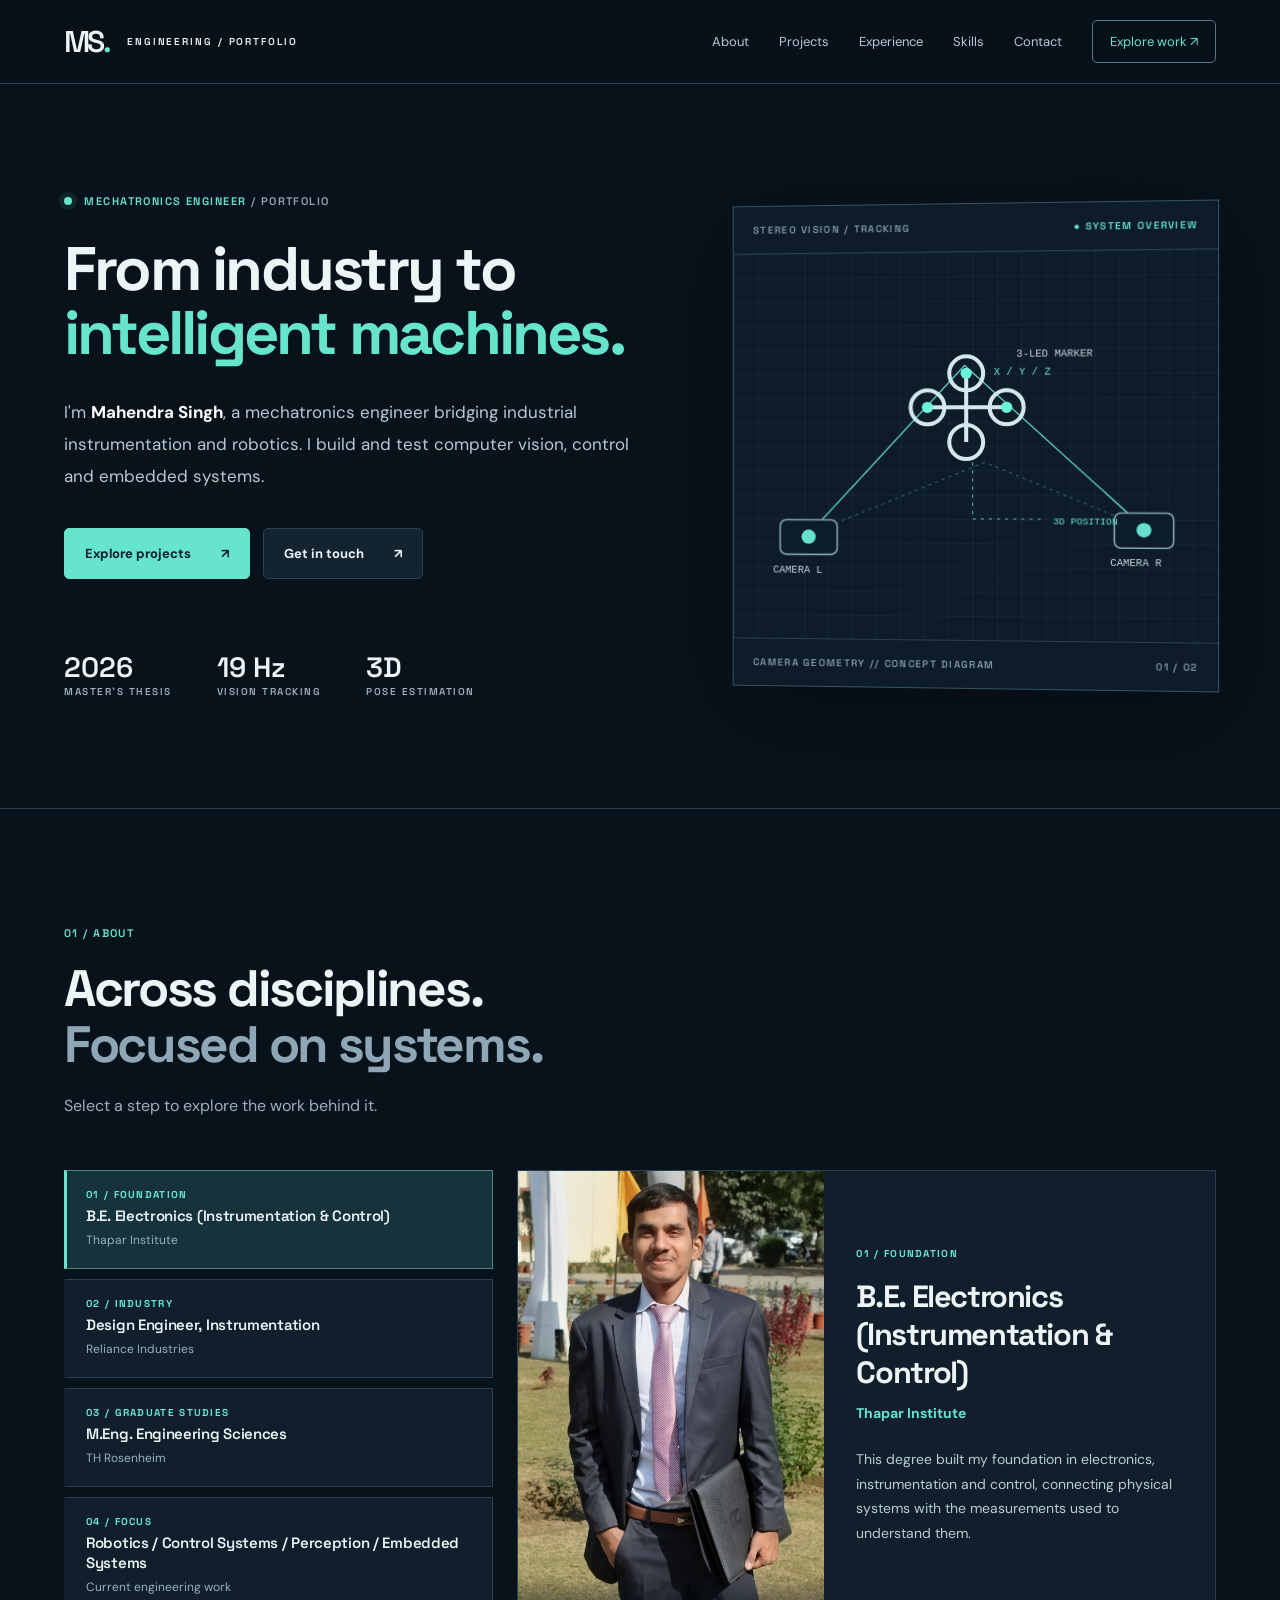
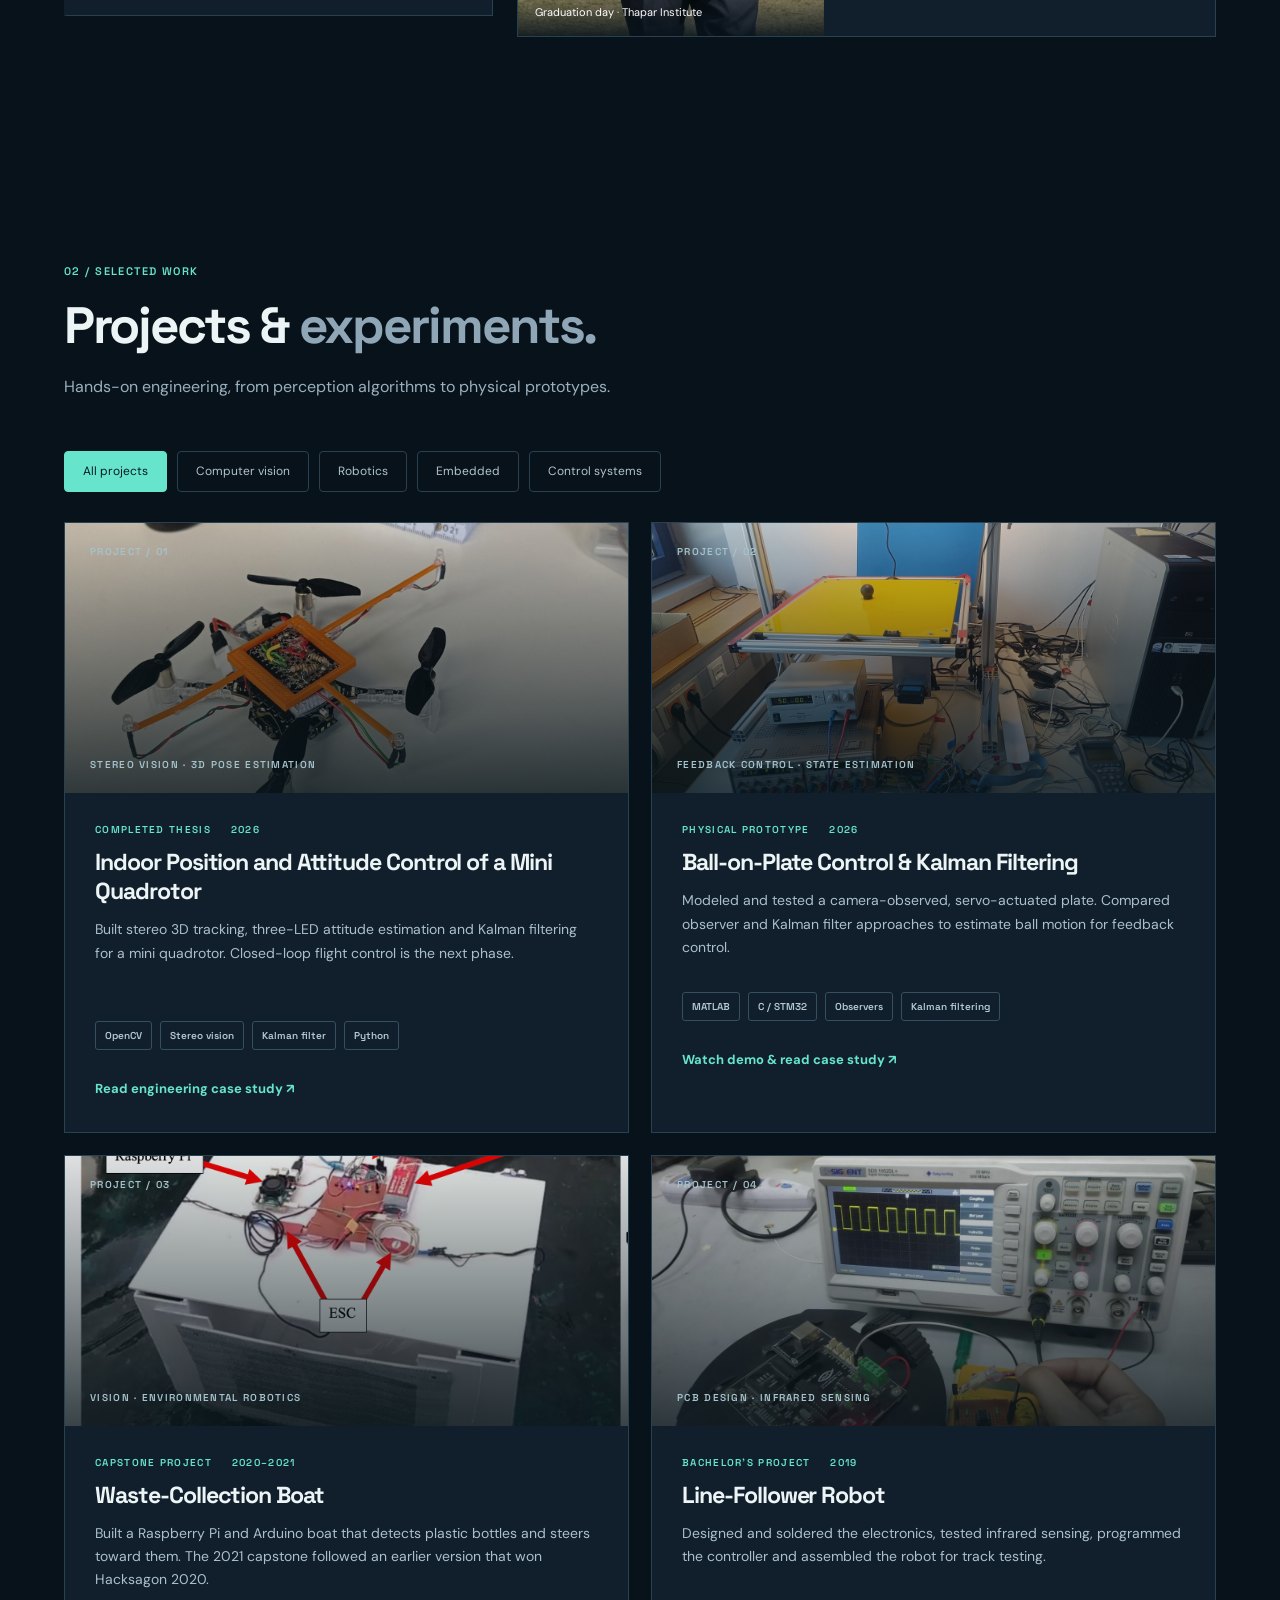
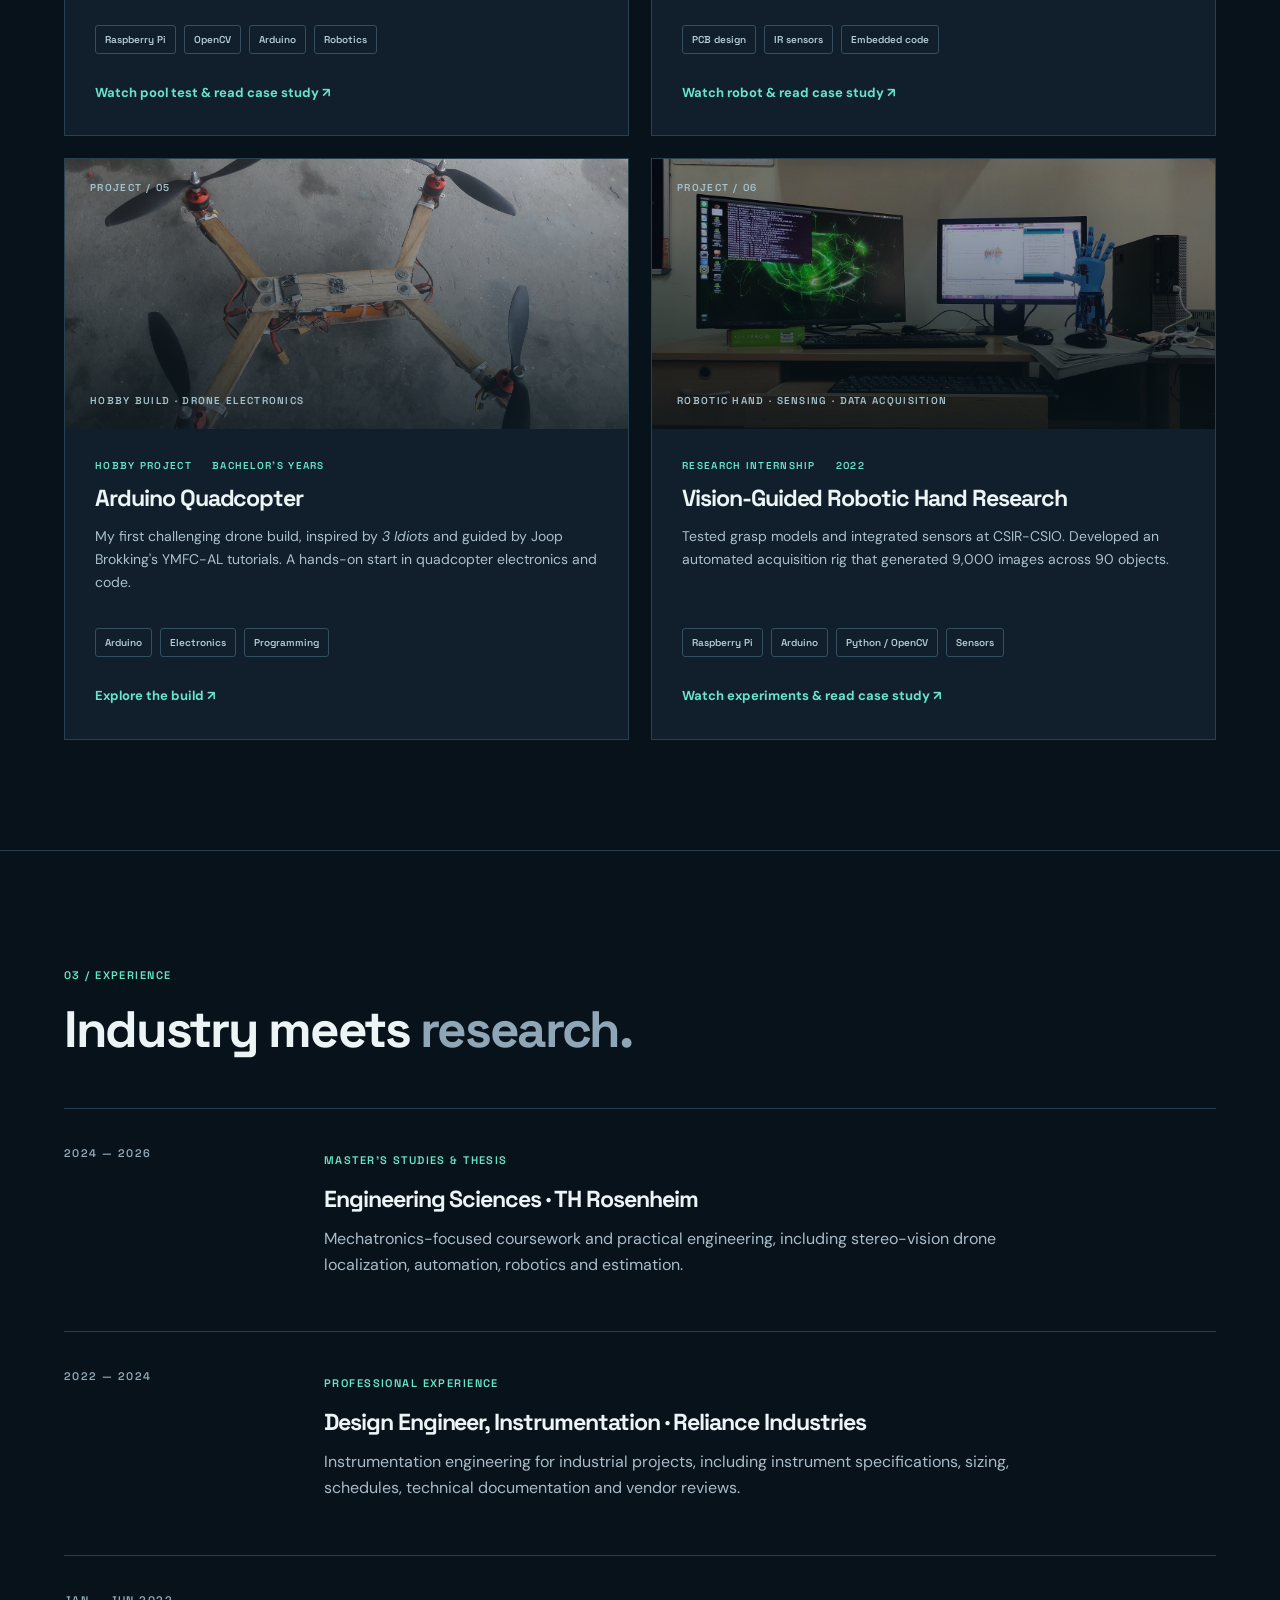
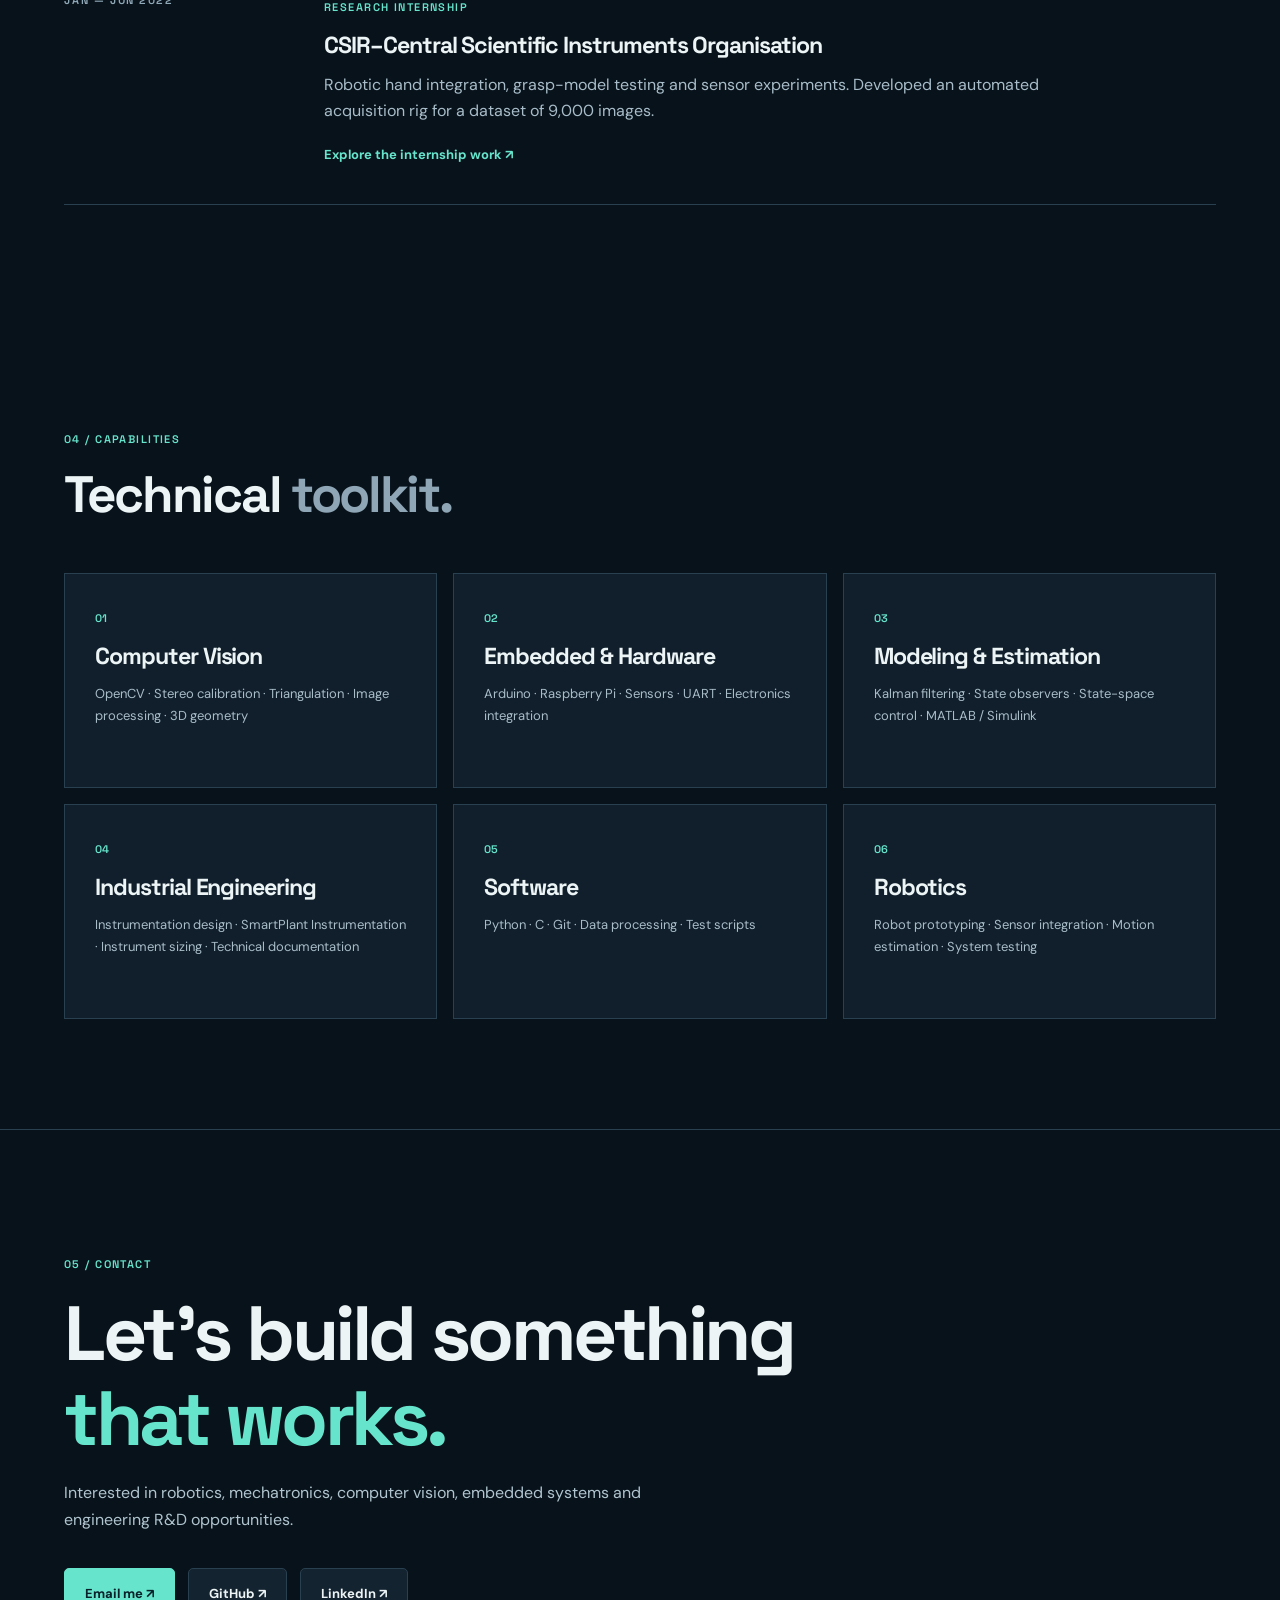
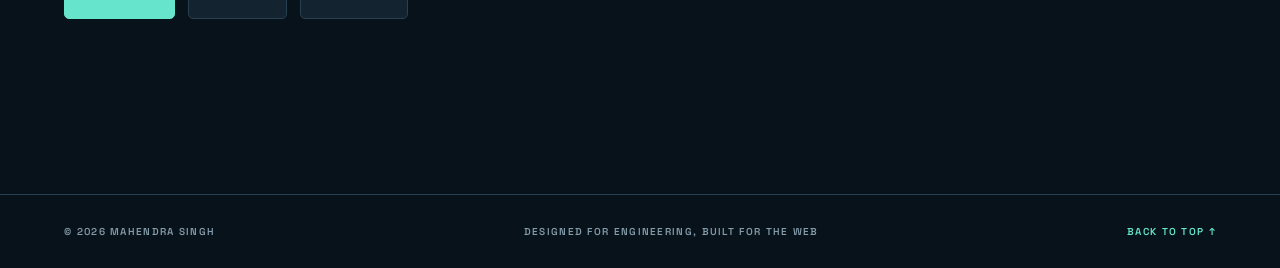
<file: index.html>
<!doctype html>
<html lang="en"><head><meta charset="utf-8"><meta name="viewport" content="width=device-width, initial-scale=1">
<meta name="description" content="Mahendra Singh is a mechatronics engineer with industrial instrumentation experience and robotics projects in computer vision, control and embedded systems.">
<title>Mahendra Singh | Engineering Portfolio</title><link rel="stylesheet" href="styles.css?v=8"></head>
<body>
<header class="topbar"><a class="brand" href="#home"><span class="brandmark">MS<span class="dot">.</span></span><span>ENGINEERING / PORTFOLIO</span></a><button class="menu" aria-label="Toggle navigation" aria-expanded="false">☰</button><nav id="nav"><a href="#about">About</a><a href="#projects">Projects</a><a href="#experience">Experience</a><a href="#skills">Skills</a><a href="#contact">Contact</a><a class="nav-cta" href="#projects">Explore work ↗</a></nav></header>
<main>
<section class="hero section" id="home"><div class="hero-content"><p class="eyebrow"><span class="pulse"></span> MECHATRONICS ENGINEER <span class="muted">/ PORTFOLIO</span></p><h1>From industry to<br><em>intelligent machines.</em></h1><p class="intro">I'm <strong>Mahendra Singh</strong>, a mechatronics engineer bridging industrial instrumentation and robotics. I build and test computer vision, control and embedded systems.</p><div class="actions"><a class="btn primary" href="#projects">Explore projects <span>↗</span></a><a class="btn secondary" href="#contact">Get in touch <span>↗</span></a></div><div class="hero-stats"><div><strong>2026</strong><small>MASTER'S THESIS</small></div><div><strong>19 Hz</strong><small>VISION TRACKING</small></div><div><strong>3D</strong><small>POSE ESTIMATION</small></div></div></div><div class="hero-visual"><div class="visual-head"><span>STEREO VISION / TRACKING</span><span class="green">● SYSTEM OVERVIEW</span></div><svg viewBox="0 0 600 480" role="img" aria-label="Conceptual stereo-camera drone localization diagram"><defs><pattern id="grid" width="30" height="30" patternUnits="userSpaceOnUse"><path d="M30 0H0V30" fill="none" stroke="#24394a" stroke-width=".7"/></pattern><linearGradient id="beam" x1="0" x2="1"><stop stop-color="#55d5c5" stop-opacity=".23"/><stop offset="1" stop-color="#55d5c5" stop-opacity="0"/></linearGradient></defs><rect width="600" height="480" fill="url(#grid)"/><path d="M95 350L290 140L510 340" fill="none" stroke="#4c7186" stroke-dasharray="5 8"/><path d="M95 350L290 140L510 340" fill="none" stroke="#67e0cf" stroke-width="1.5"/><path d="M95 350L315 260L510 340" fill="none" stroke="#67e0cf" stroke-opacity=".5" stroke-dasharray="4 5"/><g stroke="#d5e8ef" stroke-width="5" fill="none"><path d="M244 192L342 192M292 150V235"/><circle cx="244" cy="192" r="21"/><circle cx="342" cy="192" r="21"/><circle cx="292" cy="150" r="21"/><circle cx="292" cy="235" r="21"/></g><g fill="#6cf5da"><circle cx="292" cy="150" r="7"/><circle cx="244" cy="192" r="7"/><circle cx="342" cy="192" r="7"/></g><g fill="#0c1c28" stroke="#83a1b1" stroke-width="2"><rect x="59" y="332" width="72" height="43" rx="8"/><rect x="474" y="322" width="72" height="43" rx="8"/></g><g fill="#67e0cf"><circle cx="95" cy="353" r="9"/><circle cx="510" cy="343" r="9"/></g><g font-family="monospace" font-size="13" fill="#c2d4df"><text x="50" y="398">CAMERA L</text><text x="469" y="387">CAMERA R</text><text x="354" y="130">3-LED MARKER</text><text x="326" y="152" fill="#67e0cf">X / Y / Z</text></g><path d="M300 260v70h90" fill="none" stroke="#67e0cf" stroke-dasharray="4 6"/><text x="399" y="336" font-family="monospace" font-size="12" fill="#67e0cf">3D POSITION</text></svg><div class="visual-foot"><span>CAMERA GEOMETRY // CONCEPT DIAGRAM</span><span>01 / 02</span></div></div></section>
<section class="section about" id="about"><div class="section-head"><span class="section-number">01 / ABOUT</span><h2>Across disciplines.<br><span class="dim">Focused on systems.</span></h2><p>Select a step to explore the work behind it.</p></div><div class="milestone-layout"><div class="milestone-tabs" role="tablist" aria-label="Professional journey">
<button class="milestone-tab is-active" id="milestone-tab-foundation" type="button" role="tab" aria-controls="milestone-foundation" aria-selected="true" tabindex="0" data-milestone-tab="foundation"><span class="milestone-index">01 / FOUNDATION</span><strong>B.E. Electronics (Instrumentation &amp; Control)</strong><small>Thapar Institute</small></button>
<button class="milestone-tab" id="milestone-tab-industry" type="button" role="tab" aria-controls="milestone-industry" aria-selected="false" tabindex="-1" data-milestone-tab="industry"><span class="milestone-index">02 / INDUSTRY</span><strong>Design Engineer, Instrumentation</strong><small>Reliance Industries</small></button>
<button class="milestone-tab" id="milestone-tab-graduate" type="button" role="tab" aria-controls="milestone-graduate" aria-selected="false" tabindex="-1" data-milestone-tab="graduate"><span class="milestone-index">03 / GRADUATE STUDIES</span><strong>M.Eng. Engineering Sciences</strong><small>TH Rosenheim</small></button>
<button class="milestone-tab" id="milestone-tab-focus" type="button" role="tab" aria-controls="milestone-focus" aria-selected="false" tabindex="-1" data-milestone-tab="focus"><span class="milestone-index">04 / FOCUS</span><strong>Robotics / Control Systems / Perception / Embedded Systems</strong><small>Current engineering work</small></button>
</div><div class="milestone-panels">
<article class="milestone-panel is-active" id="milestone-foundation" role="tabpanel" aria-labelledby="milestone-tab-foundation"><figure><img src="assets/profile/graduation.jpg" width="1284" height="1800" loading="lazy" alt="Mahendra Singh on graduation day, holding his degree folder"><figcaption>Graduation day · Thapar Institute</figcaption></figure><div class="milestone-copy"><span class="milestone-index">01 / FOUNDATION</span><h3>B.E. Electronics (Instrumentation &amp; Control)</h3><p class="milestone-org">Thapar Institute</p><p>This degree built my foundation in electronics, instrumentation and control, connecting physical systems with the measurements used to understand them.</p></div></article>
<article class="milestone-panel" id="milestone-industry" role="tabpanel" aria-labelledby="milestone-tab-industry" hidden><figure><img src="assets/profile/reliance.jpg" width="599" height="969" loading="lazy" alt="Mahendra Singh in engineering safety wear at Reliance Industries"><figcaption>Instrumentation engineering · Reliance Industries</figcaption></figure><div class="milestone-copy"><span class="milestone-index">02 / INDUSTRY</span><h3>Design Engineer, Instrumentation</h3><p class="milestone-org">Reliance Industries · 2022–2024</p><p>I worked on instrument specifications, sizing, technical documentation and vendor reviews for industrial projects.</p></div></article>
<article class="milestone-panel" id="milestone-graduate" role="tabpanel" aria-labelledby="milestone-tab-graduate" hidden><figure><img src="assets/profile/mahendra1.jpg" width="2252" height="4000" loading="lazy" alt="Mahendra Singh at an engineering exhibition during his master’s studies"><figcaption>Mahendra Singh · master’s studies</figcaption></figure><div class="milestone-copy"><span class="milestone-index">03 / GRADUATE STUDIES</span><h3>M.Eng. Engineering Sciences</h3><p class="milestone-org">TH Rosenheim · 2024–2026</p><p>My graduate work moved toward mechatronics and robotics, including stereo-vision drone localization, state estimation and experimental validation.</p></div></article>
<article class="milestone-panel" id="milestone-focus" role="tabpanel" aria-labelledby="milestone-tab-focus" hidden><figure><img src="assets/drone/three-led-marker-web.jpg" width="787" height="1400" loading="lazy" alt="Mini quadrotor with a custom three-LED marker used for vision-based localization"><figcaption>Vision-based drone localization · project hardware</figcaption></figure><div class="milestone-copy"><span class="milestone-index">04 / FOCUS</span><h3>Robotics, control, perception and embedded systems</h3><p class="milestone-org">From measurements to working prototypes</p><p>I combine sensing, software and hardware, then test how the whole system performs. The drone and ball-on-plate projects show this approach in practice.</p><a class="text-link" href="#projects">Explore selected projects ↗</a></div></article>
</div></div></section>
<section class="section projects" id="projects"><div class="section-head"><span class="section-number">02 / SELECTED WORK</span><h2>Projects &amp; <span class="dim">experiments.</span></h2><p>Hands-on engineering, from perception algorithms to physical prototypes.</p></div><div class="filters" role="group" aria-label="Project filters"><button class="filter active" data-filter="all" aria-pressed="true">All projects</button><button class="filter" data-filter="vision" aria-pressed="false">Computer vision</button><button class="filter" data-filter="robotics" aria-pressed="false">Robotics</button><button class="filter" data-filter="embedded" aria-pressed="false">Embedded</button><button class="filter" data-filter="control" aria-pressed="false">Control systems</button></div><div class="project-grid">
<article class="project-card featured" data-tags="vision robotics embedded"><div class="project-art art-drone project-photo" style="background-image:linear-gradient(180deg,#07141a22,#07141acc),url('assets/drone/three-led-marker-web.jpg')"><span class="art-index">PROJECT / 01</span><span class="art-label">STEREO VISION · 3D POSE ESTIMATION</span></div><div class="project-body"><div class="tags"><span>COMPLETED THESIS</span><span>2026</span></div><h3>Indoor Position and Attitude Control of a Mini Quadrotor</h3><p>Built stereo 3D tracking, three-LED attitude estimation and Kalman filtering for a mini quadrotor. Closed-loop flight control is the next phase.</p><div class="chips"><span>OpenCV</span><span>Stereo vision</span><span>Kalman filter</span><span>Python</span></div><a class="text-link" href="drone-tracking.html">Read engineering case study ↗</a></div></article>

<article class="project-card" data-tags="vision robotics embedded control"><div class="project-art project-photo art-ball" style="background-image:linear-gradient(180deg,#07141a22,#07141acc),url('assets/ball-on-plate/plate-setup.jpg')"><span class="art-index">PROJECT / 02</span><span class="art-label">FEEDBACK CONTROL · STATE ESTIMATION</span></div><div class="project-body"><div class="tags"><span>PHYSICAL PROTOTYPE</span><span>2026</span></div><h3>Ball-on-Plate Control &amp; Kalman Filtering</h3><p>Modeled and tested a camera-observed, servo-actuated plate. Compared observer and Kalman filter approaches to estimate ball motion for feedback control.</p><div class="chips"><span>MATLAB</span><span>C / STM32</span><span>Observers</span><span>Kalman filtering</span></div><a class="text-link" href="ball-on-plate.html">Watch demo &amp; read case study ↗</a></div></article>
<article class="project-card" data-tags="robotics vision embedded"><div class="project-art project-photo art-waste" style="background-image:linear-gradient(180deg,#07141a22,#07141acc),url('assets/boat/boat-hardware.png')"><span class="art-index">PROJECT / 03</span><span class="art-label">VISION · ENVIRONMENTAL ROBOTICS</span></div><div class="project-body"><div class="tags"><span>CAPSTONE PROJECT</span><span>2020–2021</span></div><h3>Waste-Collection Boat</h3><p>Built a Raspberry Pi and Arduino boat that detects plastic bottles and steers toward them. The 2021 capstone followed an earlier version that won Hacksagon 2020.</p><div class="chips"><span>Raspberry Pi</span><span>OpenCV</span><span>Arduino</span><span>Robotics</span></div><a class="text-link" href="waste-collection-boat.html">Watch pool test &amp; read case study ↗</a></div></article>
<article class="project-card" data-tags="robotics embedded"><div class="project-art project-photo art-line" style="background-image:linear-gradient(180deg,#07141a22,#07141acc),url('assets/line-follower/bench-test.jpg')"><span class="art-index">PROJECT / 04</span><span class="art-label">PCB DESIGN · INFRARED SENSING</span></div><div class="project-body"><div class="tags"><span>BACHELOR'S PROJECT</span><span>2019</span></div><h3>Line-Follower Robot</h3><p>Designed and soldered the electronics, tested infrared sensing, programmed the controller and assembled the robot for track testing.</p><div class="chips"><span>PCB design</span><span>IR sensors</span><span>Embedded code</span></div><a class="text-link" href="line-follower.html">Watch robot &amp; read case study ↗</a></div></article>
<article class="project-card" data-tags="robotics embedded control"><div class="project-art project-photo art-quadcopter" style="background-image:linear-gradient(180deg,#07141a22,#07141acc),url('assets/quadcopter/assembled.jpg')"><span class="art-index">PROJECT / 05</span><span class="art-label">HOBBY BUILD · DRONE ELECTRONICS</span></div><div class="project-body"><div class="tags"><span>HOBBY PROJECT</span><span>BACHELOR'S YEARS</span></div><h3>Arduino Quadcopter</h3><p>My first challenging drone build, inspired by <em>3 Idiots</em> and guided by Joop Brokking's YMFC-AL tutorials. A hands-on start in quadcopter electronics and code.</p><div class="chips"><span>Arduino</span><span>Electronics</span><span>Programming</span></div><a class="text-link" href="arduino-quadcopter.html">Explore the build ↗</a></div></article>
<article class="project-card" data-tags="vision embedded robotics"><div class="project-art project-photo art-csio" style="background-image:linear-gradient(180deg,#07141a22,#07141acc),url('assets/csio/workbench.jpg')"><span class="art-index">PROJECT / 06</span><span class="art-label">ROBOTIC HAND · SENSING · DATA ACQUISITION</span></div><div class="project-body"><div class="tags"><span>RESEARCH INTERNSHIP</span><span>2022</span></div><h3>Vision-Guided Robotic Hand Research</h3><p>Tested grasp models and integrated sensors at CSIR-CSIO. Developed an automated acquisition rig that generated 9,000 images across 90 objects.</p><div class="chips"><span>Raspberry Pi</span><span>Arduino</span><span>Python / OpenCV</span><span>Sensors</span></div><a class="text-link" href="csio-robotic-hand.html">Watch experiments &amp; read case study ↗</a></div></article>
</div></section>
<section class="section experience" id="experience"><div class="section-head"><span class="section-number">03 / EXPERIENCE</span><h2>Industry meets <span class="dim">research.</span></h2></div><div class="timeline"><div class="timeline-item"><div class="time">2024 — 2026</div><div><span class="eyebrow">MASTER'S STUDIES &amp; THESIS</span><h3>Engineering Sciences · TH Rosenheim</h3><p>Mechatronics-focused coursework and practical engineering, including stereo-vision drone localization, automation, robotics and estimation.</p></div></div><div class="timeline-item"><div class="time">2022 — 2024</div><div><span class="eyebrow">PROFESSIONAL EXPERIENCE</span><h3>Design Engineer, Instrumentation · Reliance Industries</h3><p>Instrumentation engineering for industrial projects, including instrument specifications, sizing, schedules, technical documentation and vendor reviews.</p></div></div><div class="timeline-item"><div class="time">JAN — JUN 2022</div><div><span class="eyebrow">RESEARCH INTERNSHIP</span><h3>CSIR–Central Scientific Instruments Organisation</h3><p>Robotic hand integration, grasp-model testing and sensor experiments. Developed an automated acquisition rig for a dataset of 9,000 images.</p><a class="text-link" href="csio-robotic-hand.html">Explore the internship work ↗</a></div></div></div></section>
<section class="section skills" id="skills"><div class="section-head"><span class="section-number">04 / CAPABILITIES</span><h2>Technical <span class="dim">toolkit.</span></h2></div><div class="skills-grid"><div class="skill-box"><span>01</span><h3>Computer Vision</h3><p>OpenCV · Stereo calibration · Triangulation · Image processing · 3D geometry</p></div><div class="skill-box"><span>02</span><h3>Embedded &amp; Hardware</h3><p>Arduino · Raspberry Pi · Sensors · UART · Electronics integration</p></div><div class="skill-box"><span>03</span><h3>Modeling &amp; Estimation</h3><p>Kalman filtering · State observers · State-space control · MATLAB / Simulink</p></div><div class="skill-box"><span>04</span><h3>Industrial Engineering</h3><p>Instrumentation design · SmartPlant Instrumentation · Instrument sizing · Technical documentation</p></div><div class="skill-box"><span>05</span><h3>Software</h3><p>Python · C · Git · Data processing · Test scripts</p></div><div class="skill-box"><span>06</span><h3>Robotics</h3><p>Robot prototyping · Sensor integration · Motion estimation · System testing</p></div></div></section>
<section class="section contact" id="contact"><span class="section-number">05 / CONTACT</span><h2>Let's build something<br><em>that works.</em></h2><p>Interested in robotics, mechatronics, computer vision, embedded systems and engineering R&amp;D opportunities.</p><div class="actions"><a class="btn primary" href="mailto:mahendra7754singh@gmail.com?subject=Engineering%20Portfolio%20Inquiry">Email me ↗</a><a class="btn secondary" href="https://github.com/Mahendra7754" target="_blank" rel="noopener">GitHub ↗</a><a class="btn secondary" href="https://www.linkedin.com/in/mahendra-singh-7754s/" target="_blank" rel="noopener">LinkedIn ↗</a></div></section>
</main><footer><span>© <span id="year">2026</span> MAHENDRA SINGH</span><span>DESIGNED FOR ENGINEERING, BUILT FOR THE WEB</span><a href="#home">BACK TO TOP ↑</a></footer><script src="script.js?v=5"></script></body></html>
</file>
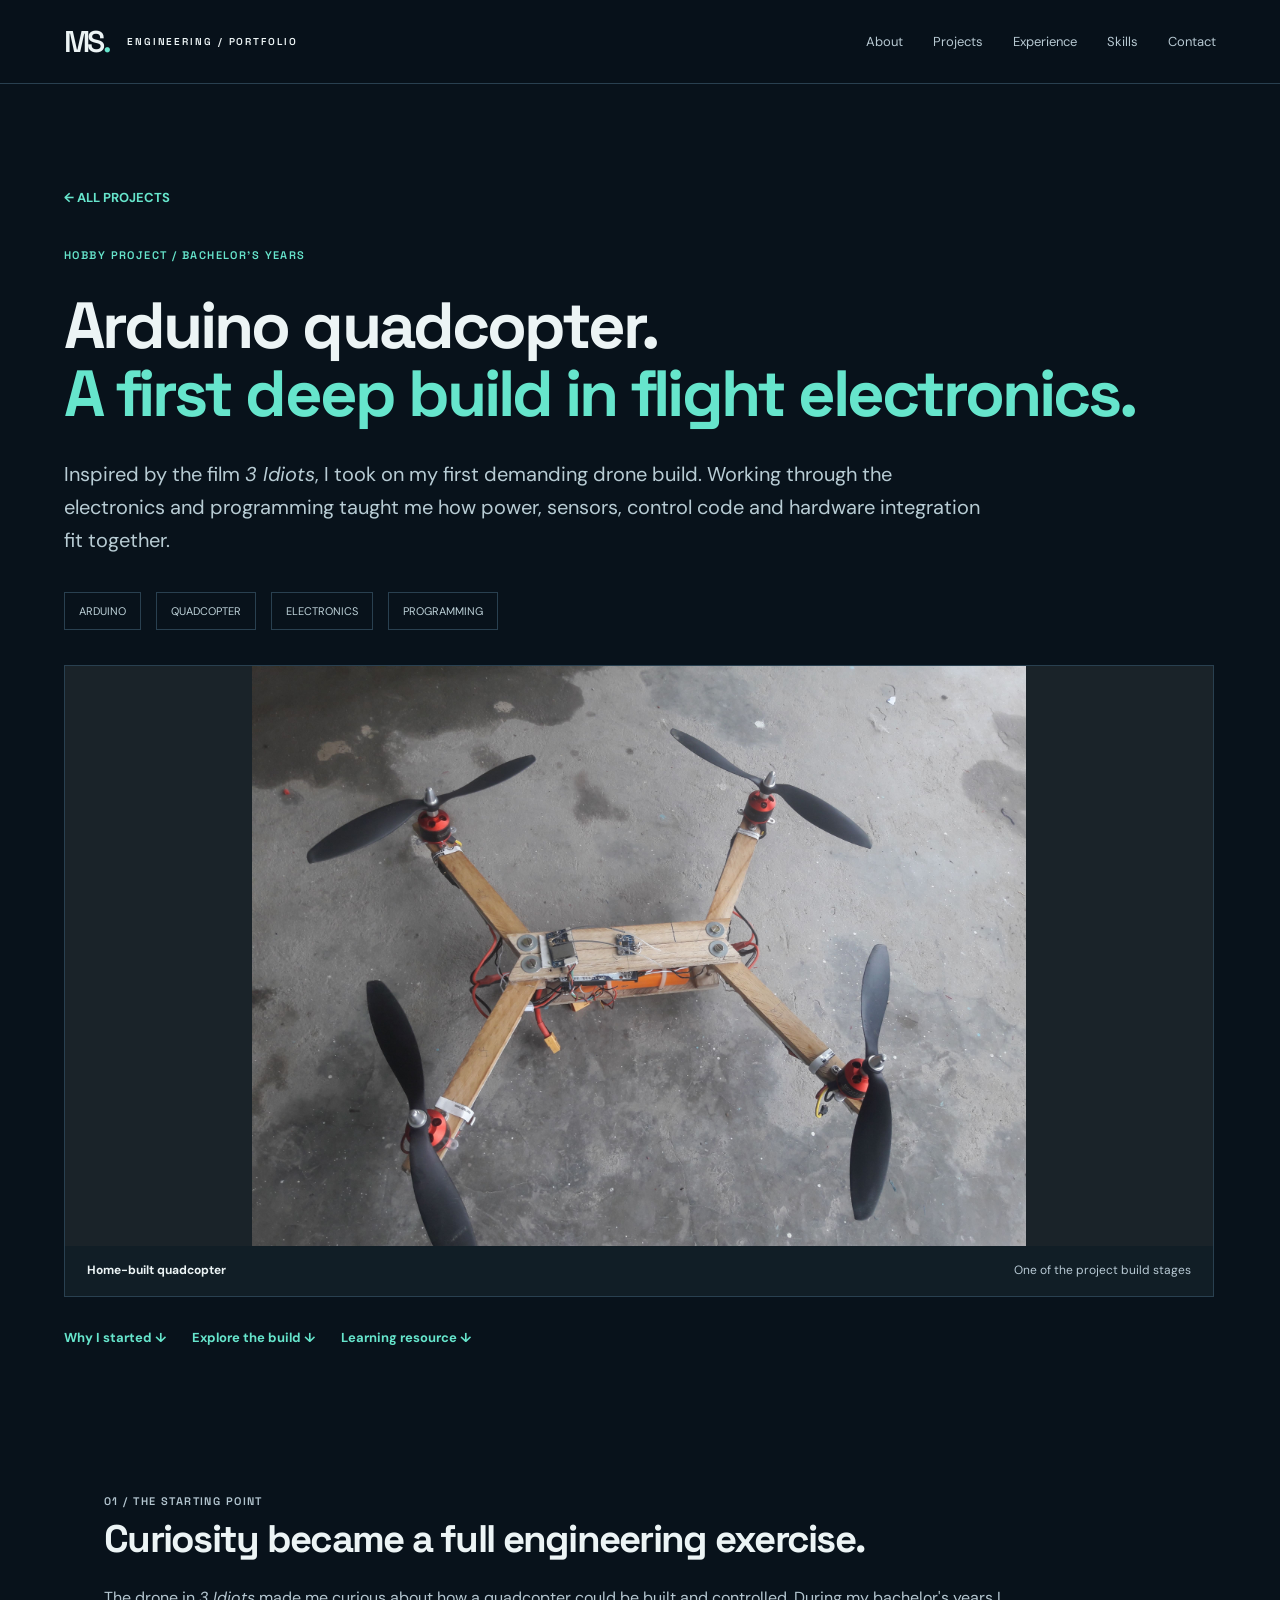
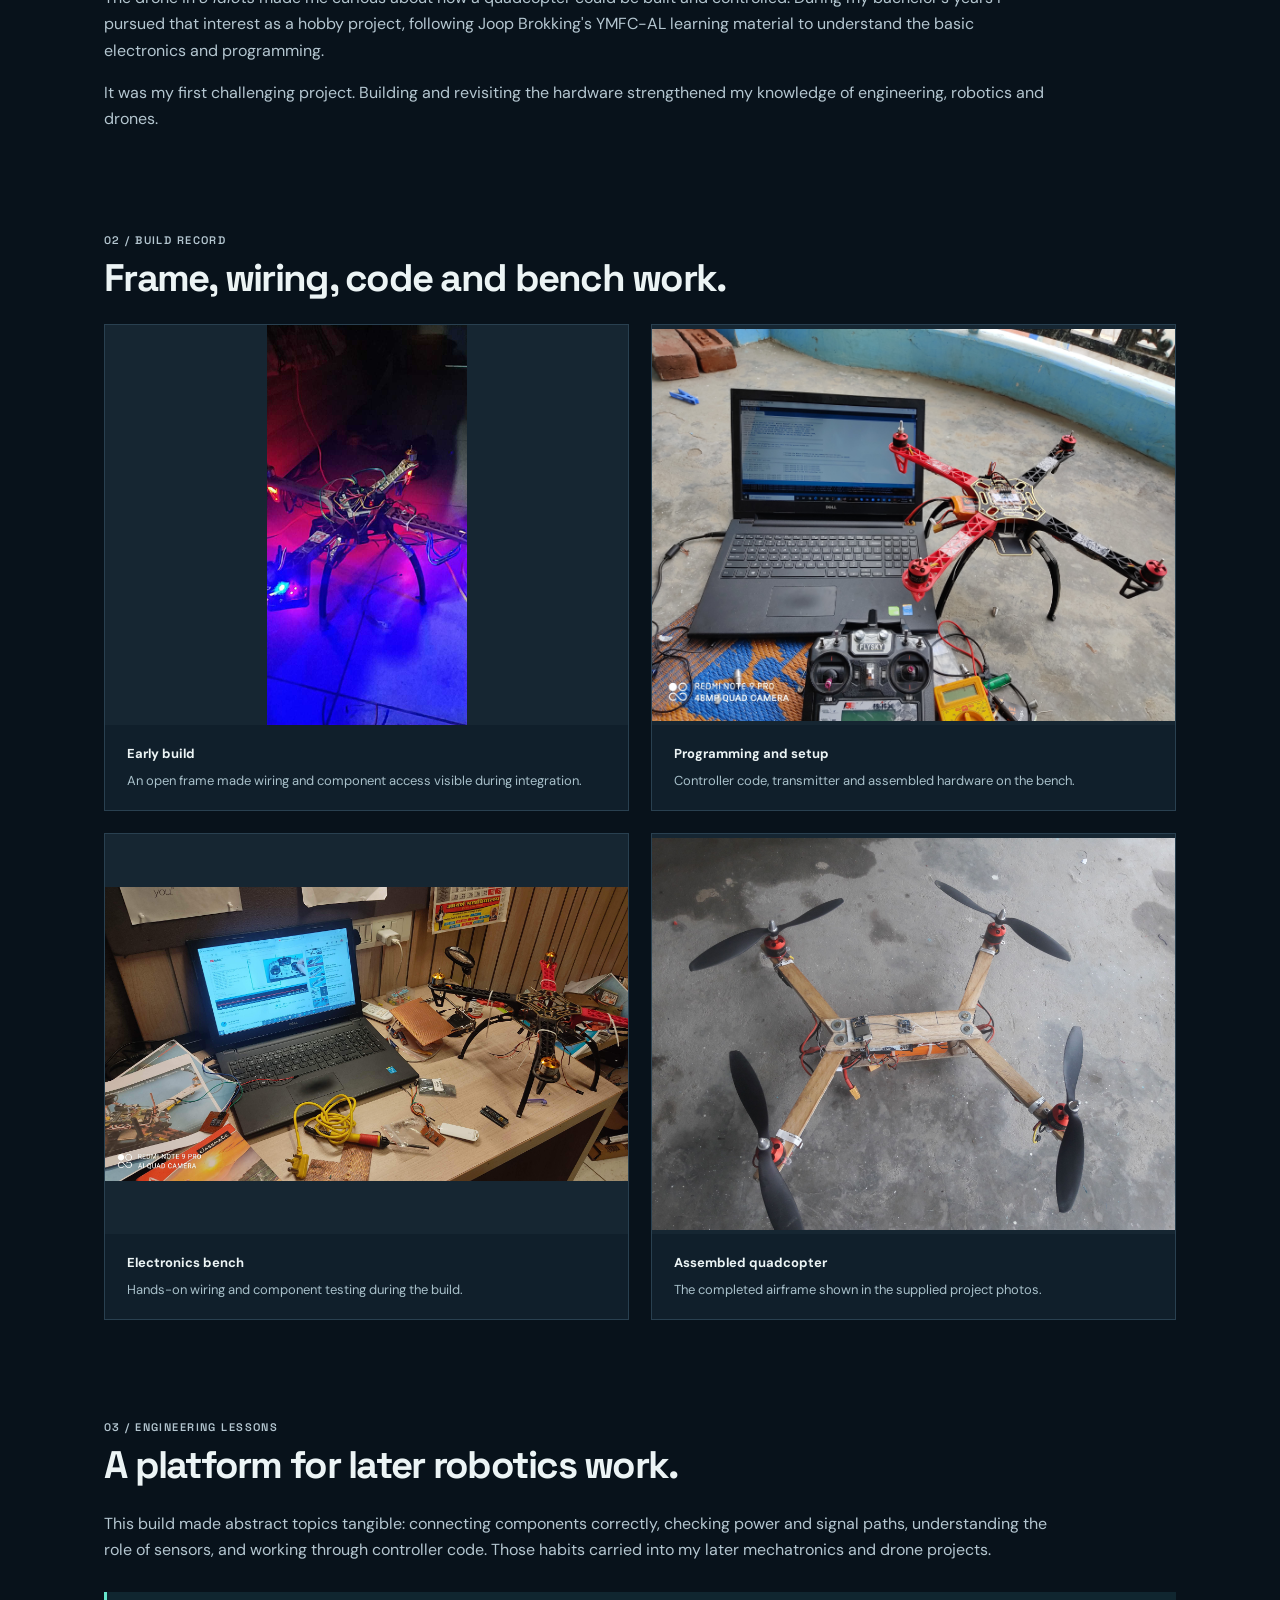
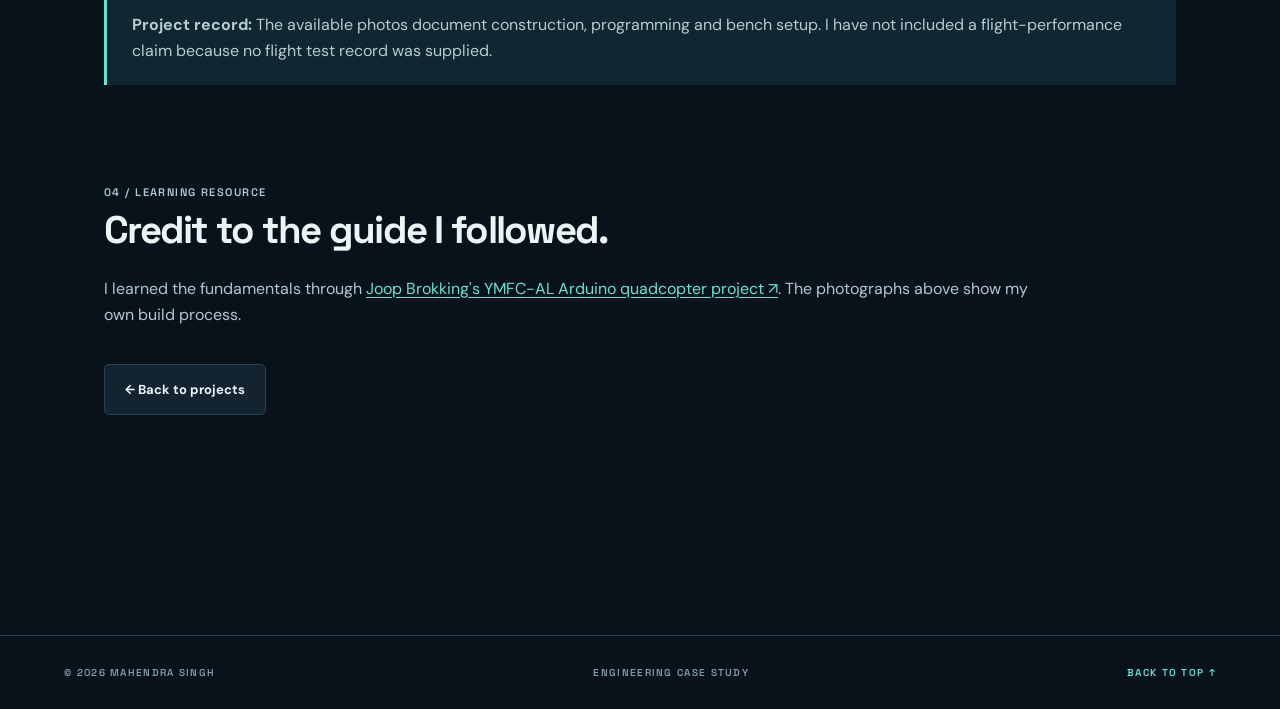
<file: arduino-quadcopter.html>
<!doctype html>
<html lang="en"><head><meta charset="utf-8"><meta name="viewport" content="width=device-width, initial-scale=1">
<meta name="description" content="Mahendra Singh’s first challenging bachelor’s hobby project: building and programming an Arduino-based quadcopter, guided by Joop Brokking’s YMFC-AL tutorials."><title>Arduino Quadcopter | Mahendra Singh</title><link rel="stylesheet" href="styles.css?v=7"></head>
<body class="project-case" id="top"><header class="topbar"><a class="brand" href="index.html"><span class="brandmark">MS<span class="dot">.</span></span><span>ENGINEERING / PORTFOLIO</span></a><button class="menu" aria-label="Toggle navigation" aria-expanded="false">☰</button><nav id="nav"><a href="index.html#about">About</a><a href="index.html#projects">Projects</a><a href="index.html#experience">Experience</a><a href="index.html#skills">Skills</a><a href="index.html#contact">Contact</a></nav></header><main>
<section class="section case-hero case-hero-v3"><a class="back" href="index.html#projects">← ALL PROJECTS</a>
<p class="eyebrow case-kicker">HOBBY PROJECT / BACHELOR'S YEARS</p><h1>Arduino quadcopter.<br><em>A first deep build in flight electronics.</em></h1>
<p class="case-intro">Inspired by the film <cite>3 Idiots</cite>, I took on my first demanding drone build. Working through the electronics and programming taught me how power, sensors, control code and hardware integration fit together.</p>
<div class="case-meta"><span>ARDUINO</span><span>QUADCOPTER</span><span>ELECTRONICS</span><span>PROGRAMMING</span></div>
<div class="case-hero-media"><img src="assets/quadcopter/assembled.jpg" alt="Home-built quadcopter with four motors and propellers photographed from above" fetchpriority="high"><div class="case-hero-caption"><strong>Home-built quadcopter</strong><span>One of the project build stages</span></div></div>
<div class="jump-links"><a href="#story">Why I started ↓</a><a href="#build">Explore the build ↓</a><a href="#credit">Learning resource ↓</a></div></section>
<div class="case-content case-content-v3"><section id="story"><p class="eyebrow">01 / THE STARTING POINT</p><h2>Curiosity became a full engineering exercise.</h2><p>The drone in <cite>3 Idiots</cite> made me curious about how a quadcopter could be built and controlled. During my bachelor's years I pursued that interest as a hobby project, following Joop Brokking's YMFC-AL learning material to understand the basic electronics and programming.</p><p>It was my first challenging project. Building and revisiting the hardware strengthened my knowledge of engineering, robotics and drones.</p></section>
<section id="build"><p class="eyebrow">02 / BUILD RECORD</p><h2>Frame, wiring, code and bench work.</h2><div class="hardware-grid">
<figure class="figure-card"><button class="zoom-media" data-full="assets/quadcopter/first-build.jpg" data-caption="Early quadcopter electronics and frame build" aria-label="Enlarge early quadcopter build photo"><img src="assets/quadcopter/first-build.jpg" alt="Early quadcopter prototype with exposed wiring and illuminated electronics" loading="lazy"></button><figcaption><strong>Early build</strong><span>An open frame made wiring and component access visible during integration.</span></figcaption></figure>
<figure class="figure-card"><button class="zoom-media" data-full="assets/quadcopter/programming.jpg" data-caption="Quadcopter programming and transmitter setup" aria-label="Enlarge quadcopter programming photo"><img src="assets/quadcopter/programming.jpg" alt="Quadcopter beside a laptop showing code, radio transmitter and test equipment" loading="lazy"></button><figcaption><strong>Programming and setup</strong><span>Controller code, transmitter and assembled hardware on the bench.</span></figcaption></figure>
<figure class="figure-card"><button class="zoom-media" data-full="assets/quadcopter/bench-work.jpg" data-caption="Quadcopter electronics workbench" aria-label="Enlarge quadcopter workbench photo"><img src="assets/quadcopter/bench-work.jpg" alt="Quadcopter frame and electronics spread across a workbench with development laptop" loading="lazy"></button><figcaption><strong>Electronics bench</strong><span>Hands-on wiring and component testing during the build.</span></figcaption></figure>
<figure class="figure-card"><button class="zoom-media" data-full="assets/quadcopter/assembled.jpg" data-caption="Assembled home-built quadcopter" aria-label="Enlarge assembled quadcopter photo"><img src="assets/quadcopter/assembled.jpg" alt="Assembled four-motor quadcopter photographed from above" loading="lazy"></button><figcaption><strong>Assembled quadcopter</strong><span>The completed airframe shown in the supplied project photos.</span></figcaption></figure></div></section>
<section id="lessons"><p class="eyebrow">03 / ENGINEERING LESSONS</p><h2>A platform for later robotics work.</h2><p>This build made abstract topics tangible: connecting components correctly, checking power and signal paths, understanding the role of sensors, and working through controller code. Those habits carried into my later mechatronics and drone projects.</p><div class="note"><strong>Project record:</strong> The available photos document construction, programming and bench setup. I have not included a flight-performance claim because no flight test record was supplied.</div></section>
<section id="credit"><p class="eyebrow">04 / LEARNING RESOURCE</p><h2>Credit to the guide I followed.</h2><p>I learned the fundamentals through <a class="inline-link" href="http://www.brokking.net/ymfc-al_main.html" target="_blank" rel="noopener noreferrer">Joop Brokking's YMFC-AL Arduino quadcopter project ↗</a>. The photographs above show my own build process.</p><div class="actions"><a class="btn secondary" href="index.html#projects">← Back to projects</a></div></section></div></main><dialog id="image-lightbox" class="image-lightbox"><button class="lightbox-close" type="button" aria-label="Close enlarged image">Close ✕</button><img alt=""><p></p></dialog><footer><span>© <span id="year">2026</span> MAHENDRA SINGH</span><span>ENGINEERING CASE STUDY</span><a href="#top">BACK TO TOP ↑</a></footer><script src="script.js?v=5"></script></body></html>
</file>
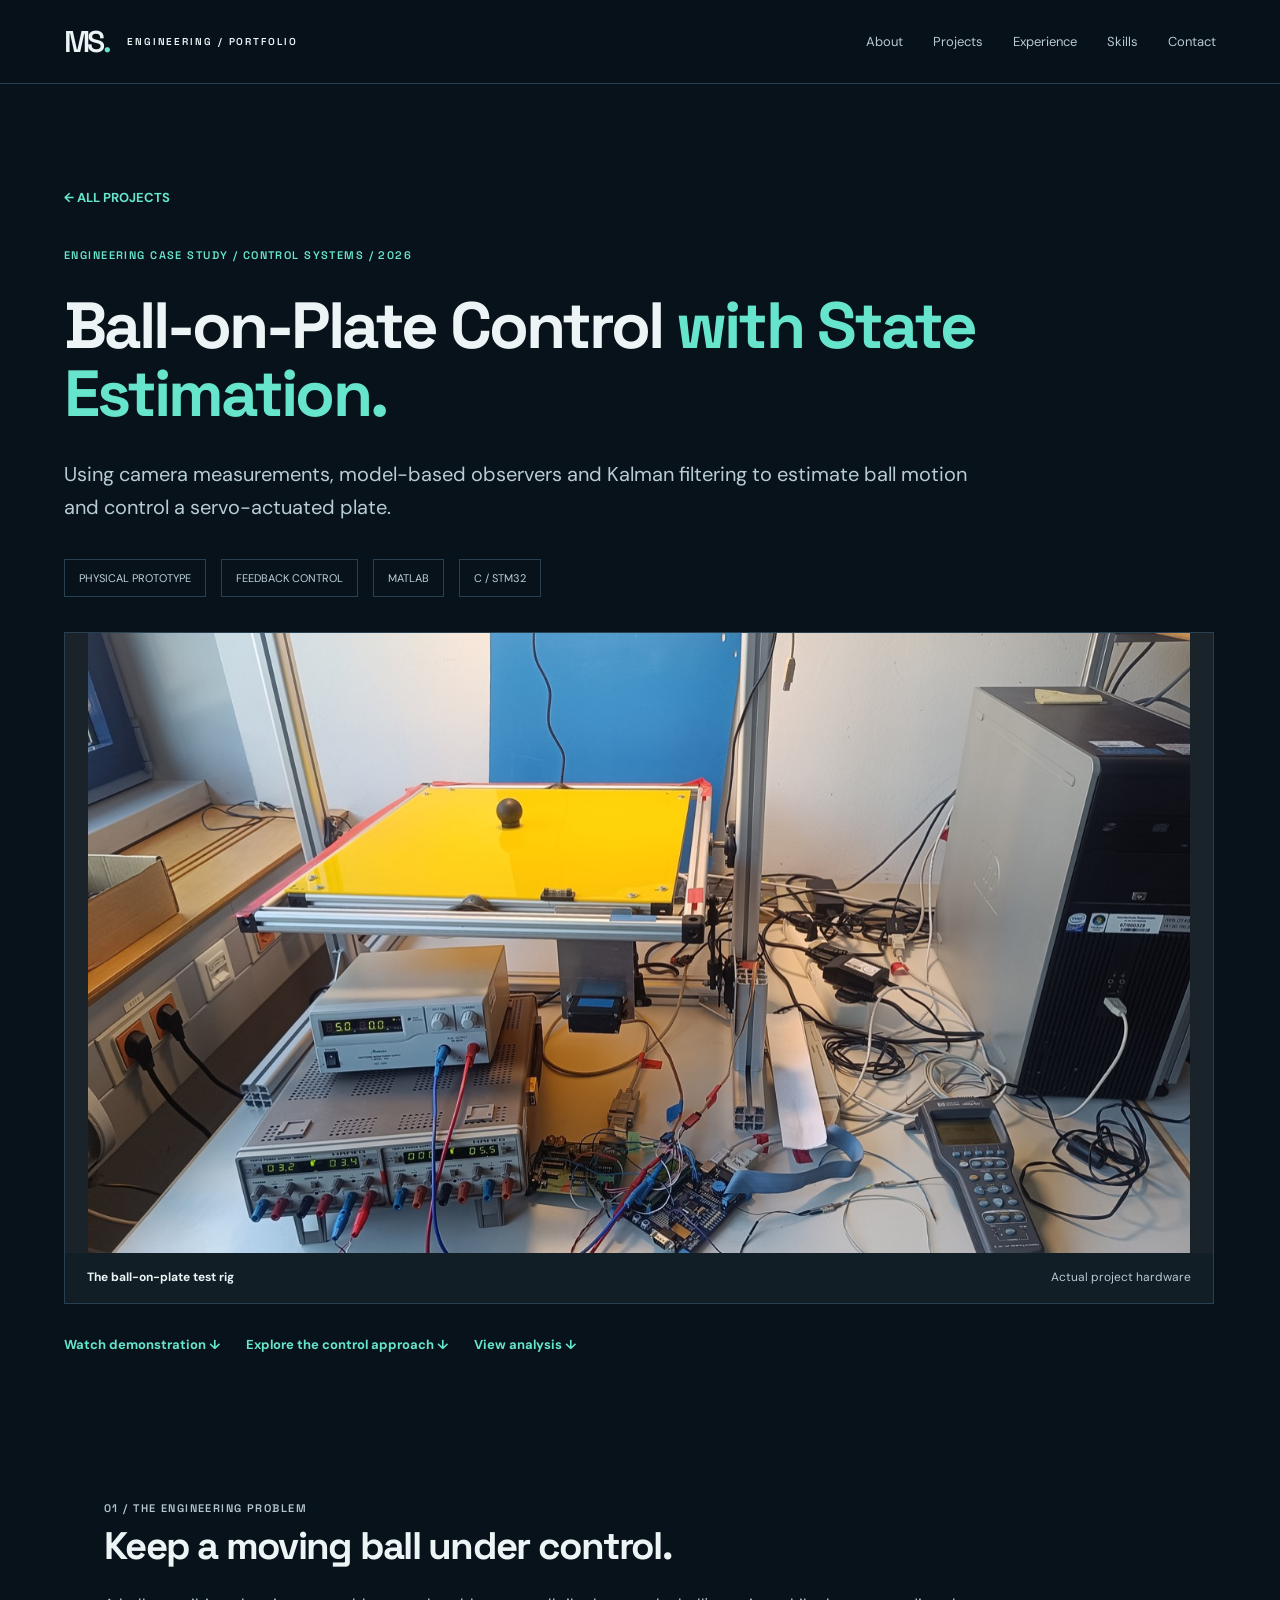
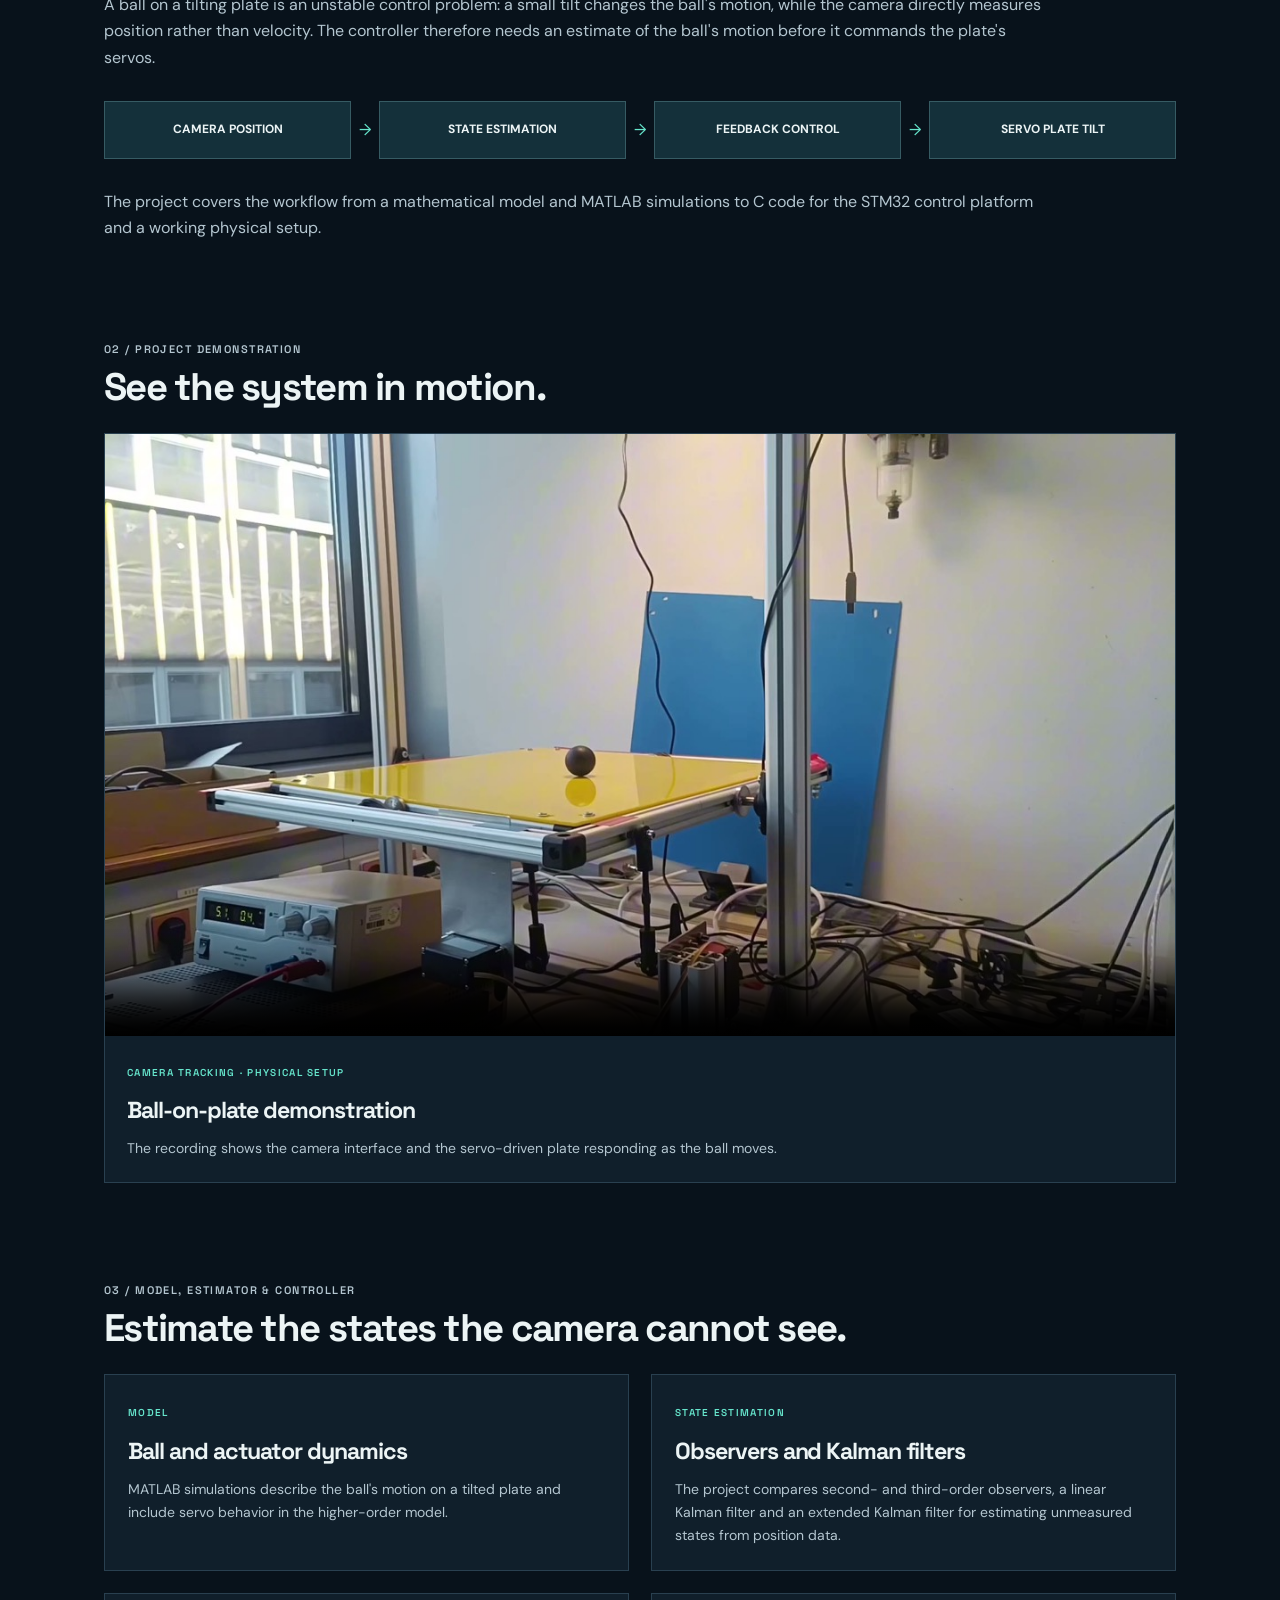
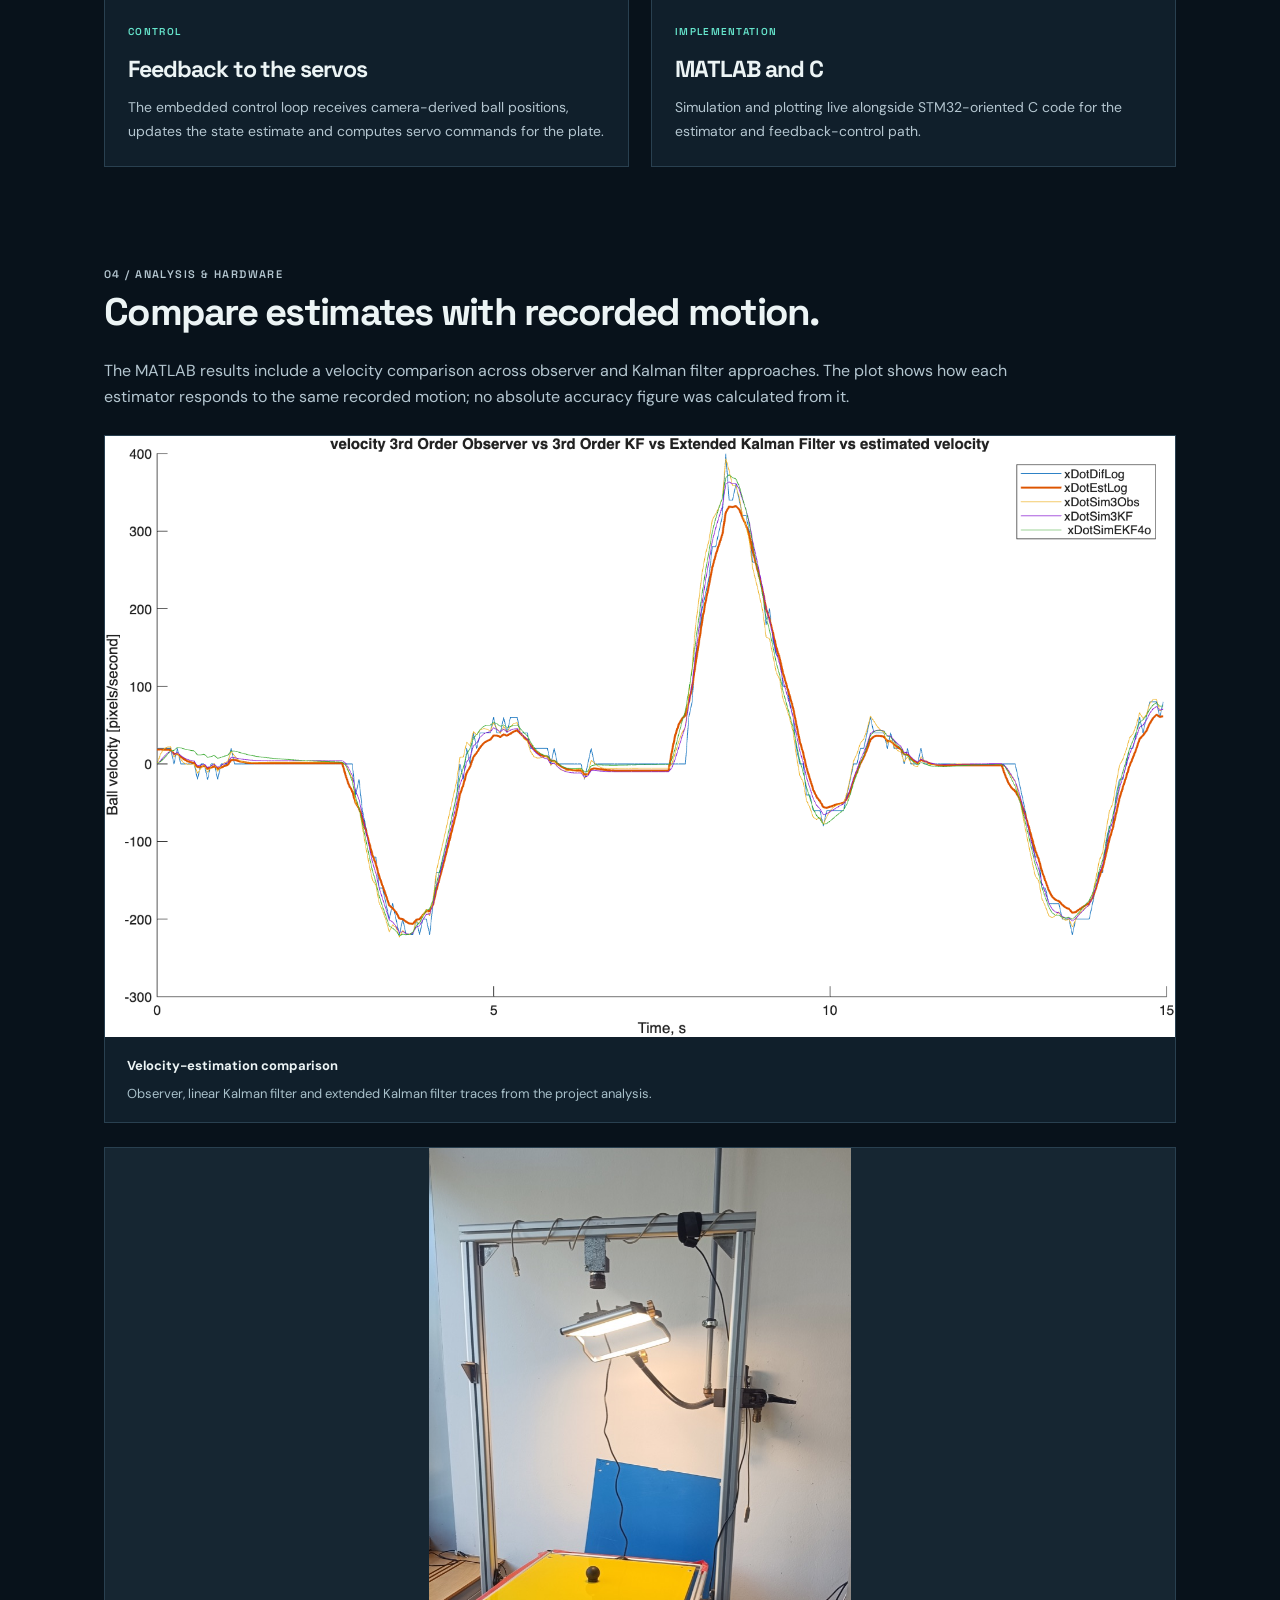
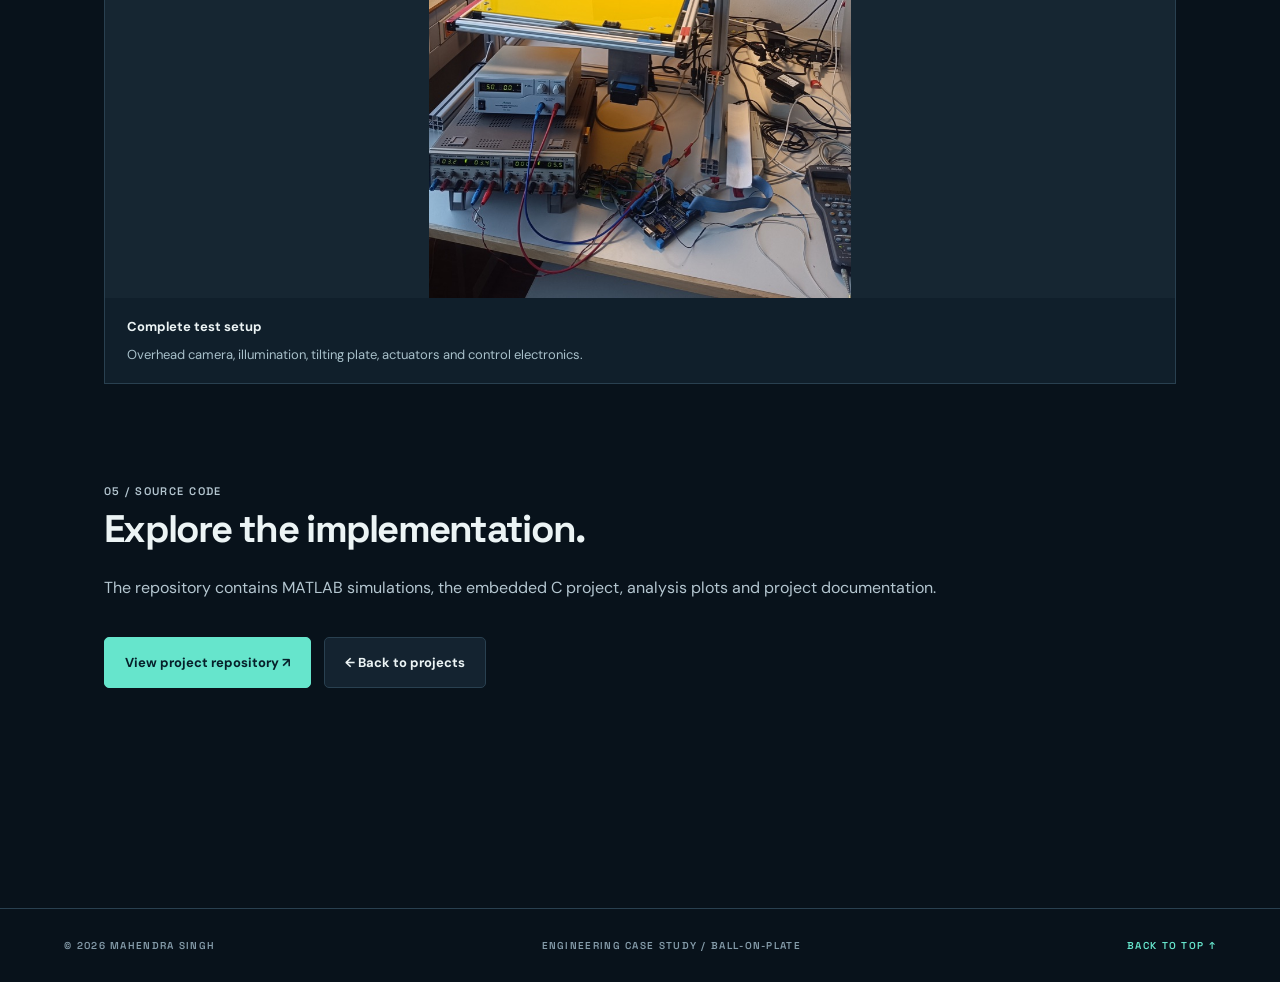
<file: ball-on-plate.html>
<!doctype html>
<html lang="en">
<head>
  <meta charset="utf-8">
  <meta name="viewport" content="width=device-width, initial-scale=1">
  <meta name="description" content="Ball-on-plate control project: camera measurements, state observers, Kalman filtering, MATLAB analysis and STM32 implementation.">
  <title>Ball-on-Plate Control | Mahendra Singh</title>
  <link rel="stylesheet" href="styles.css?v=3">
</head>
<body class="ball-case" id="top">
<header class="topbar">
  <a class="brand" href="index.html"><span class="brandmark">MS<span class="dot">.</span></span><span>ENGINEERING / PORTFOLIO</span></a>
  <button class="menu" aria-label="Toggle navigation" aria-expanded="false">☰</button>
  <nav id="nav"><a href="index.html#about">About</a><a href="index.html#projects">Projects</a><a href="index.html#experience">Experience</a><a href="index.html#skills">Skills</a><a href="index.html#contact">Contact</a></nav>
</header>
<main>
  <section class="section case-hero case-hero-v3">
    <a class="back" href="index.html#projects">← ALL PROJECTS</a>
    <p class="eyebrow" style="margin-top:38px">ENGINEERING CASE STUDY / CONTROL SYSTEMS / 2026</p>
    <h1>Ball-on-Plate Control <em>with State Estimation.</em></h1>
    <p class="case-intro">Using camera measurements, model-based observers and Kalman filtering to estimate ball motion and control a servo-actuated plate.</p>
    <div class="case-meta"><span>PHYSICAL PROTOTYPE</span><span>FEEDBACK CONTROL</span><span>MATLAB</span><span>C / STM32</span></div>
    <div class="case-hero-media">
      <img src="assets/ball-on-plate/plate-setup.jpg" alt="Yellow tilting plate with a ball, servo mechanism and electronics on a laboratory bench" fetchpriority="high">
      <div class="case-hero-caption"><strong>The ball-on-plate test rig</strong><span>Actual project hardware</span></div>
    </div>
    <div class="jump-links"><a href="#demonstration">Watch demonstration ↓</a><a href="#approach">Explore the control approach ↓</a><a href="#analysis">View analysis ↓</a></div>
  </section>

  <div class="case-content case-content-v3">
    <section id="problem">
      <p class="eyebrow">01 / THE ENGINEERING PROBLEM</p>
      <h2>Keep a moving ball under control.</h2>
      <p>A ball on a tilting plate is an unstable control problem: a small tilt changes the ball's motion, while the camera directly measures position rather than velocity. The controller therefore needs an estimate of the ball's motion before it commands the plate's servos.</p>
      <div class="pipeline case-pipeline" aria-label="Ball-on-plate feedback loop">
        <div class="pipe">CAMERA POSITION</div><span class="arrow" aria-hidden="true">→</span>
        <div class="pipe">STATE ESTIMATION</div><span class="arrow" aria-hidden="true">→</span>
        <div class="pipe">FEEDBACK CONTROL</div><span class="arrow" aria-hidden="true">→</span>
        <div class="pipe">SERVO PLATE TILT</div>
      </div>
      <p>The project covers the workflow from a mathematical model and MATLAB simulations to C code for the STM32 control platform and a working physical setup.</p>
    </section>

    <section id="demonstration">
      <p class="eyebrow">02 / PROJECT DEMONSTRATION</p>
      <h2>See the system in motion.</h2>
      <article class="media-panel">
        <div class="video-frame">
          <video data-autoplay controls muted loop playsinline preload="metadata" poster="assets/ball-on-plate/demo-poster.jpg" aria-label="Ball-on-plate project demonstration showing camera tracking and plate response">
            <source src="assets/ball-on-plate/demo.mp4" type="video/mp4">
            Your browser does not support this video. <a href="assets/ball-on-plate/demo.mp4">Open the demonstration video</a>.
          </video>
        </div>
        <div class="media-copy"><span class="mini-tag">CAMERA TRACKING · PHYSICAL SETUP</span><h3>Ball-on-plate demonstration</h3><p>The recording shows the camera interface and the servo-driven plate responding as the ball moves.</p></div>
      </article>
    </section>

    <section id="approach">
      <p class="eyebrow">03 / MODEL, ESTIMATOR &amp; CONTROLLER</p>
      <h2>Estimate the states the camera cannot see.</h2>
      <div class="insight-grid">
        <article><span class="mini-tag">MODEL</span><h3>Ball and actuator dynamics</h3><p>MATLAB simulations describe the ball's motion on a tilted plate and include servo behavior in the higher-order model.</p></article>
        <article><span class="mini-tag">STATE ESTIMATION</span><h3>Observers and Kalman filters</h3><p>The project compares second- and third-order observers, a linear Kalman filter and an extended Kalman filter for estimating unmeasured states from position data.</p></article>
        <article><span class="mini-tag">CONTROL</span><h3>Feedback to the servos</h3><p>The embedded control loop receives camera-derived ball positions, updates the state estimate and computes servo commands for the plate.</p></article>
        <article><span class="mini-tag">IMPLEMENTATION</span><h3>MATLAB and C</h3><p>Simulation and plotting live alongside STM32-oriented C code for the estimator and feedback-control path.</p></article>
      </div>
    </section>

    <section id="analysis">
      <p class="eyebrow">04 / ANALYSIS &amp; HARDWARE</p>
      <h2>Compare estimates with recorded motion.</h2>
      <p>The MATLAB results include a velocity comparison across observer and Kalman filter approaches. The plot shows how each estimator responds to the same recorded motion; no absolute accuracy figure was calculated from it.</p>
      <figure class="figure-card full-figure">
        <button class="zoom-media" data-full="assets/ball-on-plate/velocity-estimates.png" data-caption="Ball velocity comparison from MATLAB analysis" aria-label="Enlarge ball velocity comparison plot">
          <img src="assets/ball-on-plate/velocity-estimates.png" loading="lazy" alt="MATLAB graph comparing measured-difference velocity with observer, Kalman filter and extended Kalman filter velocity estimates over time">
        </button>
        <figcaption><strong>Velocity-estimation comparison</strong><span>Observer, linear Kalman filter and extended Kalman filter traces from the project analysis.</span></figcaption>
      </figure>
      <figure class="figure-card full-figure setup-figure">
        <button class="zoom-media" data-full="assets/ball-on-plate/full-setup.jpg" data-caption="Complete ball-on-plate laboratory setup" aria-label="Enlarge photograph of the complete ball-on-plate setup">
          <img src="assets/ball-on-plate/full-setup.jpg" loading="lazy" alt="Complete ball-on-plate laboratory rig with overhead camera, light, yellow plate, servos, power supplies and controller board">
        </button>
        <figcaption><strong>Complete test setup</strong><span>Overhead camera, illumination, tilting plate, actuators and control electronics.</span></figcaption>
      </figure>
    </section>

    <section id="source">
      <p class="eyebrow">05 / SOURCE CODE</p>
      <h2>Explore the implementation.</h2>
      <p>The repository contains MATLAB simulations, the embedded C project, analysis plots and project documentation.</p>
      <div class="actions"><a class="btn primary" href="https://github.com/Mahendra7754/Ball-on-plate-control-kalman-filter" target="_blank" rel="noopener noreferrer">View project repository ↗</a><a class="btn secondary" href="index.html#projects">← Back to projects</a></div>
    </section>
  </div>
</main>
<dialog id="image-lightbox" class="image-lightbox"><button class="lightbox-close" type="button" aria-label="Close enlarged image">Close ✕</button><img alt=""><p></p></dialog>
<footer><span>© <span id="year">2026</span> MAHENDRA SINGH</span><span>ENGINEERING CASE STUDY / BALL-ON-PLATE</span><a href="#top">BACK TO TOP ↑</a></footer>
<script src="script.js?v=3"></script>
</body>
</html>
</file>
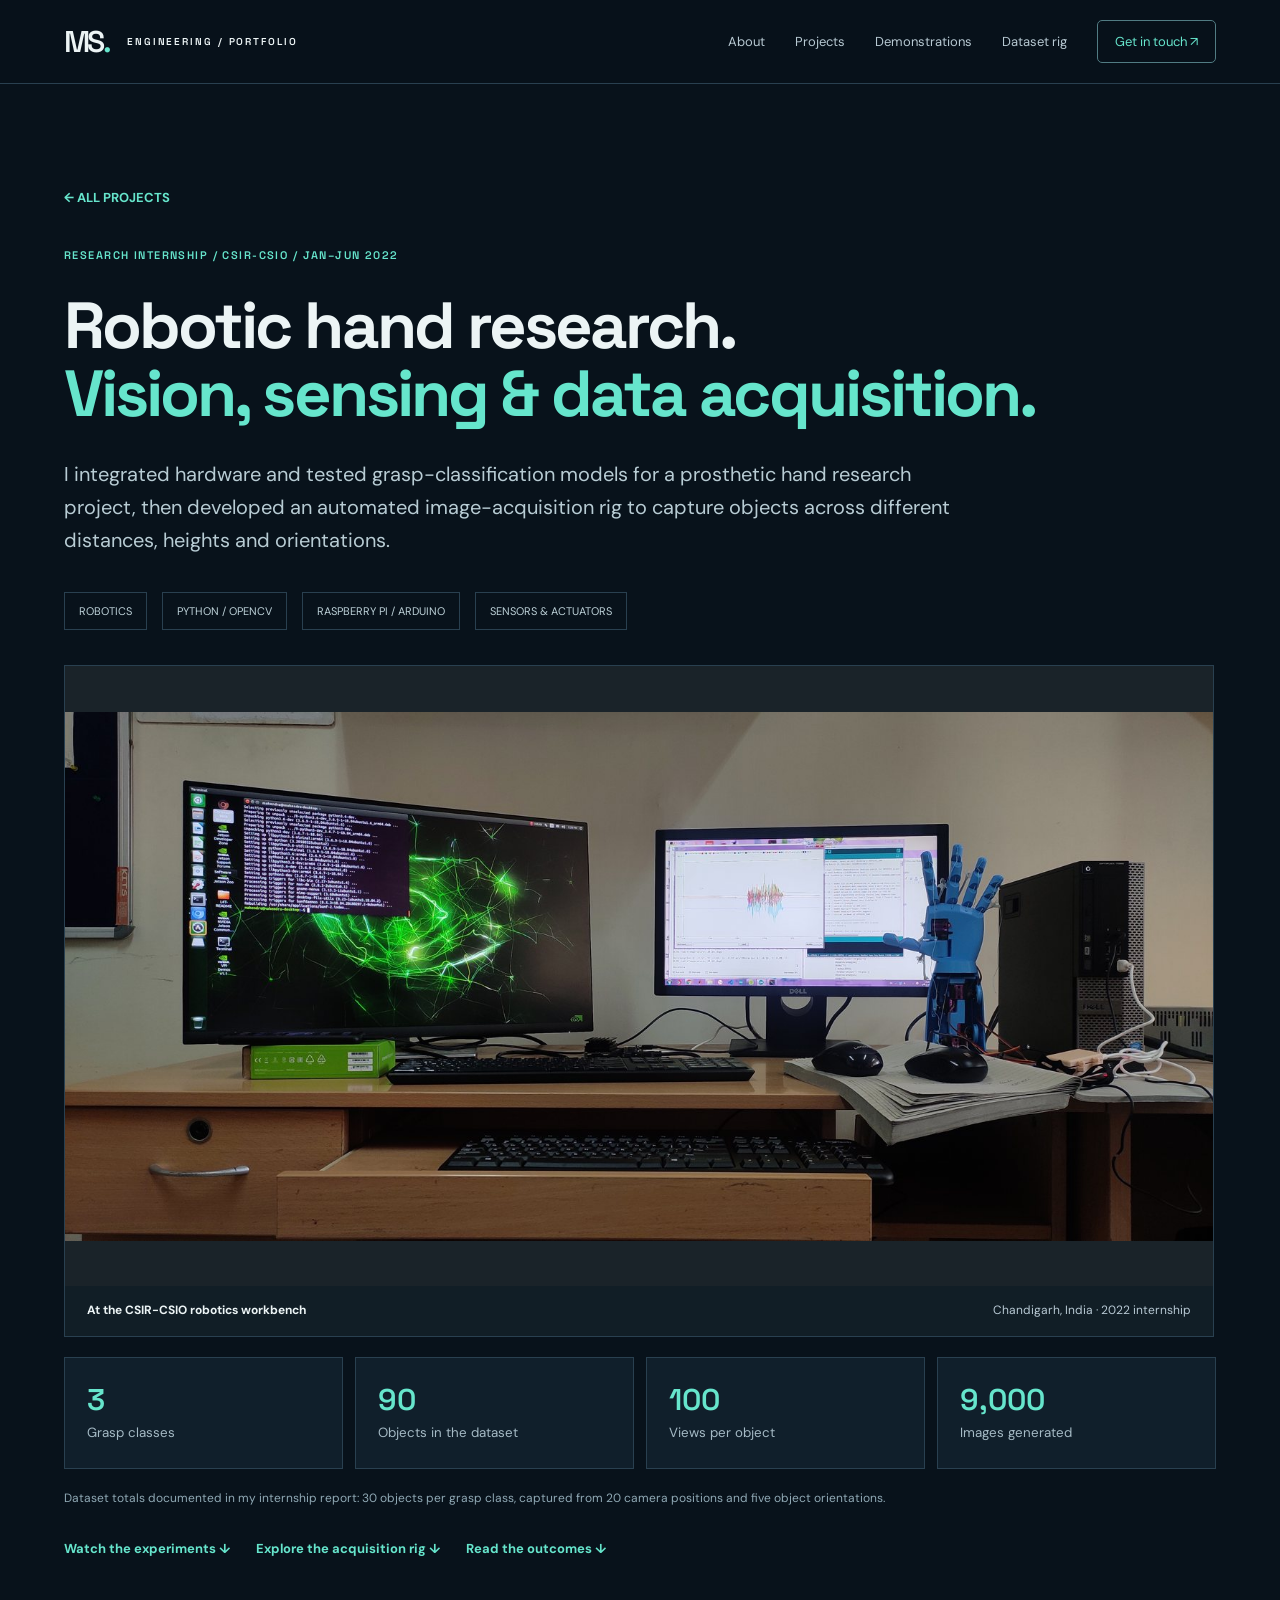
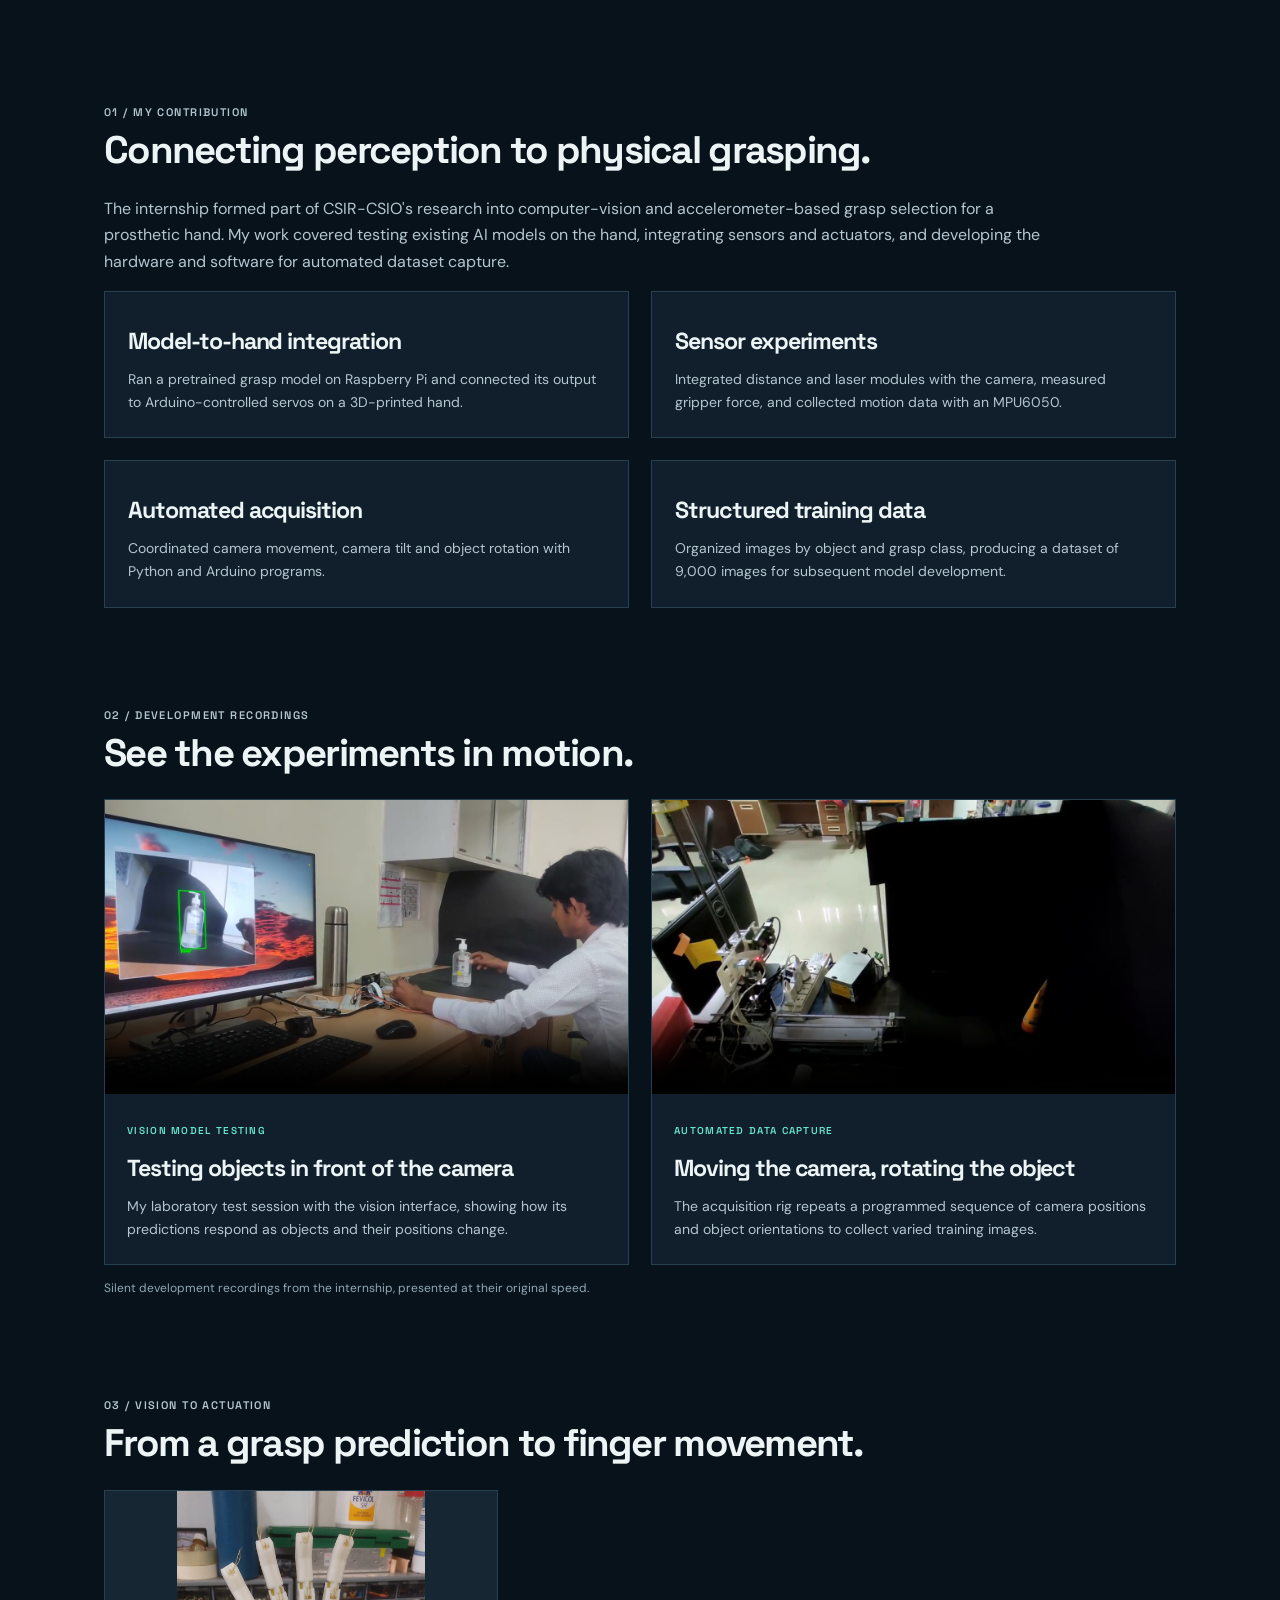
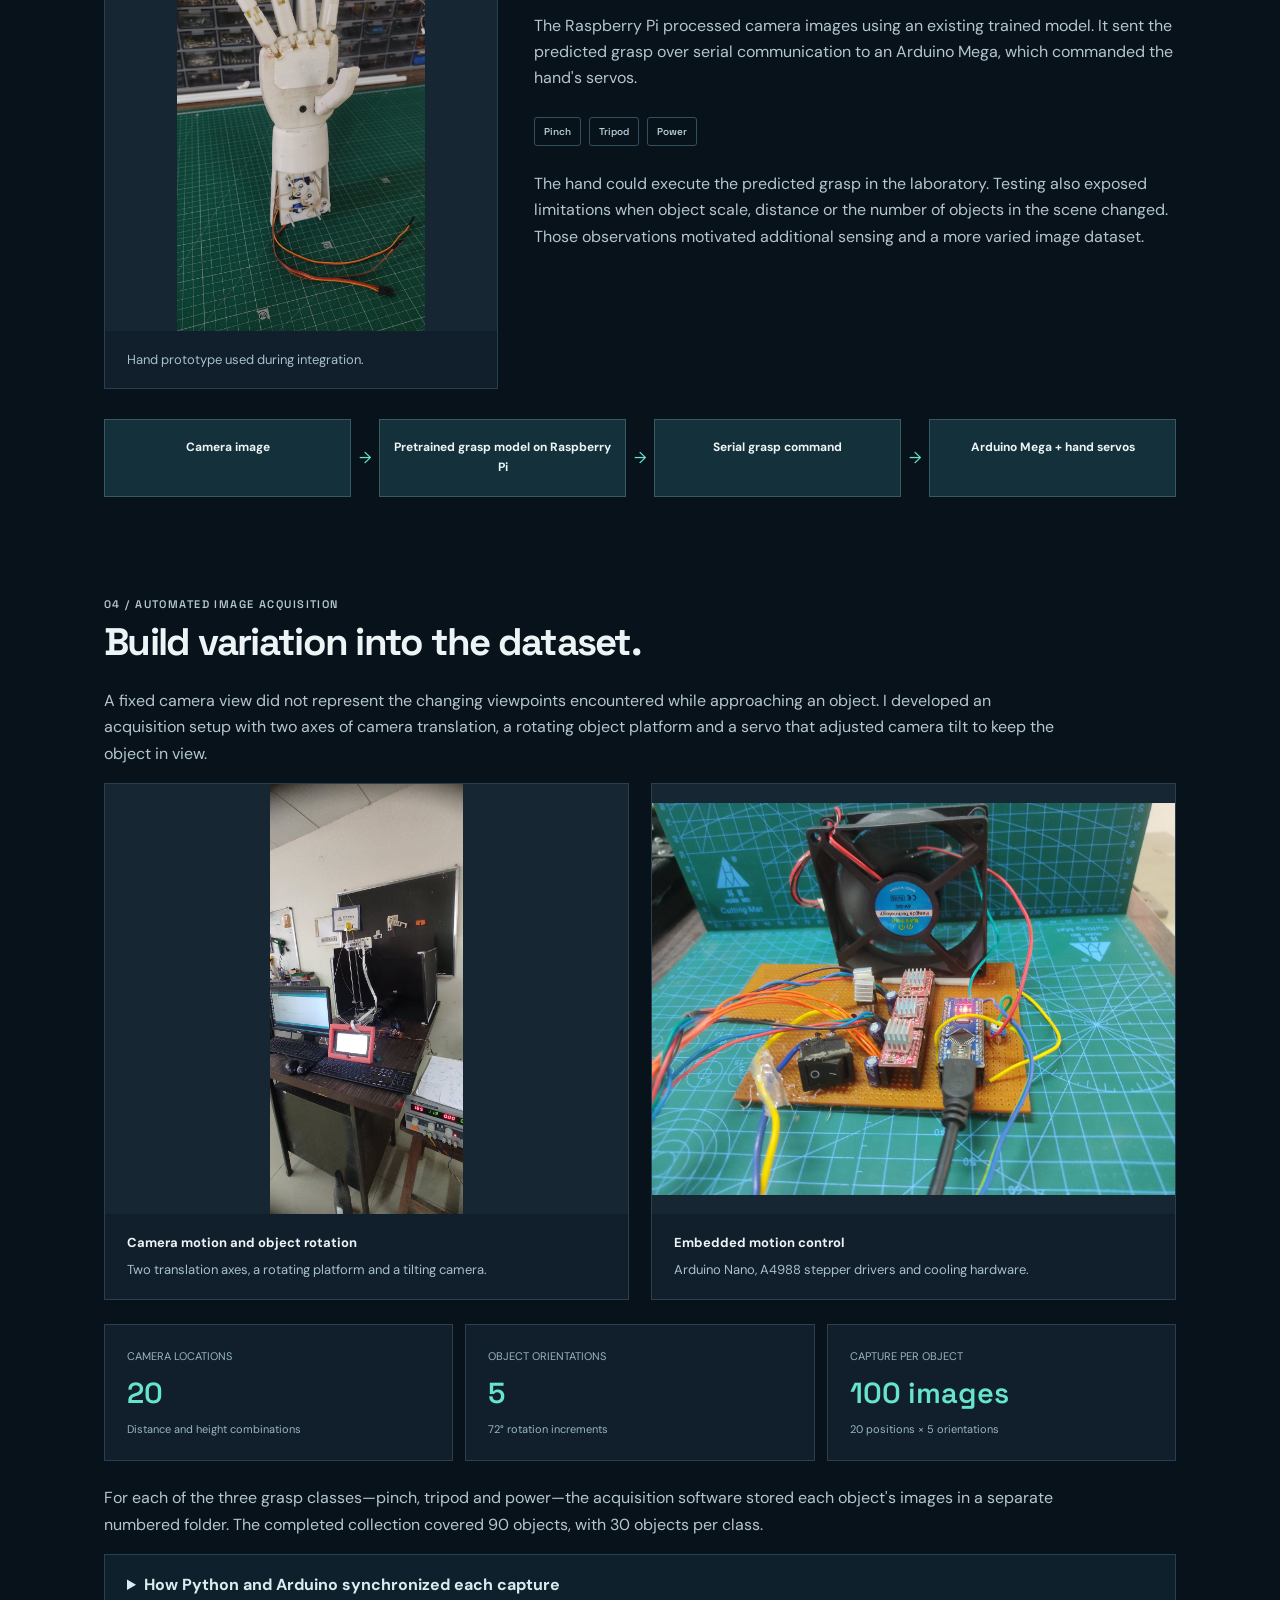
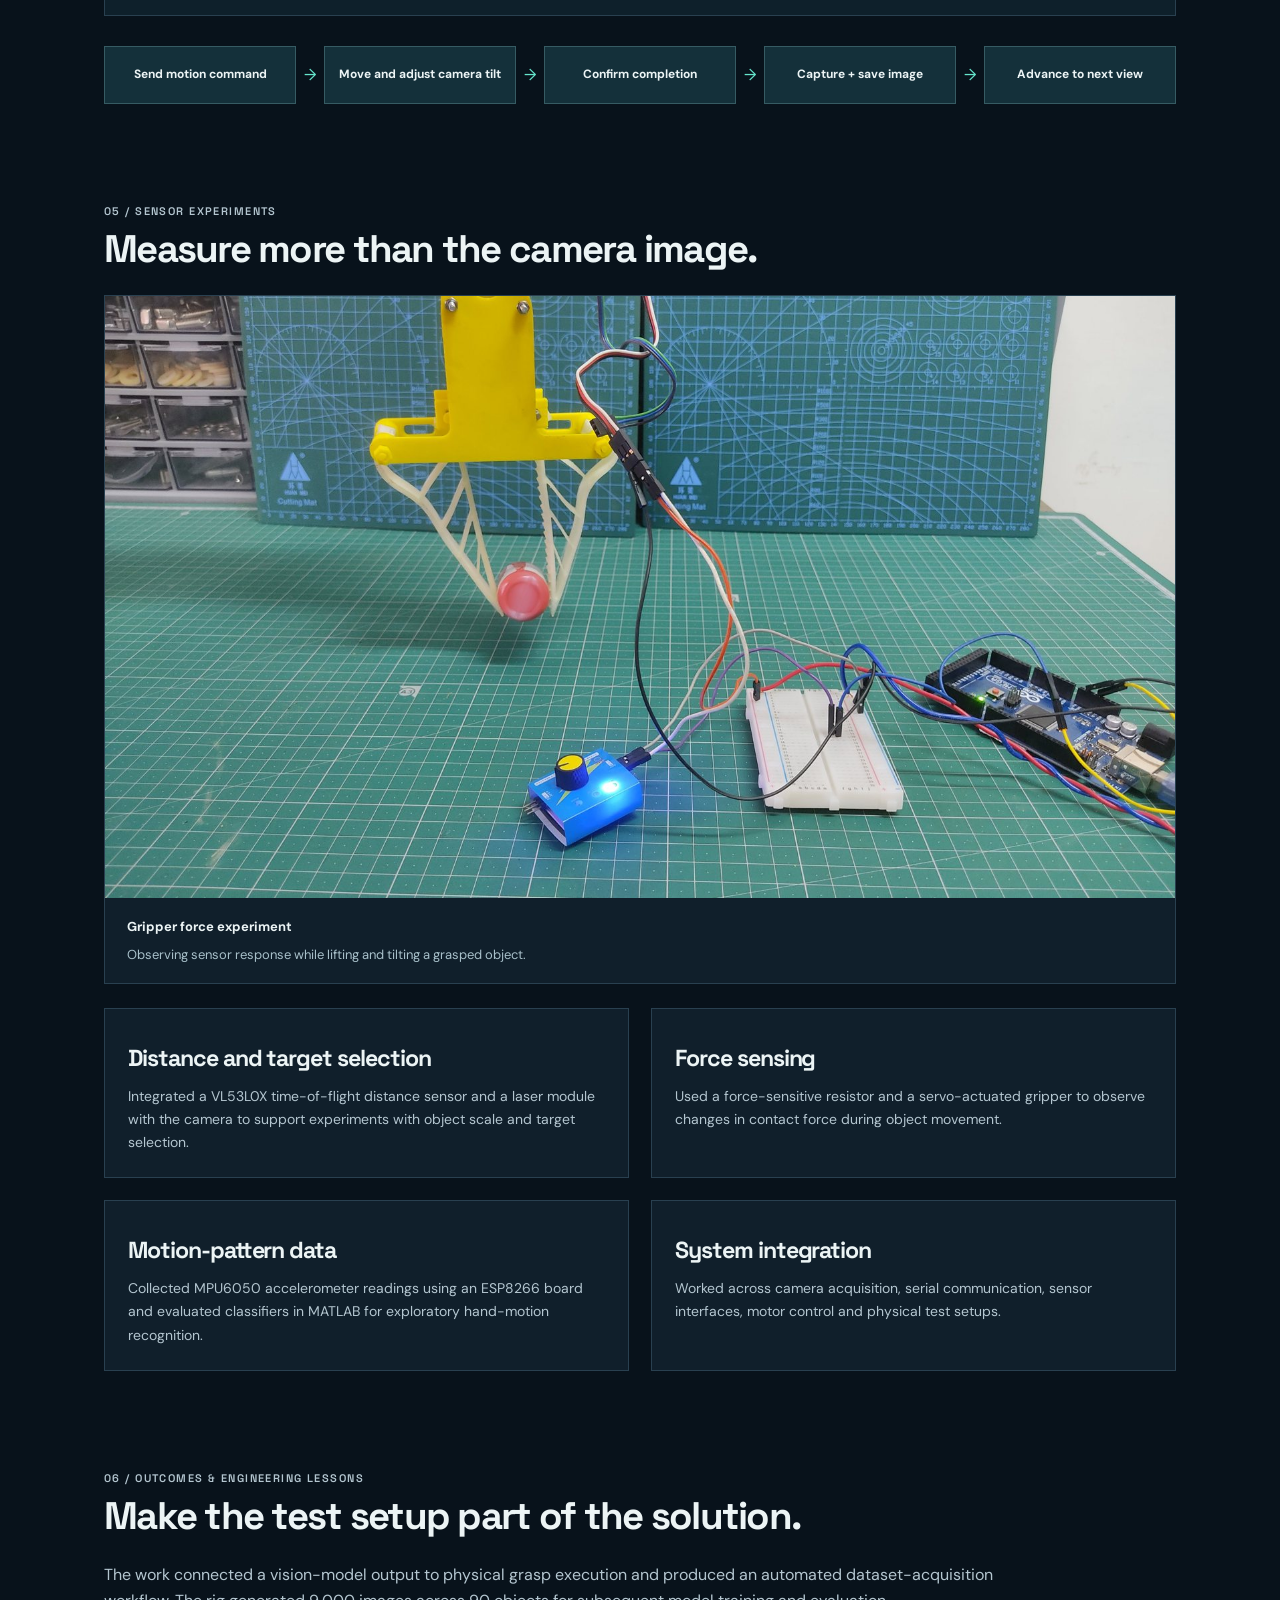
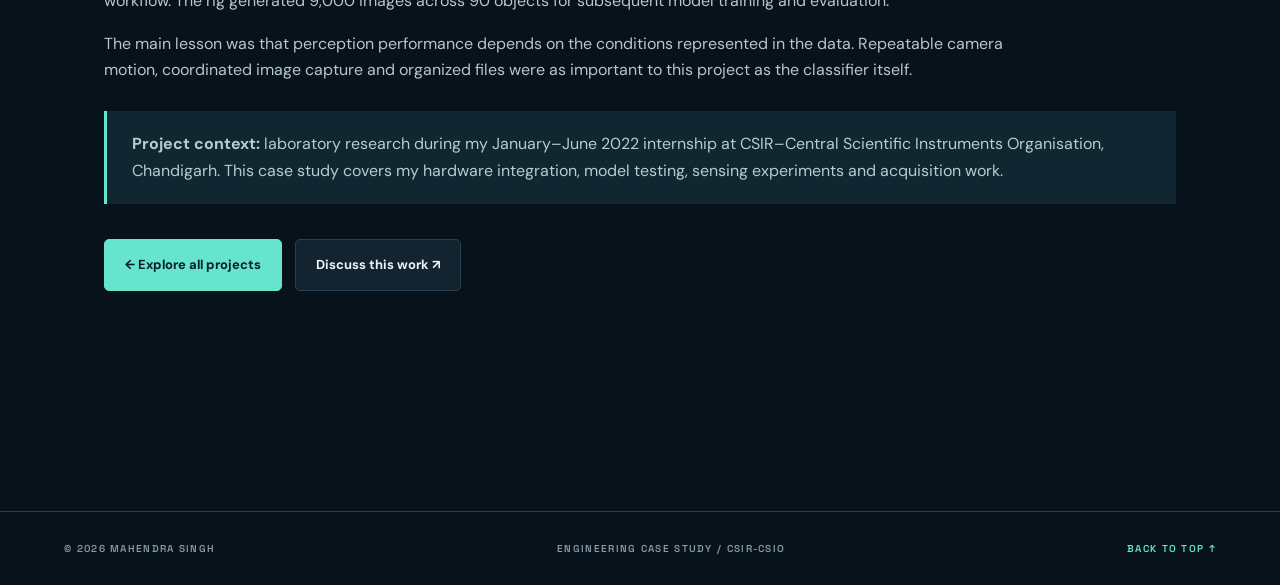
<file: csio-robotic-hand.html>
<!doctype html>
<html lang="en">
<head>
  <meta charset="utf-8">
  <meta name="viewport" content="width=device-width, initial-scale=1">
  <meta name="description" content="Mahendra Singh's 2022 CSIR-CSIO internship: robotic hand integration, grasp-model testing, sensor experiments and an automated rig that produced 9,000 object images.">
  <title>Robotic Hand Research at CSIR-CSIO | Mahendra Singh</title>
  <link rel="stylesheet" href="styles.css?v=6">
</head>
<body class="csio-case" id="top">
<header class="topbar">
  <a class="brand" href="index.html"><span class="brandmark">MS<span class="dot">.</span></span><span>ENGINEERING / PORTFOLIO</span></a>
  <button class="menu" aria-label="Toggle navigation" aria-expanded="false">☰</button>
  <nav id="nav"><a href="index.html#about">About</a><a href="index.html#projects">Projects</a><a href="#demonstrations">Demonstrations</a><a href="#dataset">Dataset rig</a><a class="nav-cta" href="index.html#contact">Get in touch ↗</a></nav>
</header>
<main>
  <section class="section case-hero case-hero-v3">
    <a class="back" href="index.html#projects">← ALL PROJECTS</a>
    <p class="eyebrow csio-kicker">RESEARCH INTERNSHIP / CSIR-CSIO / JAN–JUN 2022</p>
    <h1>Robotic hand research.<br><em>Vision, sensing &amp; data acquisition.</em></h1>
    <p class="case-intro">I integrated hardware and tested grasp-classification models for a prosthetic hand research project, then developed an automated image-acquisition rig to capture objects across different distances, heights and orientations.</p>
    <div class="case-meta"><span>ROBOTICS</span><span>PYTHON / OPENCV</span><span>RASPBERRY PI / ARDUINO</span><span>SENSORS &amp; ACTUATORS</span></div>
    <div class="case-hero-media"><img src="assets/csio/workbench.jpg" width="1600" height="738" alt="Robotic hand research workbench with a blue hand prototype and development computers" fetchpriority="high"><div class="case-hero-caption"><strong>At the CSIR-CSIO robotics workbench</strong><span>Chandigarh, India · 2022 internship</span></div></div>
    <div class="metric-grid case-metrics"><div class="metric"><strong>3</strong><small>Grasp classes</small></div><div class="metric"><strong>90</strong><small>Objects in the dataset</small></div><div class="metric"><strong>100</strong><small>Views per object</small></div><div class="metric"><strong>9,000</strong><small>Images generated</small></div></div>
    <p class="media-footnote">Dataset totals documented in my internship report: 30 objects per grasp class, captured from 20 camera positions and five object orientations.</p>
    <div class="jump-links"><a href="#demonstrations">Watch the experiments ↓</a><a href="#dataset">Explore the acquisition rig ↓</a><a href="#outcomes">Read the outcomes ↓</a></div>
  </section>
  <div class="case-content case-content-v3">
    <section id="contribution">
      <p class="eyebrow">01 / MY CONTRIBUTION</p><h2>Connecting perception to physical grasping.</h2>
      <p>The internship formed part of CSIR-CSIO's research into computer-vision and accelerometer-based grasp selection for a prosthetic hand. My work covered testing existing AI models on the hand, integrating sensors and actuators, and developing the hardware and software for automated dataset capture.</p>
      <div class="insight-grid"><article><h3>Model-to-hand integration</h3><p>Ran a pretrained grasp model on Raspberry Pi and connected its output to Arduino-controlled servos on a 3D-printed hand.</p></article><article><h3>Sensor experiments</h3><p>Integrated distance and laser modules with the camera, measured gripper force, and collected motion data with an MPU6050.</p></article><article><h3>Automated acquisition</h3><p>Coordinated camera movement, camera tilt and object rotation with Python and Arduino programs.</p></article><article><h3>Structured training data</h3><p>Organized images by object and grasp class, producing a dataset of 9,000 images for subsequent model development.</p></article></div>
    </section>
    <section id="demonstrations">
      <p class="eyebrow">02 / DEVELOPMENT RECORDINGS</p><h2>See the experiments in motion.</h2>
      <div class="demo-grid">
        <article class="media-panel"><div class="video-frame"><video data-autoplay controls muted loop playsinline preload="metadata" poster="assets/csio/vision-testing-poster.jpg" aria-label="Mahendra testing the vision model with different objects"><source src="assets/csio/vision-testing.mp4" type="video/mp4">Your browser does not support this video. <a href="assets/csio/vision-testing.mp4">Open the recording</a>.</video></div><div class="media-copy"><span class="mini-tag">VISION MODEL TESTING</span><h3>Testing objects in front of the camera</h3><p>My laboratory test session with the vision interface, showing how its predictions respond as objects and their positions change.</p></div></article>
        <article class="media-panel"><div class="video-frame"><video data-autoplay controls muted loop playsinline preload="metadata" poster="assets/csio/capture-rig-poster.jpg" aria-label="Automated image acquisition rig moving the camera and rotating an object"><source src="assets/csio/capture-rig.mp4" type="video/mp4">Your browser does not support this video. <a href="assets/csio/capture-rig.mp4">Open the recording</a>.</video></div><div class="media-copy"><span class="mini-tag">AUTOMATED DATA CAPTURE</span><h3>Moving the camera, rotating the object</h3><p>The acquisition rig repeats a programmed sequence of camera positions and object orientations to collect varied training images.</p></div></article>
      </div><p class="media-footnote">Silent development recordings from the internship, presented at their original speed.</p>
    </section>
    <section id="grasping">
      <p class="eyebrow">03 / VISION TO ACTUATION</p><h2>From a grasp prediction to finger movement.</h2>
      <div class="csio-feature"><figure class="figure-card"><button class="zoom-media" data-full="assets/csio/hand-prototype.jpg" data-caption="3D-printed hand used during servo and grasp integration" aria-label="Enlarge robotic hand prototype"><img src="assets/csio/hand-prototype.jpg" width="900" height="1600" loading="lazy" alt="White 3D-printed robotic hand with finger linkages and wiring"></button><figcaption>Hand prototype used during integration.</figcaption></figure><div><p>The Raspberry Pi processed camera images using an existing trained model. It sent the predicted grasp over serial communication to an Arduino Mega, which commanded the hand's servos.</p><div class="chips"><span>Pinch</span><span>Tripod</span><span>Power</span></div><p>The hand could execute the predicted grasp in the laboratory. Testing also exposed limitations when object scale, distance or the number of objects in the scene changed. Those observations motivated additional sensing and a more varied image dataset.</p></div></div>
      <div class="pipeline"><div class="pipe">Camera image</div><span class="arrow">→</span><div class="pipe">Pretrained grasp model on Raspberry Pi</div><span class="arrow">→</span><div class="pipe">Serial grasp command</div><span class="arrow">→</span><div class="pipe">Arduino Mega + hand servos</div></div>
    </section>
    <section id="dataset">
      <p class="eyebrow">04 / AUTOMATED IMAGE ACQUISITION</p><h2>Build variation into the dataset.</h2>
      <p>A fixed camera view did not represent the changing viewpoints encountered while approaching an object. I developed an acquisition setup with two axes of camera translation, a rotating object platform and a servo that adjusted camera tilt to keep the object in view.</p>
      <div class="hardware-grid csio-hardware"><figure class="figure-card"><button class="zoom-media" data-full="assets/csio/capture-rig.jpg" data-caption="Image-acquisition setup with camera translation and object platform" aria-label="Enlarge image acquisition rig"><img src="assets/csio/capture-rig.jpg" width="721" height="1600" loading="lazy" alt="Motorized image acquisition setup with lead screws, black backdrop and Raspberry Pi display"></button><figcaption><strong>Camera motion and object rotation</strong><span>Two translation axes, a rotating platform and a tilting camera.</span></figcaption></figure><figure class="figure-card"><button class="zoom-media" data-full="assets/csio/driver-board.jpg" data-caption="Control electronics for the image-acquisition rig" aria-label="Enlarge motor control electronics"><img src="assets/csio/driver-board.jpg" width="1600" height="1200" loading="lazy" alt="Arduino Nano and stepper driver board with wiring and a cooling fan"></button><figcaption><strong>Embedded motion control</strong><span>Arduino Nano, A4988 stepper drivers and cooling hardware.</span></figcaption></figure></div>
      <div class="result-stats"><div><span>CAMERA LOCATIONS</span><strong>20</strong><small>Distance and height combinations</small></div><div><span>OBJECT ORIENTATIONS</span><strong>5</strong><small>72° rotation increments</small></div><div><span>CAPTURE PER OBJECT</span><strong>100 images</strong><small>20 positions × 5 orientations</small></div></div>
      <p>For each of the three grasp classes—pinch, tripod and power—the acquisition software stored each object's images in a separate numbered folder. The completed collection covered 90 objects, with 30 objects per class.</p>
      <details class="tech-detail"><summary>How Python and Arduino synchronized each capture</summary><p>The Raspberry Pi sent a movement command over USB serial at 9,600 baud. The Arduino performed the movement and returned a confirmation token. Python waited for that acknowledgement before saving the camera frame with OpenCV and moving to the next step. Separate class programs selected the starting positions and capture sequences.</p></details>
      <div class="pipeline"><div class="pipe">Send motion command</div><span class="arrow">→</span><div class="pipe">Move and adjust camera tilt</div><span class="arrow">→</span><div class="pipe">Confirm completion</div><span class="arrow">→</span><div class="pipe">Capture + save image</div><span class="arrow">→</span><div class="pipe">Advance to next view</div></div>
    </section>
    <section id="sensing">
      <p class="eyebrow">05 / SENSOR EXPERIMENTS</p><h2>Measure more than the camera image.</h2>
      <figure class="figure-card full-figure"><button class="zoom-media" data-full="assets/csio/force-test.jpg" data-caption="Force-sensing experiment with a servo-actuated gripper" aria-label="Enlarge gripper force experiment"><img src="assets/csio/force-test.jpg" width="1600" height="900" loading="lazy" alt="Yellow gripper holding an object beside a force-sensor circuit and Arduino"></button><figcaption><strong>Gripper force experiment</strong><span>Observing sensor response while lifting and tilting a grasped object.</span></figcaption></figure>
      <div class="insight-grid"><article><h3>Distance and target selection</h3><p>Integrated a VL53L0X time-of-flight distance sensor and a laser module with the camera to support experiments with object scale and target selection.</p></article><article><h3>Force sensing</h3><p>Used a force-sensitive resistor and a servo-actuated gripper to observe changes in contact force during object movement.</p></article><article><h3>Motion-pattern data</h3><p>Collected MPU6050 accelerometer readings using an ESP8266 board and evaluated classifiers in MATLAB for exploratory hand-motion recognition.</p></article><article><h3>System integration</h3><p>Worked across camera acquisition, serial communication, sensor interfaces, motor control and physical test setups.</p></article></div>
    </section>
    <section id="outcomes">
      <p class="eyebrow">06 / OUTCOMES &amp; ENGINEERING LESSONS</p><h2>Make the test setup part of the solution.</h2>
      <p>The work connected a vision-model output to physical grasp execution and produced an automated dataset-acquisition workflow. The rig generated 9,000 images across 90 objects for subsequent model training and evaluation.</p>
      <p>The main lesson was that perception performance depends on the conditions represented in the data. Repeatable camera motion, coordinated image capture and organized files were as important to this project as the classifier itself.</p>
      <div class="note"><strong>Project context:</strong> laboratory research during my January–June 2022 internship at CSIR–Central Scientific Instruments Organisation, Chandigarh. This case study covers my hardware integration, model testing, sensing experiments and acquisition work.</div>
      <div class="actions"><a class="btn primary" href="index.html#projects">← Explore all projects</a><a class="btn secondary" href="index.html#contact">Discuss this work ↗</a></div>
    </section>
  </div>
</main>
<dialog id="image-lightbox" class="image-lightbox" aria-label="Expanded project image"><button class="lightbox-close" type="button" aria-label="Close enlarged image">Close ✕</button><img alt=""><p></p></dialog>
<footer><span>© <span id="year">2026</span> MAHENDRA SINGH</span><span>ENGINEERING CASE STUDY / CSIR-CSIO</span><a href="#top">BACK TO TOP ↑</a></footer>
<script src="script.js?v=5"></script>
</body>
</html>
</file>
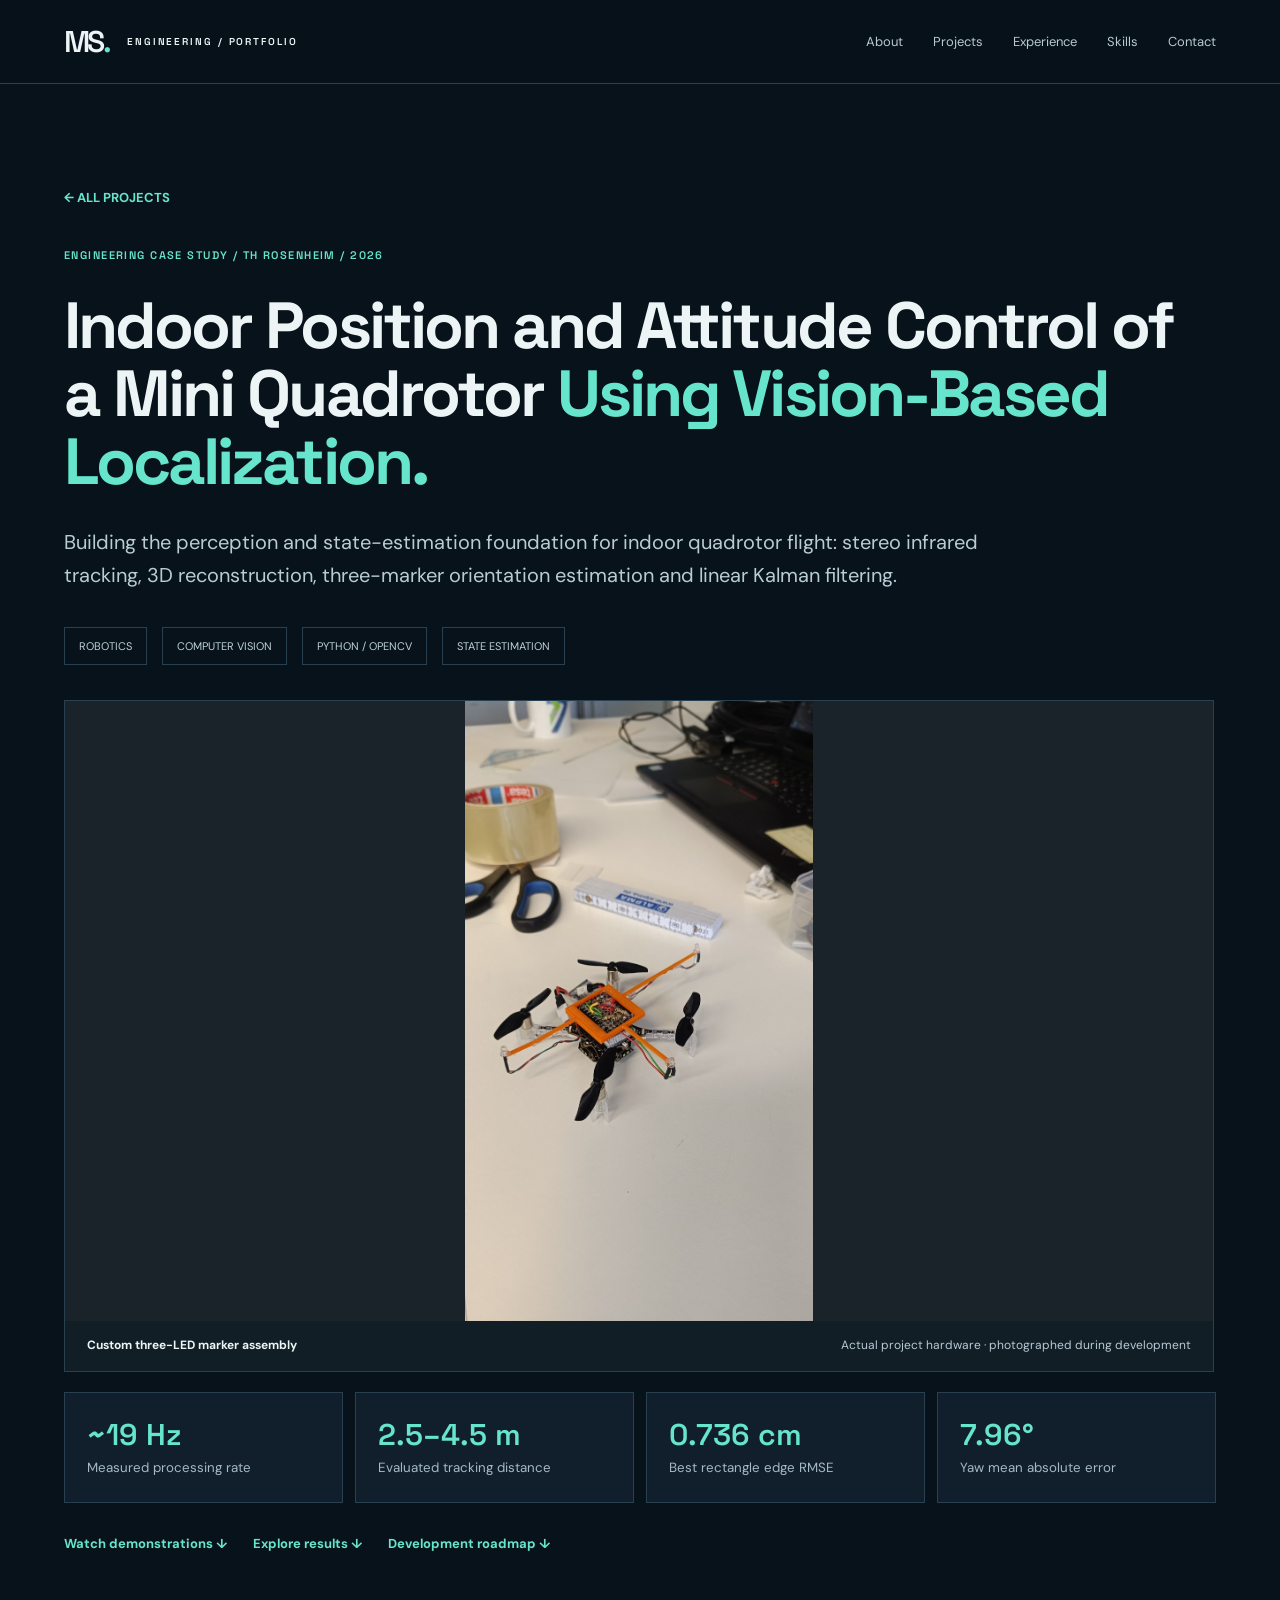
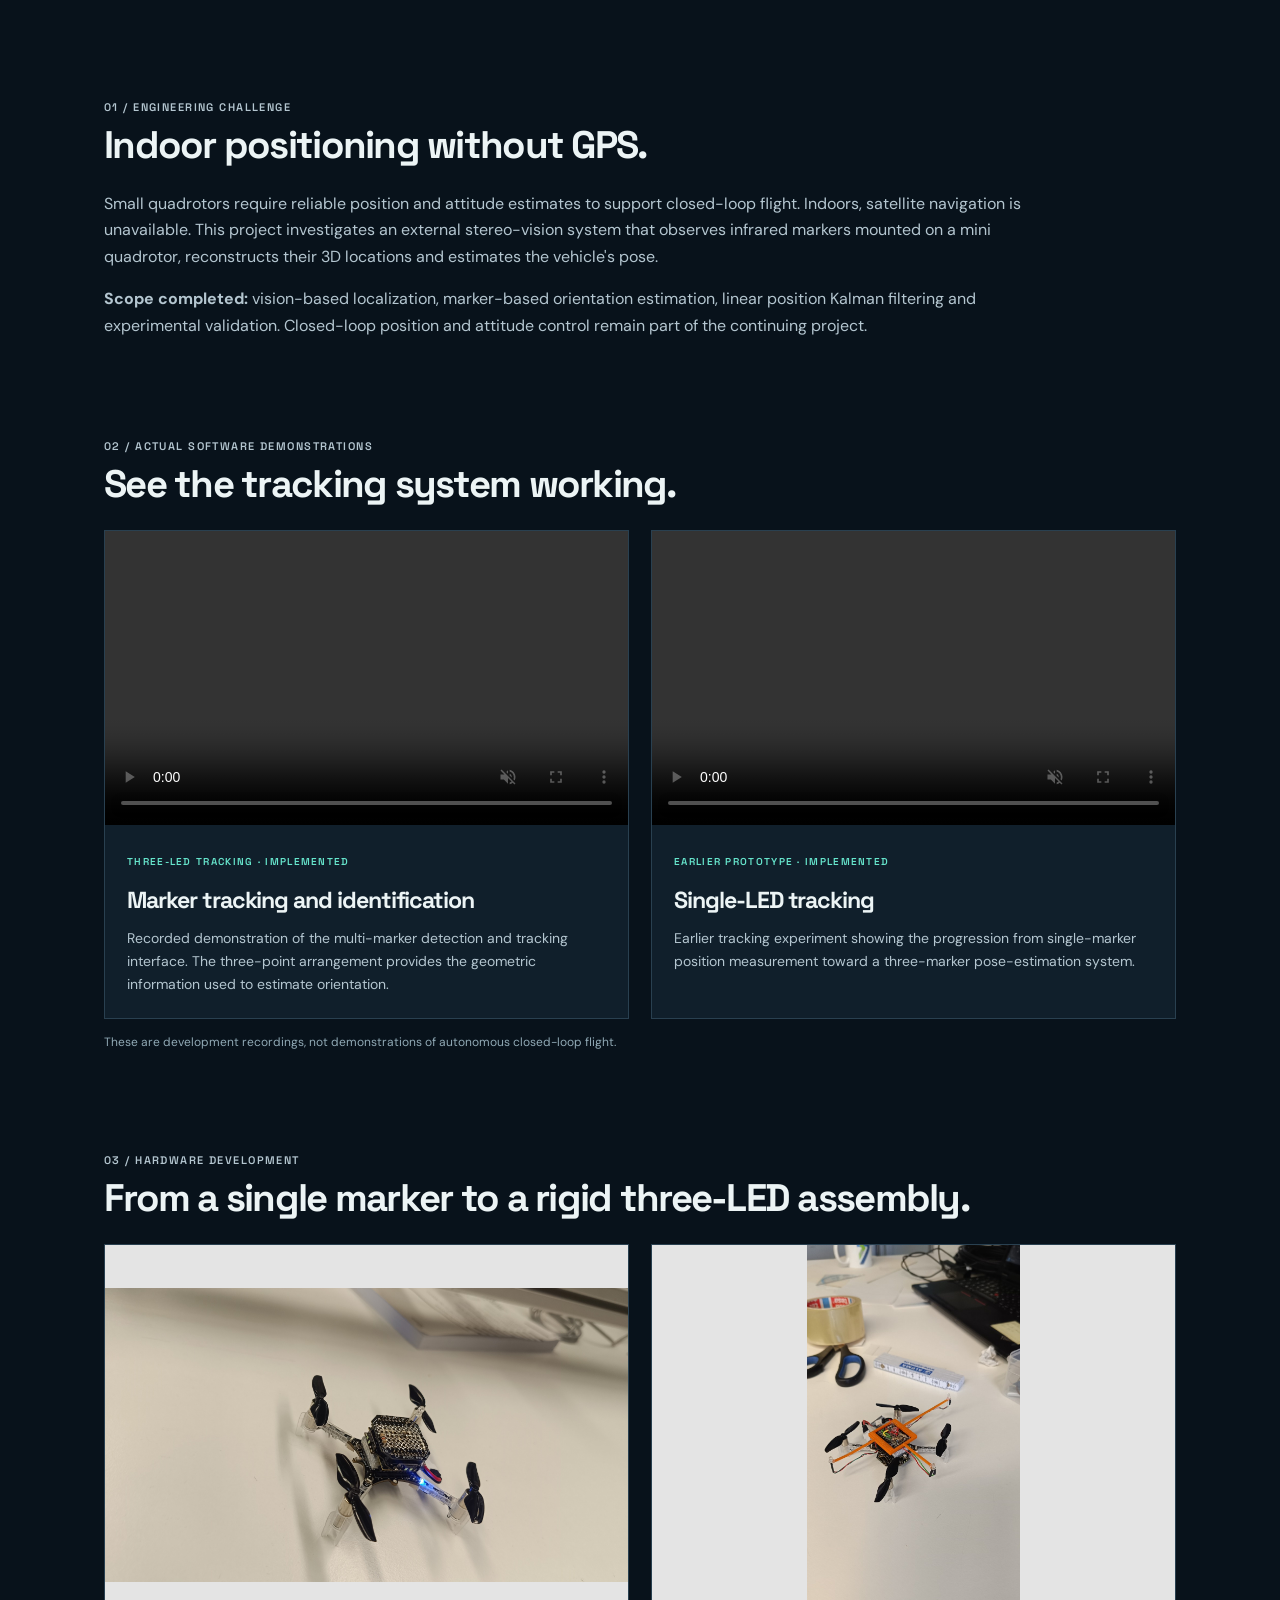
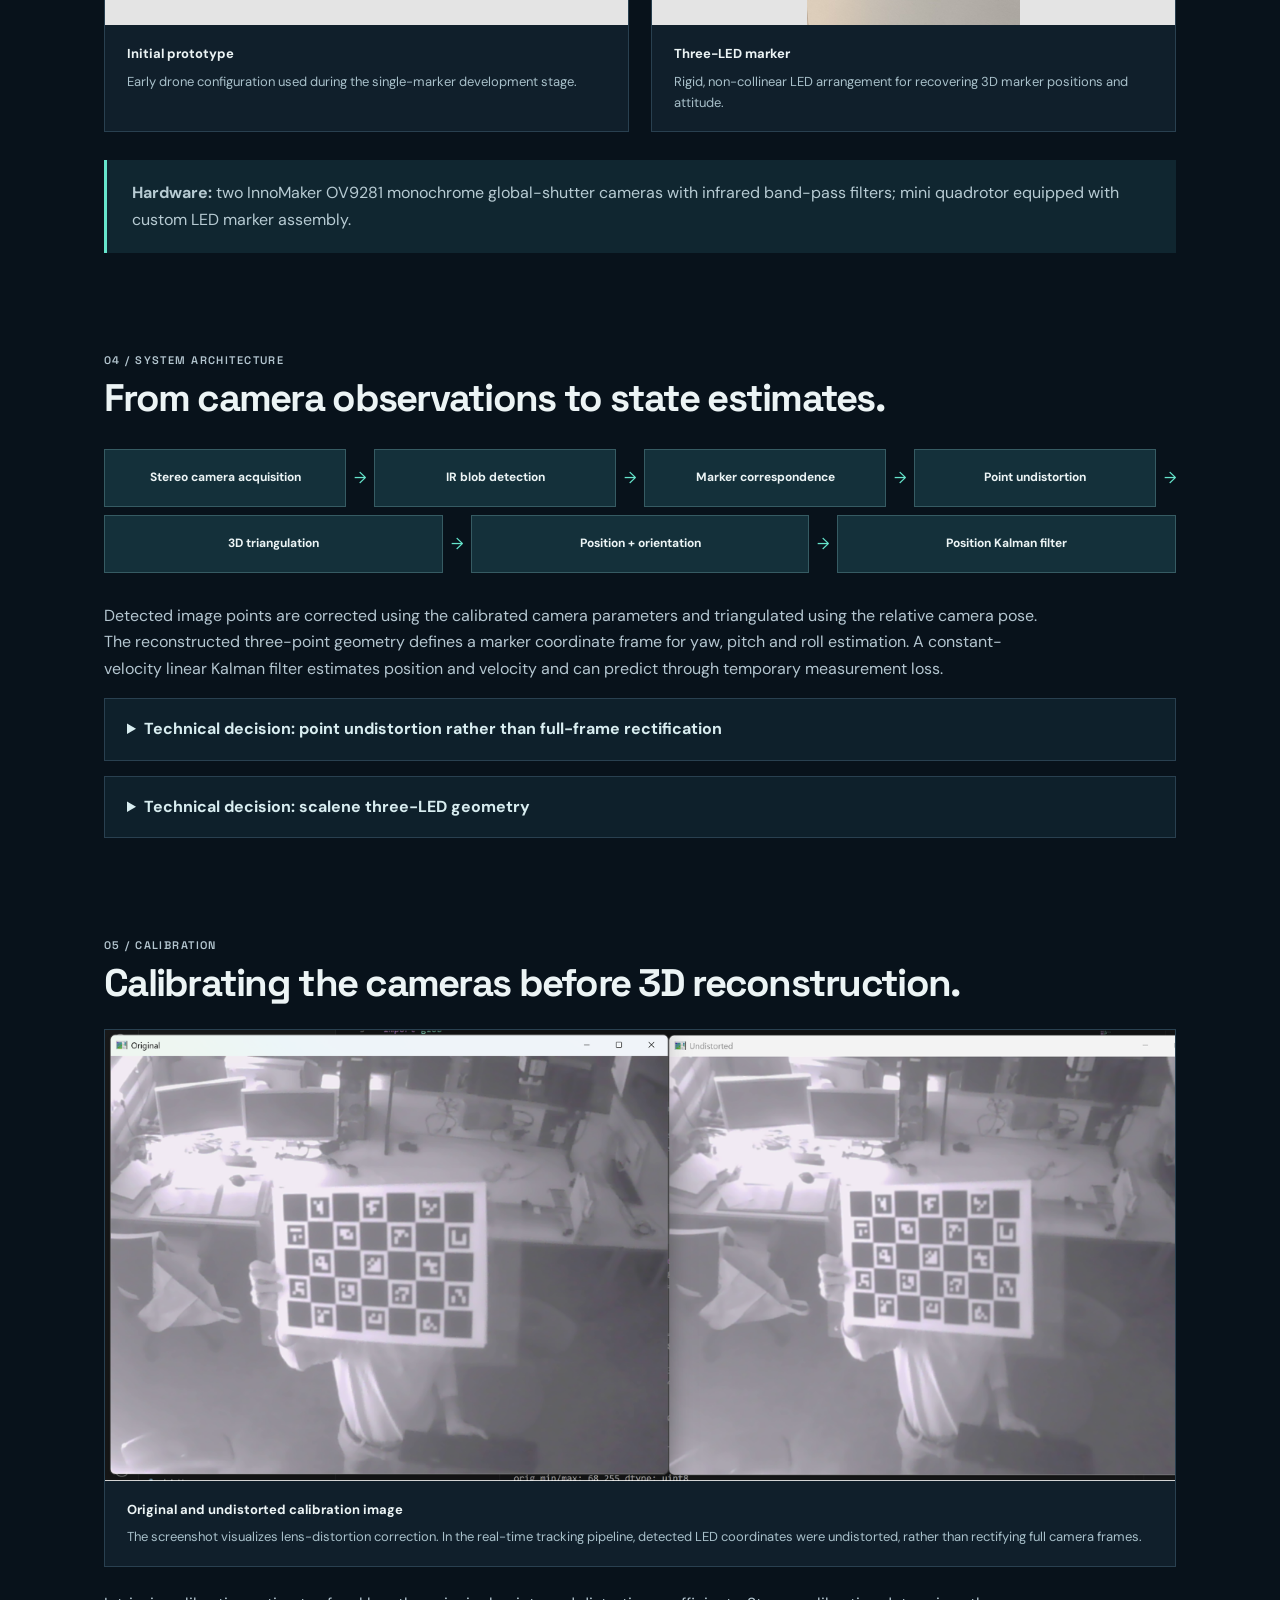
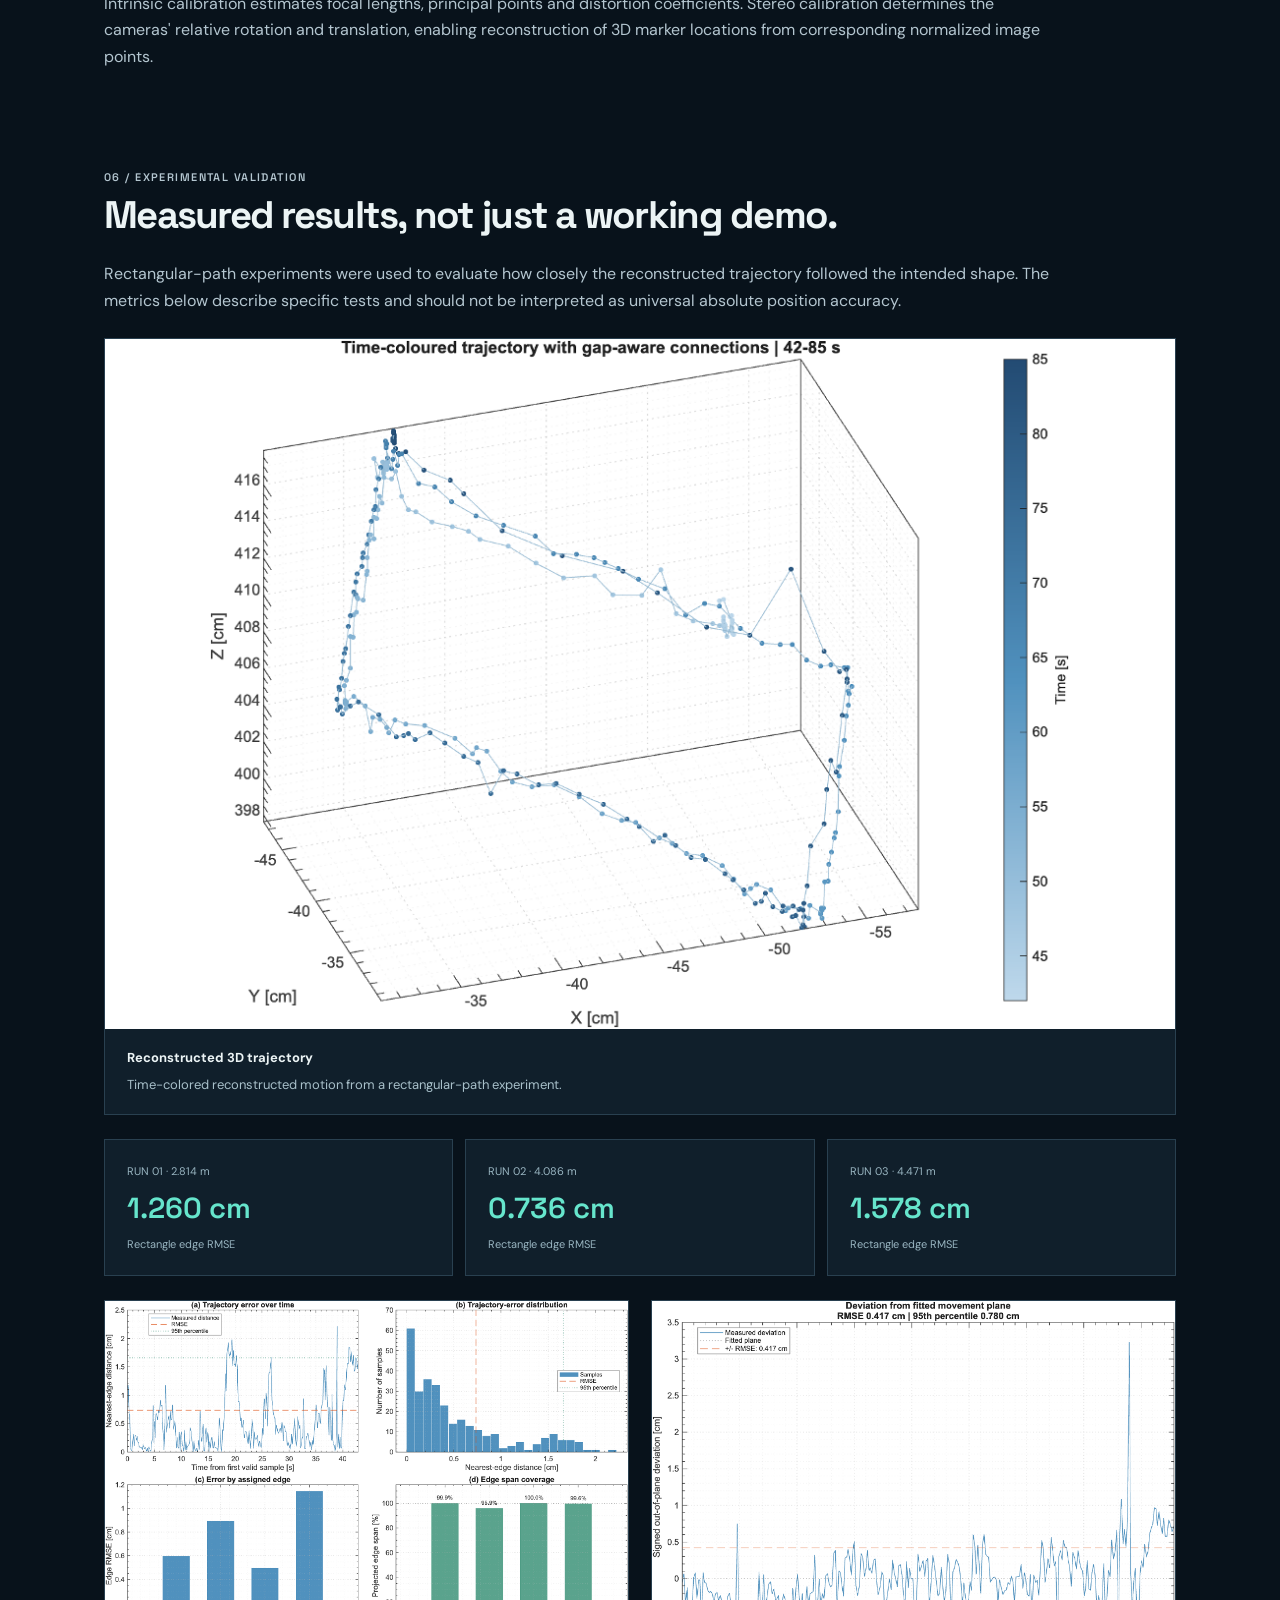
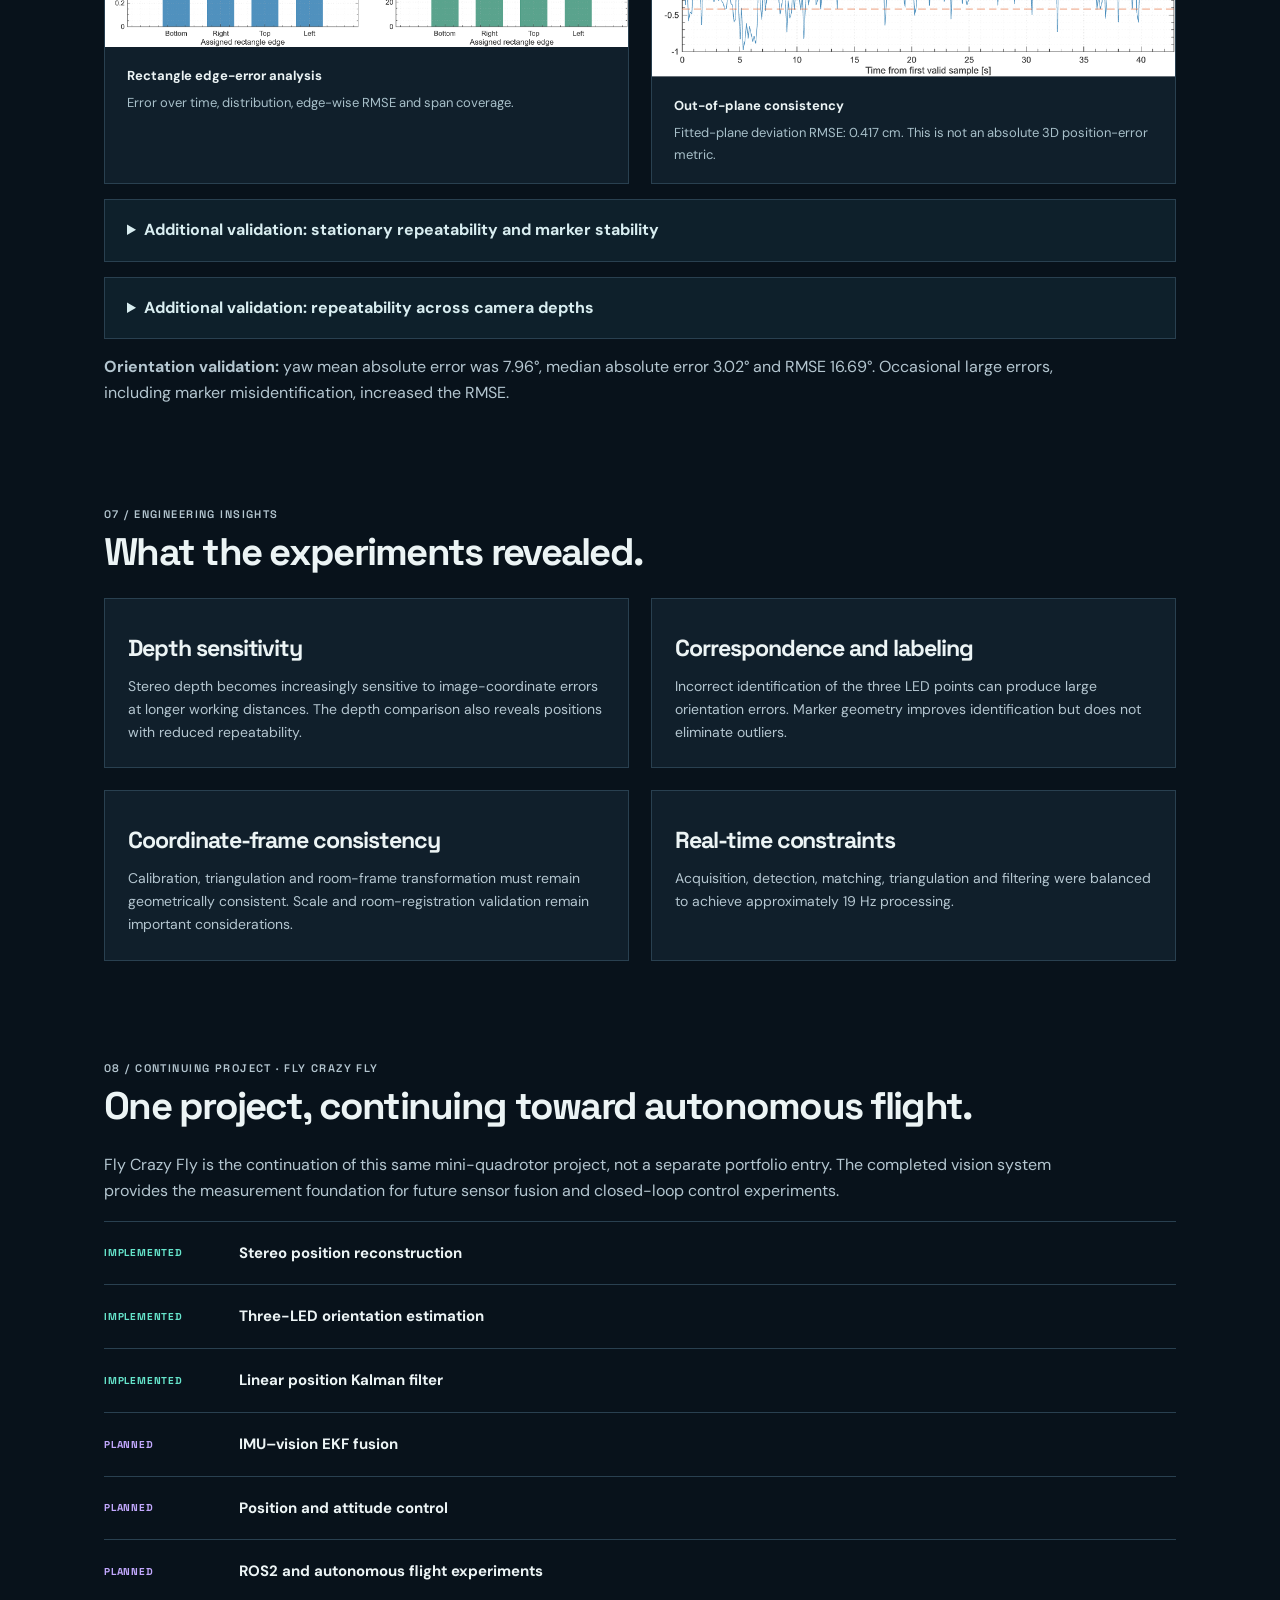
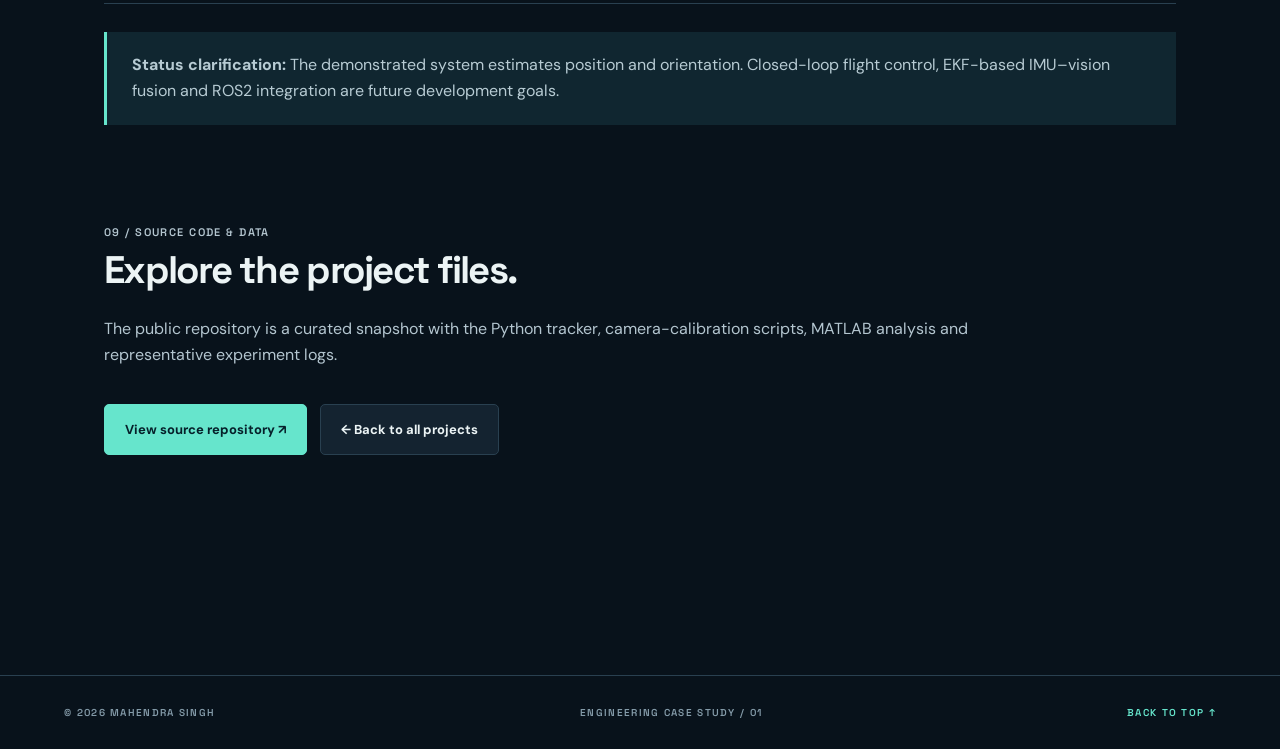
<file: drone-tracking.html>
<!doctype html><html lang="en"><head><meta charset="utf-8"><meta name="viewport" content="width=device-width,initial-scale=1"><meta name="description" content="Engineering case study: indoor mini quadrotor stereo vision localization, 3-LED attitude estimation, Kalman filtering and experimental validation."><title>Mini Quadrotor Vision-Based Localization | Mahendra Singh</title><link rel="stylesheet" href="styles.css?v=3"></head><body id="top">
<header class="topbar"><a class="brand" href="index.html"><span class="brandmark">MS<span class="dot">.</span></span><span>ENGINEERING / PORTFOLIO</span></a><button class="menu" aria-label="Toggle navigation" aria-expanded="false">☰</button><nav id="nav"><a href="index.html#about">About</a><a href="index.html#projects">Projects</a><a href="index.html#experience">Experience</a><a href="index.html#skills">Skills</a><a href="index.html#contact">Contact</a></nav></header>
<main><section class="section case-hero case-hero-v3"><a class="back" href="index.html#projects">← ALL PROJECTS</a><p class="eyebrow" style="margin-top:38px">ENGINEERING CASE STUDY / TH ROSENHEIM / 2026</p><h1>Indoor Position and Attitude Control of a Mini Quadrotor <em>Using Vision-Based Localization.</em></h1><p class="case-intro">Building the perception and state-estimation foundation for indoor quadrotor flight: stereo infrared tracking, 3D reconstruction, three-marker orientation estimation and linear Kalman filtering.</p><div class="case-meta"><span>ROBOTICS</span><span>COMPUTER VISION</span><span>PYTHON / OPENCV</span><span>STATE ESTIMATION</span></div><div class="case-hero-media"><img src="assets/drone/three-led-marker-web.jpg" alt="Mini quadrotor with orange custom three-LED marker mount" fetchpriority="high"><div class="case-hero-caption"><strong>Custom three-LED marker assembly</strong><span>Actual project hardware · photographed during development</span></div></div><div class="metric-grid case-metrics"><div class="metric"><strong>~19 Hz</strong><small>Measured processing rate</small></div><div class="metric"><strong>2.5–4.5 m</strong><small>Evaluated tracking distance</small></div><div class="metric"><strong>0.736 cm</strong><small>Best rectangle edge RMSE</small></div><div class="metric"><strong>7.96°</strong><small>Yaw mean absolute error</small></div></div><div class="jump-links"><a href="#demonstrations">Watch demonstrations ↓</a><a href="#results">Explore results ↓</a><a href="#development">Development roadmap ↓</a></div></section>
<div class="case-content case-content-v3">
<section id="challenge"><p class="eyebrow">01 / ENGINEERING CHALLENGE</p><h2>Indoor positioning without GPS.</h2><p>Small quadrotors require reliable position and attitude estimates to support closed-loop flight. Indoors, satellite navigation is unavailable. This project investigates an external stereo-vision system that observes infrared markers mounted on a mini quadrotor, reconstructs their 3D locations and estimates the vehicle's pose.</p><p><strong>Scope completed:</strong> vision-based localization, marker-based orientation estimation, linear position Kalman filtering and experimental validation. Closed-loop position and attitude control remain part of the continuing project.</p></section>
<section id="demonstrations"><p class="eyebrow">02 / ACTUAL SOFTWARE DEMONSTRATIONS</p><h2>See the tracking system working.</h2><div class="demo-grid"><article class="media-panel"><div class="video-frame"><video data-autoplay controls muted loop playsinline preload="metadata" aria-label="Three LED tracking demonstration"><source src="assets/drone/three-led-tracking.mp4" type="video/mp4">Your browser does not support this video.</video></div><div class="media-copy"><span class="mini-tag">THREE-LED TRACKING · IMPLEMENTED</span><h3>Marker tracking and identification</h3><p>Recorded demonstration of the multi-marker detection and tracking interface. The three-point arrangement provides the geometric information used to estimate orientation.</p></div></article><article class="media-panel"><div class="video-frame"><video data-autoplay controls muted loop playsinline preload="metadata" aria-label="Single LED tracking demonstration"><source src="assets/drone/single-led-tracking.mp4" type="video/mp4">Your browser does not support this video.</video></div><div class="media-copy"><span class="mini-tag">EARLIER PROTOTYPE · IMPLEMENTED</span><h3>Single-LED tracking</h3><p>Earlier tracking experiment showing the progression from single-marker position measurement toward a three-marker pose-estimation system.</p></div></article></div><p class="media-footnote">These are development recordings, not demonstrations of autonomous closed-loop flight.</p></section>
<section id="hardware"><p class="eyebrow">03 / HARDWARE DEVELOPMENT</p><h2>From a single marker to a rigid three-LED assembly.</h2><div class="hardware-grid"><figure class="figure-card"><button class="zoom-media" data-full="assets/drone/prototype-single-led.jpg" data-caption="Early single-LED prototype" aria-label="Enlarge early drone prototype photograph"><img src="assets/drone/prototype-single-led.jpg" loading="lazy" alt="Early mini quadrotor prototype with electronics board"></button><figcaption><strong>Initial prototype</strong><span>Early drone configuration used during the single-marker development stage.</span></figcaption></figure><figure class="figure-card"><button class="zoom-media" data-full="assets/drone/three-led-marker.jpg" data-caption="Mini quadrotor with custom three-LED marker" aria-label="Enlarge three LED drone photograph"><img src="assets/drone/three-led-marker-web.jpg" loading="lazy" alt="Mini quadrotor with custom orange support carrying three LED markers"></button><figcaption><strong>Three-LED marker</strong><span>Rigid, non-collinear LED arrangement for recovering 3D marker positions and attitude.</span></figcaption></figure></div><div class="note"><strong>Hardware:</strong> two InnoMaker OV9281 monochrome global-shutter cameras with infrared band-pass filters; mini quadrotor equipped with custom LED marker assembly.</div></section>
<section id="pipeline"><p class="eyebrow">04 / SYSTEM ARCHITECTURE</p><h2>From camera observations to state estimates.</h2><div class="pipeline case-pipeline"><div class="pipe">Stereo camera acquisition</div><span class="arrow">→</span><div class="pipe">IR blob detection</div><span class="arrow">→</span><div class="pipe">Marker correspondence</div><span class="arrow">→</span><div class="pipe">Point undistortion</div><span class="arrow">→</span><div class="pipe">3D triangulation</div><span class="arrow">→</span><div class="pipe">Position + orientation</div><span class="arrow">→</span><div class="pipe">Position Kalman filter</div></div><p>Detected image points are corrected using the calibrated camera parameters and triangulated using the relative camera pose. The reconstructed three-point geometry defines a marker coordinate frame for yaw, pitch and roll estimation. A constant-velocity linear Kalman filter estimates position and velocity and can predict through temporary measurement loss.</p><details class="tech-detail"><summary>Technical decision: point undistortion rather than full-frame rectification</summary><p>During real-time tracking, only the detected LED coordinates were undistorted. The full images were not rectified. This avoided resampling complete frames and preserved the useful observed image area for the chosen camera arrangement.</p></details><details class="tech-detail"><summary>Technical decision: scalene three-LED geometry</summary><p>Three non-collinear markers enable construction of the orientation axes. Unequal triangle side lengths help distinguish the LED identities, although mislabeling can still produce attitude outliers.</p></details></section>
<section id="calibration"><p class="eyebrow">05 / CALIBRATION</p><h2>Calibrating the cameras before 3D reconstruction.</h2><figure class="figure-card full-figure"><button class="zoom-media" data-full="assets/drone/calibration-original-undistorted.png" data-caption="Original and undistorted calibration images" aria-label="Enlarge original versus undistorted calibration screenshot"><img src="assets/drone/calibration-original-undistorted.png" loading="lazy" alt="Side-by-side original and undistorted images of calibration board"></button><figcaption><strong>Original and undistorted calibration image</strong><span>The screenshot visualizes lens-distortion correction. In the real-time tracking pipeline, detected LED coordinates were undistorted, rather than rectifying full camera frames.</span></figcaption></figure><p>Intrinsic calibration estimates focal lengths, principal points and distortion coefficients. Stereo calibration determines the cameras' relative rotation and translation, enabling reconstruction of 3D marker locations from corresponding normalized image points.</p></section>
<section id="results"><p class="eyebrow">06 / EXPERIMENTAL VALIDATION</p><h2>Measured results, not just a working demo.</h2><p>Rectangular-path experiments were used to evaluate how closely the reconstructed trajectory followed the intended shape. The metrics below describe specific tests and should not be interpreted as universal absolute position accuracy.</p><figure class="figure-card full-figure featured-figure"><button class="zoom-media" data-full="assets/drone/trajectory-3d.png" data-caption="Time-colored reconstructed 3D rectangle trajectory" aria-label="Enlarge 3D trajectory plot"><img src="assets/drone/trajectory-3d.png" loading="lazy" alt="Time-colored reconstructed 3D trajectory between 42 and 85 seconds"></button><figcaption><strong>Reconstructed 3D trajectory</strong><span>Time-colored reconstructed motion from a rectangular-path experiment.</span></figcaption></figure><div class="result-stats"><div><span>RUN 01 · 2.814 m</span><strong>1.260 cm</strong><small>Rectangle edge RMSE</small></div><div><span>RUN 02 · 4.086 m</span><strong>0.736 cm</strong><small>Rectangle edge RMSE</small></div><div><span>RUN 03 · 4.471 m</span><strong>1.578 cm</strong><small>Rectangle edge RMSE</small></div></div><div class="results-grid"><figure class="figure-card"><button class="zoom-media" data-full="assets/drone/trajectory-errors.png" data-caption="Rectangle trajectory error analysis" aria-label="Enlarge trajectory error analysis"><img src="assets/drone/trajectory-errors.png" loading="lazy" alt="Four panels showing rectangle edge errors over time, distribution, edge RMSE and coverage"></button><figcaption><strong>Rectangle edge-error analysis</strong><span>Error over time, distribution, edge-wise RMSE and span coverage.</span></figcaption></figure><figure class="figure-card"><button class="zoom-media" data-full="assets/drone/plane-deviation.png" data-caption="Deviation from fitted movement plane" aria-label="Enlarge movement plane deviation graph"><img src="assets/drone/plane-deviation.png" loading="lazy" alt="Signed deviation from fitted movement plane, RMSE 0.417 centimetres"></button><figcaption><strong>Out-of-plane consistency</strong><span>Fitted-plane deviation RMSE: 0.417 cm. This is not an absolute 3D position-error metric.</span></figcaption></figure></div><details class="tech-detail"><summary>Additional validation: stationary repeatability and marker stability</summary><figure class="figure-card full-figure"><button class="zoom-media" data-full="assets/drone/stationary-repeatability.png" data-caption="Stationary repeatability and marker stability" aria-label="Enlarge stationary repeatability plots"><img src="assets/drone/stationary-repeatability.png" loading="lazy" alt="Six-panel plot showing position, attitude, triangle shape and pixel precision stability"></button><figcaption>Stationary position and attitude repeatability, marker side-length stability, shape quality and centroid precision.</figcaption></figure></details><details class="tech-detail"><summary>Additional validation: repeatability across camera depths</summary><figure class="figure-card full-figure"><button class="zoom-media" data-full="assets/drone/depth-characterisation.png" data-caption="Stationary repeatability versus camera depth" aria-label="Enlarge camera depth characterisation"><img src="assets/drone/depth-characterisation.png" loading="lazy" alt="Six-panel comparison of repeatability, centroid precision and triangle quality across camera depth"></button><figcaption>Depth-dependent repeatability and marker reconstruction quality, including positions with degraded measurement stability.</figcaption></figure></details><p><strong>Orientation validation:</strong> yaw mean absolute error was 7.96°, median absolute error 3.02° and RMSE 16.69°. Occasional large errors, including marker misidentification, increased the RMSE.</p></section>
<section id="decisions"><p class="eyebrow">07 / ENGINEERING INSIGHTS</p><h2>What the experiments revealed.</h2><div class="insight-grid"><article><h3>Depth sensitivity</h3><p>Stereo depth becomes increasingly sensitive to image-coordinate errors at longer working distances. The depth comparison also reveals positions with reduced repeatability.</p></article><article><h3>Correspondence and labeling</h3><p>Incorrect identification of the three LED points can produce large orientation errors. Marker geometry improves identification but does not eliminate outliers.</p></article><article><h3>Coordinate-frame consistency</h3><p>Calibration, triangulation and room-frame transformation must remain geometrically consistent. Scale and room-registration validation remain important considerations.</p></article><article><h3>Real-time constraints</h3><p>Acquisition, detection, matching, triangulation and filtering were balanced to achieve approximately 19 Hz processing.</p></article></div></section>
<section id="development"><p class="eyebrow">08 / CONTINUING PROJECT · FLY CRAZY FLY</p><h2>One project, continuing toward autonomous flight.</h2><p>Fly Crazy Fly is the continuation of this same mini-quadrotor project, not a separate portfolio entry. The completed vision system provides the measurement foundation for future sensor fusion and closed-loop control experiments.</p><div class="roadmap"><div><span class="status done">IMPLEMENTED</span><strong>Stereo position reconstruction</strong></div><div><span class="status done">IMPLEMENTED</span><strong>Three-LED orientation estimation</strong></div><div><span class="status done">IMPLEMENTED</span><strong>Linear position Kalman filter</strong></div><div><span class="status future">PLANNED</span><strong>IMU–vision EKF fusion</strong></div><div><span class="status future">PLANNED</span><strong>Position and attitude control</strong></div><div><span class="status future">PLANNED</span><strong>ROS2 and autonomous flight experiments</strong></div></div><div class="note"><strong>Status clarification:</strong> The demonstrated system estimates position and orientation. Closed-loop flight control, EKF-based IMU–vision fusion and ROS2 integration are future development goals.</div></section>
<section id="source"><p class="eyebrow">09 / SOURCE CODE &amp; DATA</p><h2>Explore the project files.</h2><p>The public repository is a curated snapshot with the Python tracker, camera-calibration scripts, MATLAB analysis and representative experiment logs.</p><div class="actions"><a class="btn primary" href="https://github.com/Mahendra7754/indoor-drone-tracking-system" target="_blank" rel="noopener noreferrer">View source repository ↗</a><a class="btn secondary" href="index.html#projects">← Back to all projects</a></div></section></div></main><dialog id="image-lightbox" class="image-lightbox" aria-label="Expanded project image"><button class="lightbox-close" aria-label="Close enlarged image">✕</button><img alt="Expanded engineering project figure"><p></p></dialog><footer><span>© <span id="year">2026</span> MAHENDRA SINGH</span><span>ENGINEERING CASE STUDY / 01</span><a href="#top">BACK TO TOP ↑</a></footer><script src="script.js?v=3"></script></body></html>
</file>
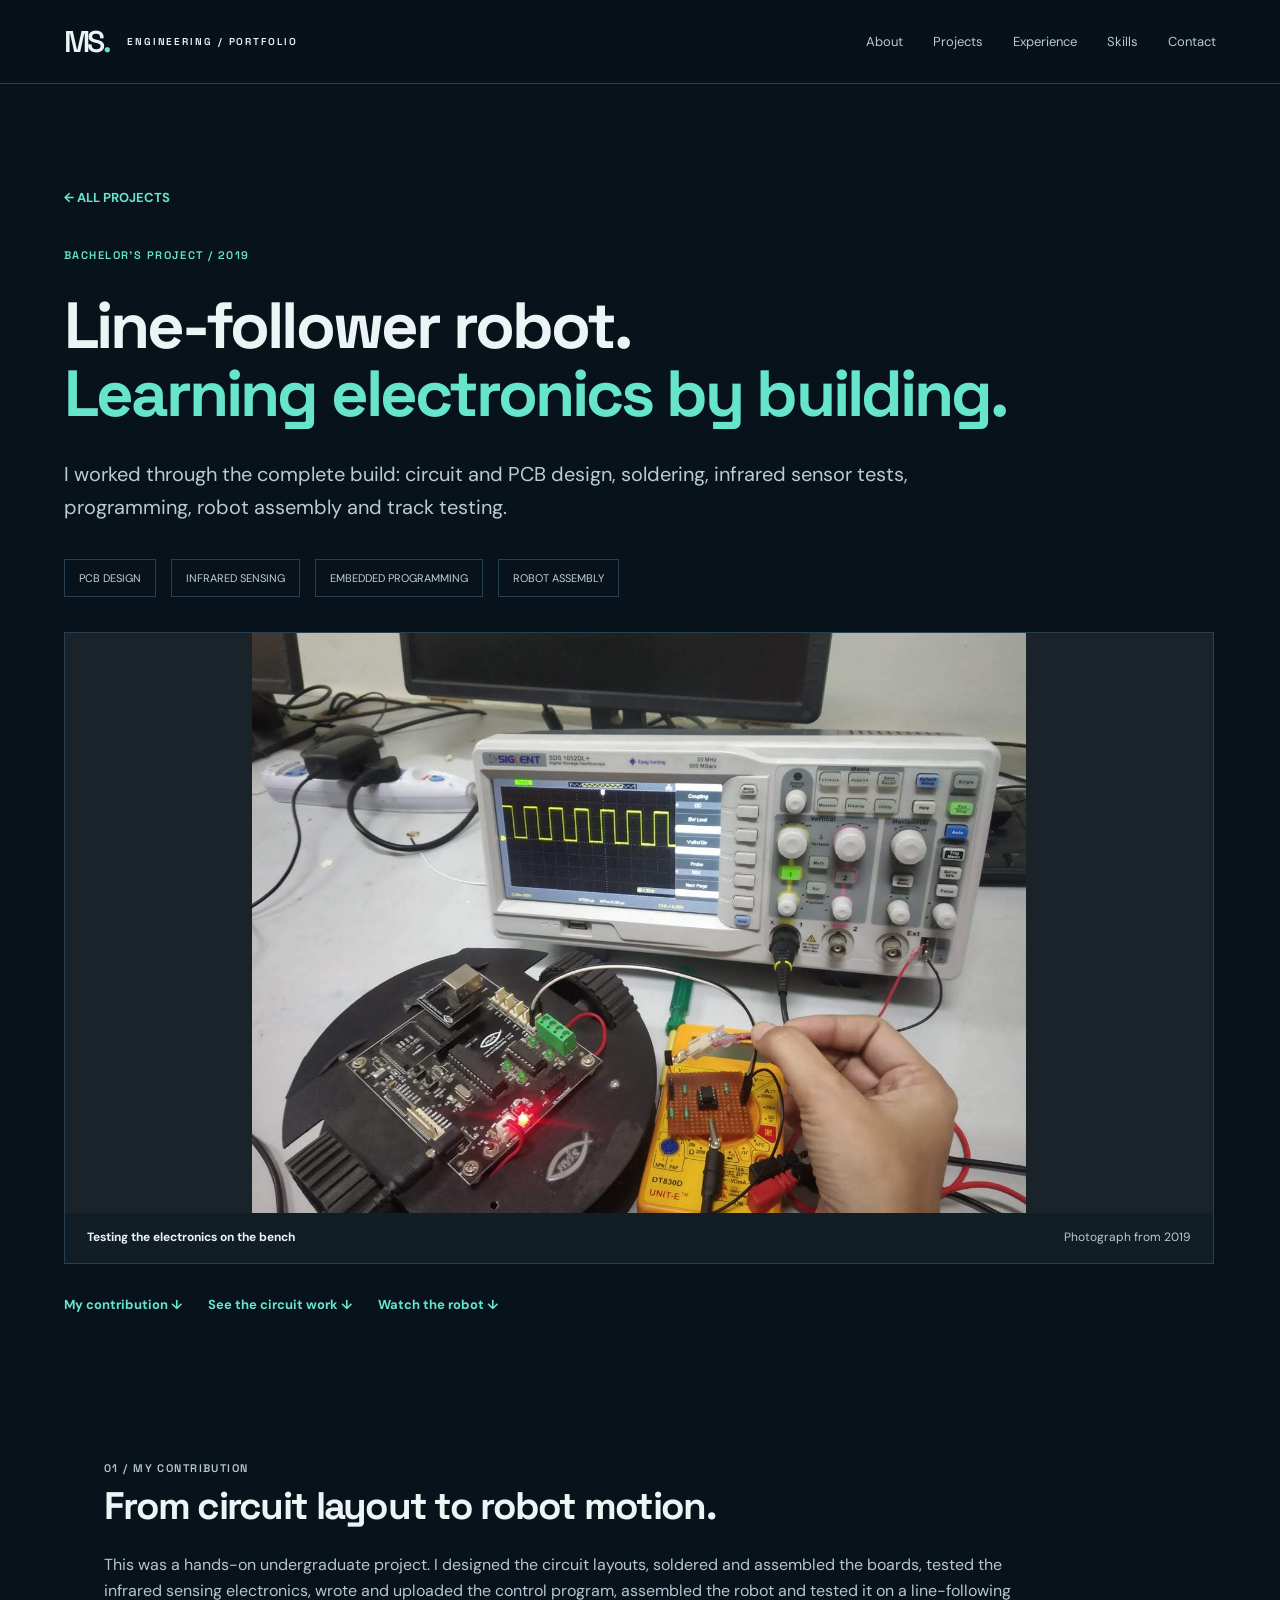
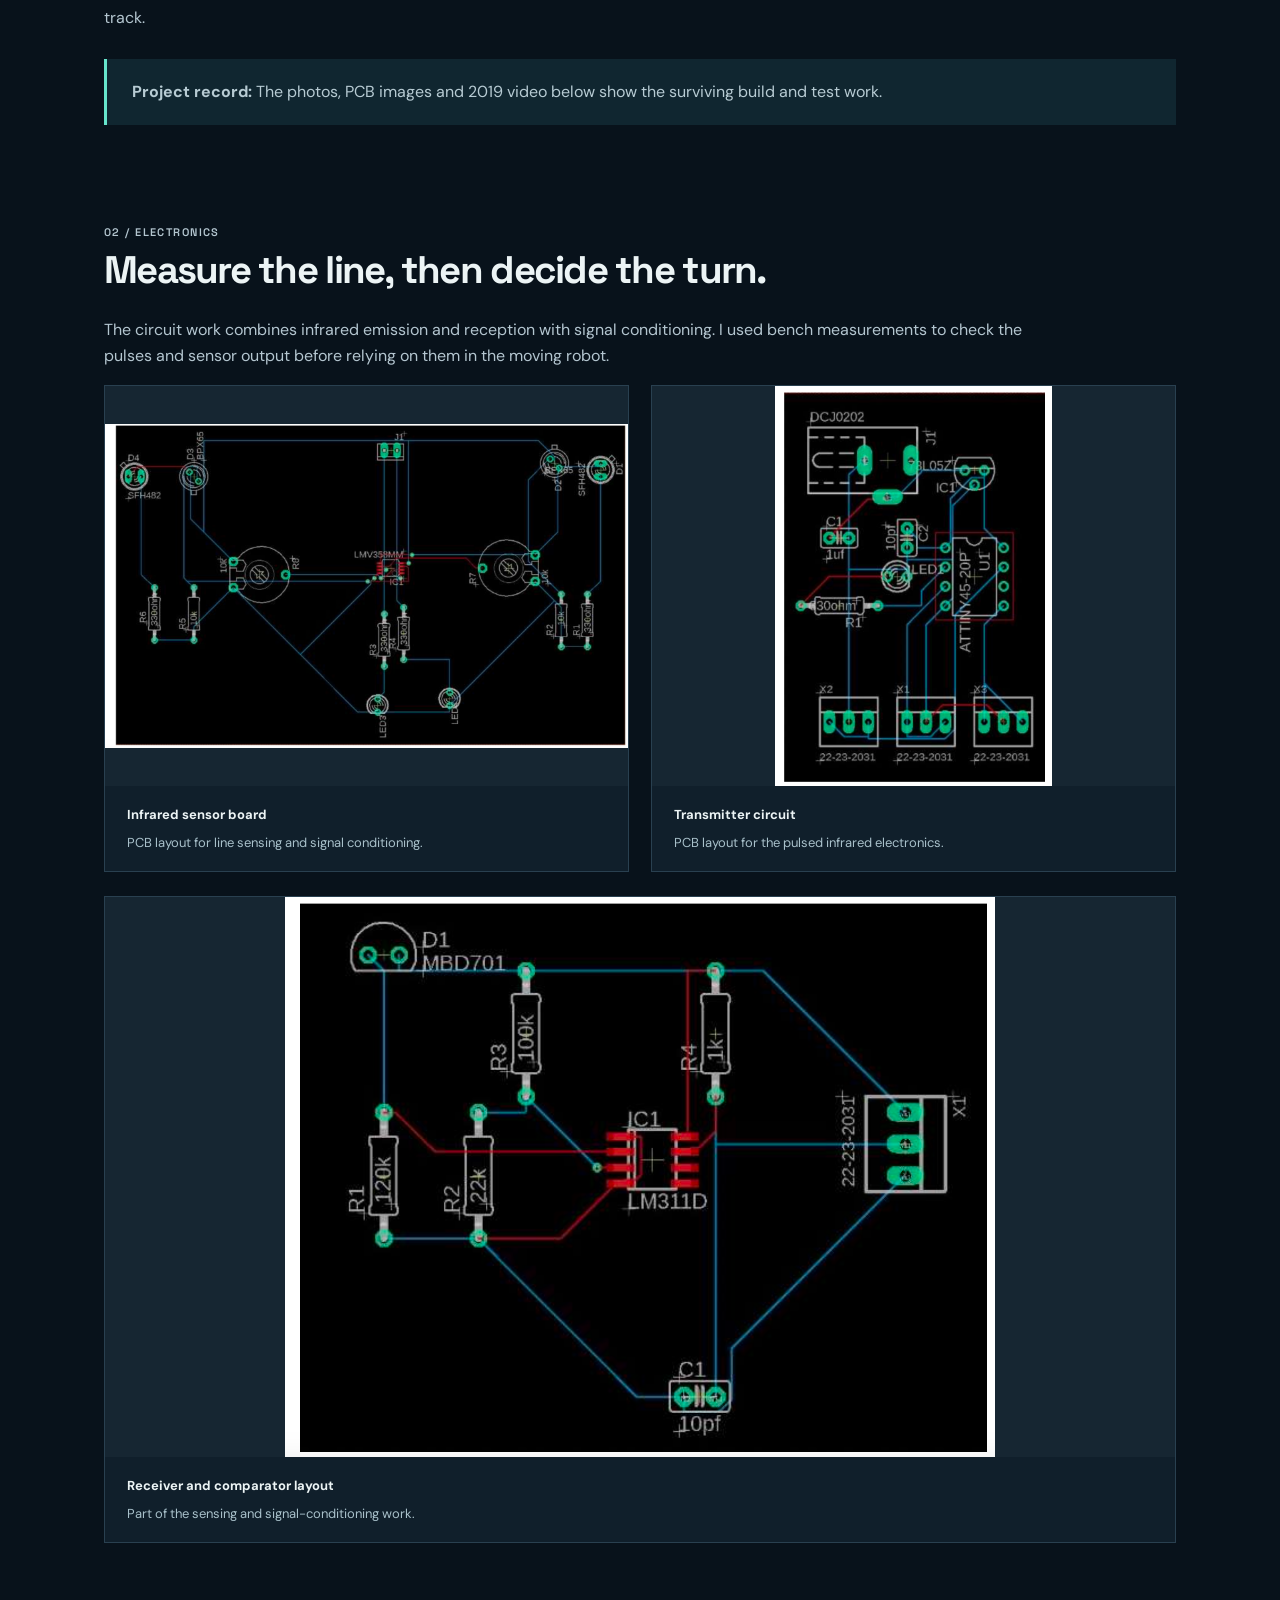
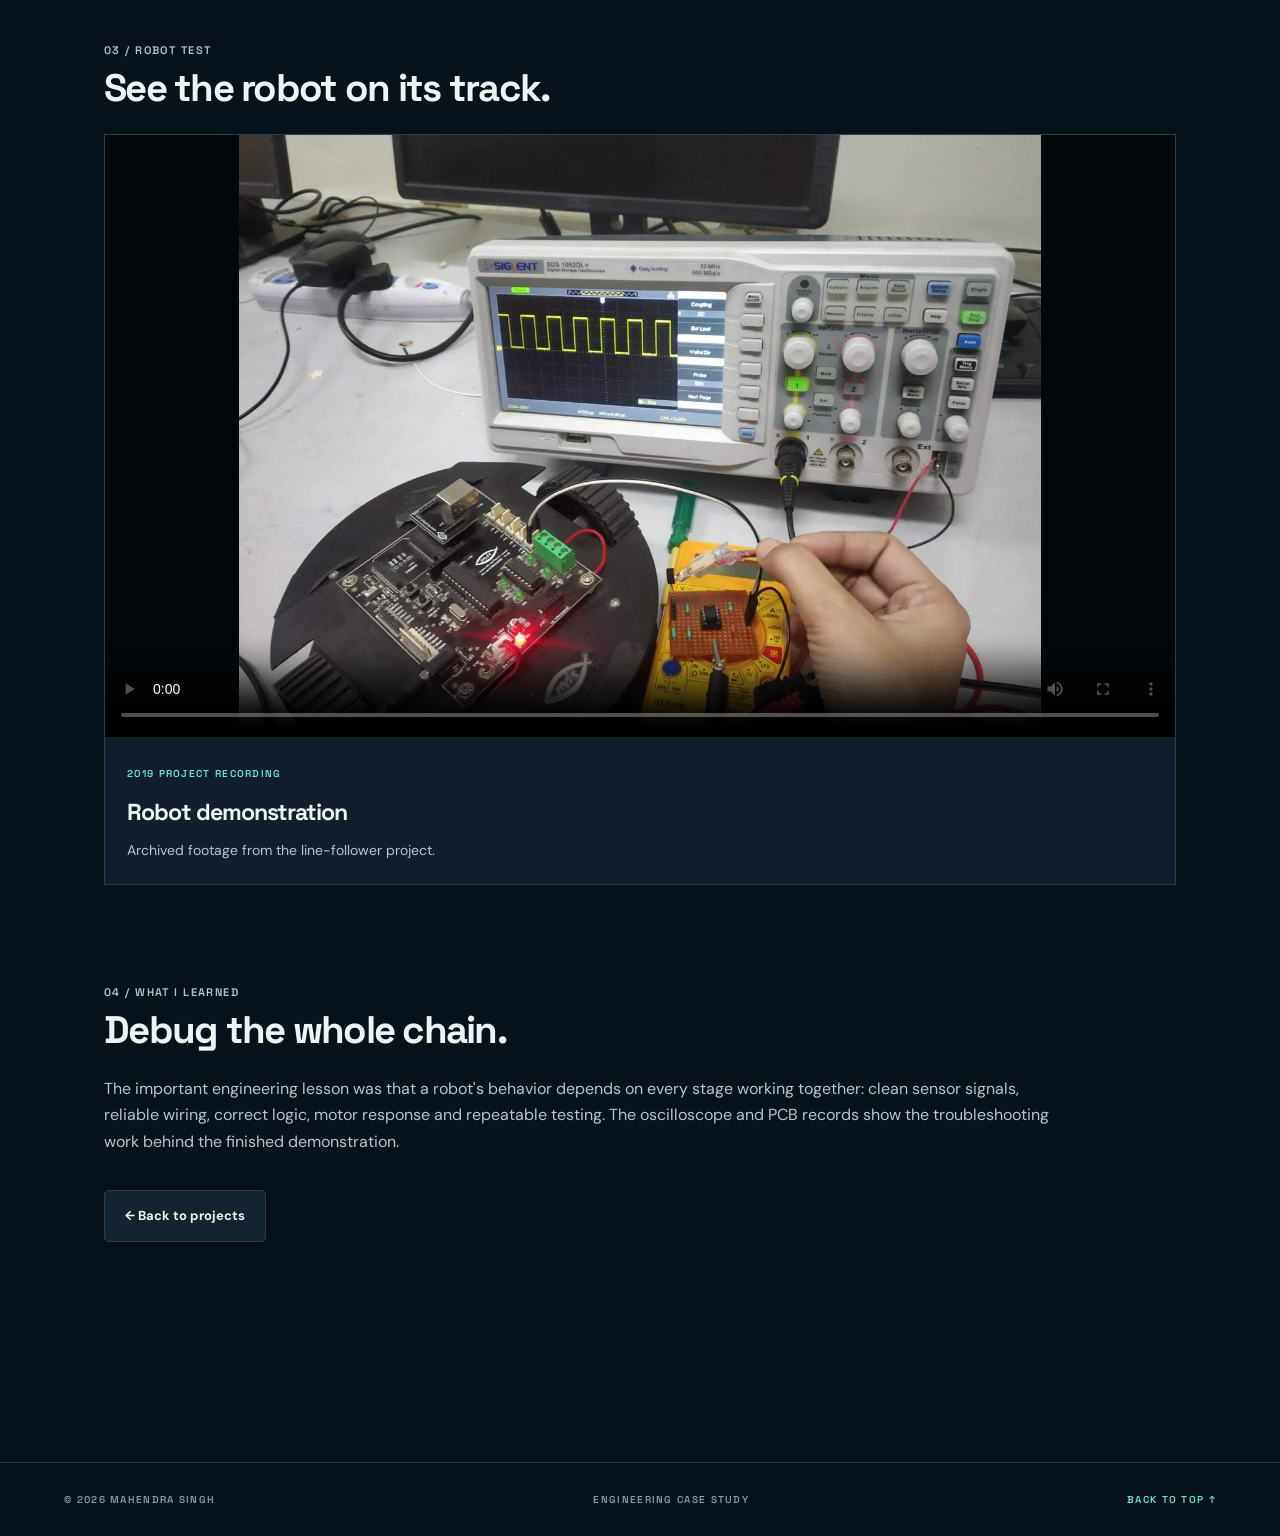
<file: line-follower.html>
<!doctype html>
<html lang="en"><head><meta charset="utf-8"><meta name="viewport" content="width=device-width, initial-scale=1">
<meta name="description" content="Mahendra Singh’s 2019 line-follower robot work: PCB design, soldering, sensor testing, programming and robot assembly."><title>Line-Follower Robot | Mahendra Singh</title><link rel="stylesheet" href="styles.css?v=7"></head>
<body class="project-case" id="top"><header class="topbar"><a class="brand" href="index.html"><span class="brandmark">MS<span class="dot">.</span></span><span>ENGINEERING / PORTFOLIO</span></a><button class="menu" aria-label="Toggle navigation" aria-expanded="false">☰</button><nav id="nav"><a href="index.html#about">About</a><a href="index.html#projects">Projects</a><a href="index.html#experience">Experience</a><a href="index.html#skills">Skills</a><a href="index.html#contact">Contact</a></nav></header><main>
<section class="section case-hero case-hero-v3"><a class="back" href="index.html#projects">← ALL PROJECTS</a>
<p class="eyebrow case-kicker">BACHELOR'S PROJECT / 2019</p><h1>Line-follower robot.<br><em>Learning electronics by building.</em></h1>
<p class="case-intro">I worked through the complete build: circuit and PCB design, soldering, infrared sensor tests, programming, robot assembly and track testing.</p>
<div class="case-meta"><span>PCB DESIGN</span><span>INFRARED SENSING</span><span>EMBEDDED PROGRAMMING</span><span>ROBOT ASSEMBLY</span></div>
<div class="case-hero-media"><img src="assets/line-follower/bench-test.jpg" alt="Line-follower electronics under test with a square-wave trace on an oscilloscope" fetchpriority="high"><div class="case-hero-caption"><strong>Testing the electronics on the bench</strong><span>Photograph from 2019</span></div></div>
<div class="jump-links"><a href="#contribution">My contribution ↓</a><a href="#circuits">See the circuit work ↓</a><a href="#demo">Watch the robot ↓</a></div></section>
<div class="case-content case-content-v3"><section id="contribution"><p class="eyebrow">01 / MY CONTRIBUTION</p><h2>From circuit layout to robot motion.</h2><p>This was a hands-on undergraduate project. I designed the circuit layouts, soldered and assembled the boards, tested the infrared sensing electronics, wrote and uploaded the control program, assembled the robot and tested it on a line-following track.</p><div class="note"><strong>Project record:</strong> The photos, PCB images and 2019 video below show the surviving build and test work.</div></section>
<section id="circuits"><p class="eyebrow">02 / ELECTRONICS</p><h2>Measure the line, then decide the turn.</h2><p>The circuit work combines infrared emission and reception with signal conditioning. I used bench measurements to check the pulses and sensor output before relying on them in the moving robot.</p><div class="hardware-grid">
<figure class="figure-card"><button class="zoom-media" data-full="assets/line-follower/sensor-pcb.png" data-caption="Infrared sensor PCB layout" aria-label="Enlarge infrared sensor PCB layout"><img src="assets/line-follower/sensor-pcb.png" alt="PCB layout for the infrared sensing circuit" loading="lazy"></button><figcaption><strong>Infrared sensor board</strong><span>PCB layout for line sensing and signal conditioning.</span></figcaption></figure>
<figure class="figure-card"><button class="zoom-media" data-full="assets/line-follower/transmitter-pcb.png" data-caption="Infrared transmitter PCB layout" aria-label="Enlarge infrared transmitter PCB layout"><img src="assets/line-follower/transmitter-pcb.png" alt="PCB layout for the infrared transmitter circuit" loading="lazy"></button><figcaption><strong>Transmitter circuit</strong><span>PCB layout for the pulsed infrared electronics.</span></figcaption></figure></div>
<figure class="figure-card full-figure"><button class="zoom-media" data-full="assets/line-follower/receiver-pcb.png" data-caption="Infrared receiver PCB layout" aria-label="Enlarge infrared receiver PCB layout"><img src="assets/line-follower/receiver-pcb.png" alt="PCB layout for an infrared receiver and comparator circuit" loading="lazy"></button><figcaption><strong>Receiver and comparator layout</strong><span>Part of the sensing and signal-conditioning work.</span></figcaption></figure></section>
<section id="demo"><p class="eyebrow">03 / ROBOT TEST</p><h2>See the robot on its track.</h2><article class="media-panel"><div class="video-frame"><video controls playsinline preload="metadata" poster="assets/line-follower/bench-test.jpg" aria-label="2019 line-follower robot test video"><source src="assets/line-follower/robot-test.mp4" type="video/mp4">Your browser does not support video. <a href="assets/line-follower/robot-test.mp4">Open the robot test video</a>.</video></div><div class="media-copy"><span class="mini-tag">2019 PROJECT RECORDING</span><h3>Robot demonstration</h3><p>Archived footage from the line-follower project.</p></div></article></section>
<section id="lessons"><p class="eyebrow">04 / WHAT I LEARNED</p><h2>Debug the whole chain.</h2><p>The important engineering lesson was that a robot's behavior depends on every stage working together: clean sensor signals, reliable wiring, correct logic, motor response and repeatable testing. The oscilloscope and PCB records show the troubleshooting work behind the finished demonstration.</p><div class="actions"><a class="btn secondary" href="index.html#projects">← Back to projects</a></div></section></div></main><dialog id="image-lightbox" class="image-lightbox"><button class="lightbox-close" type="button" aria-label="Close enlarged image">Close ✕</button><img alt=""><p></p></dialog><footer><span>© <span id="year">2026</span> MAHENDRA SINGH</span><span>ENGINEERING CASE STUDY</span><a href="#top">BACK TO TOP ↑</a></footer><script src="script.js?v=5"></script></body></html>
</file>
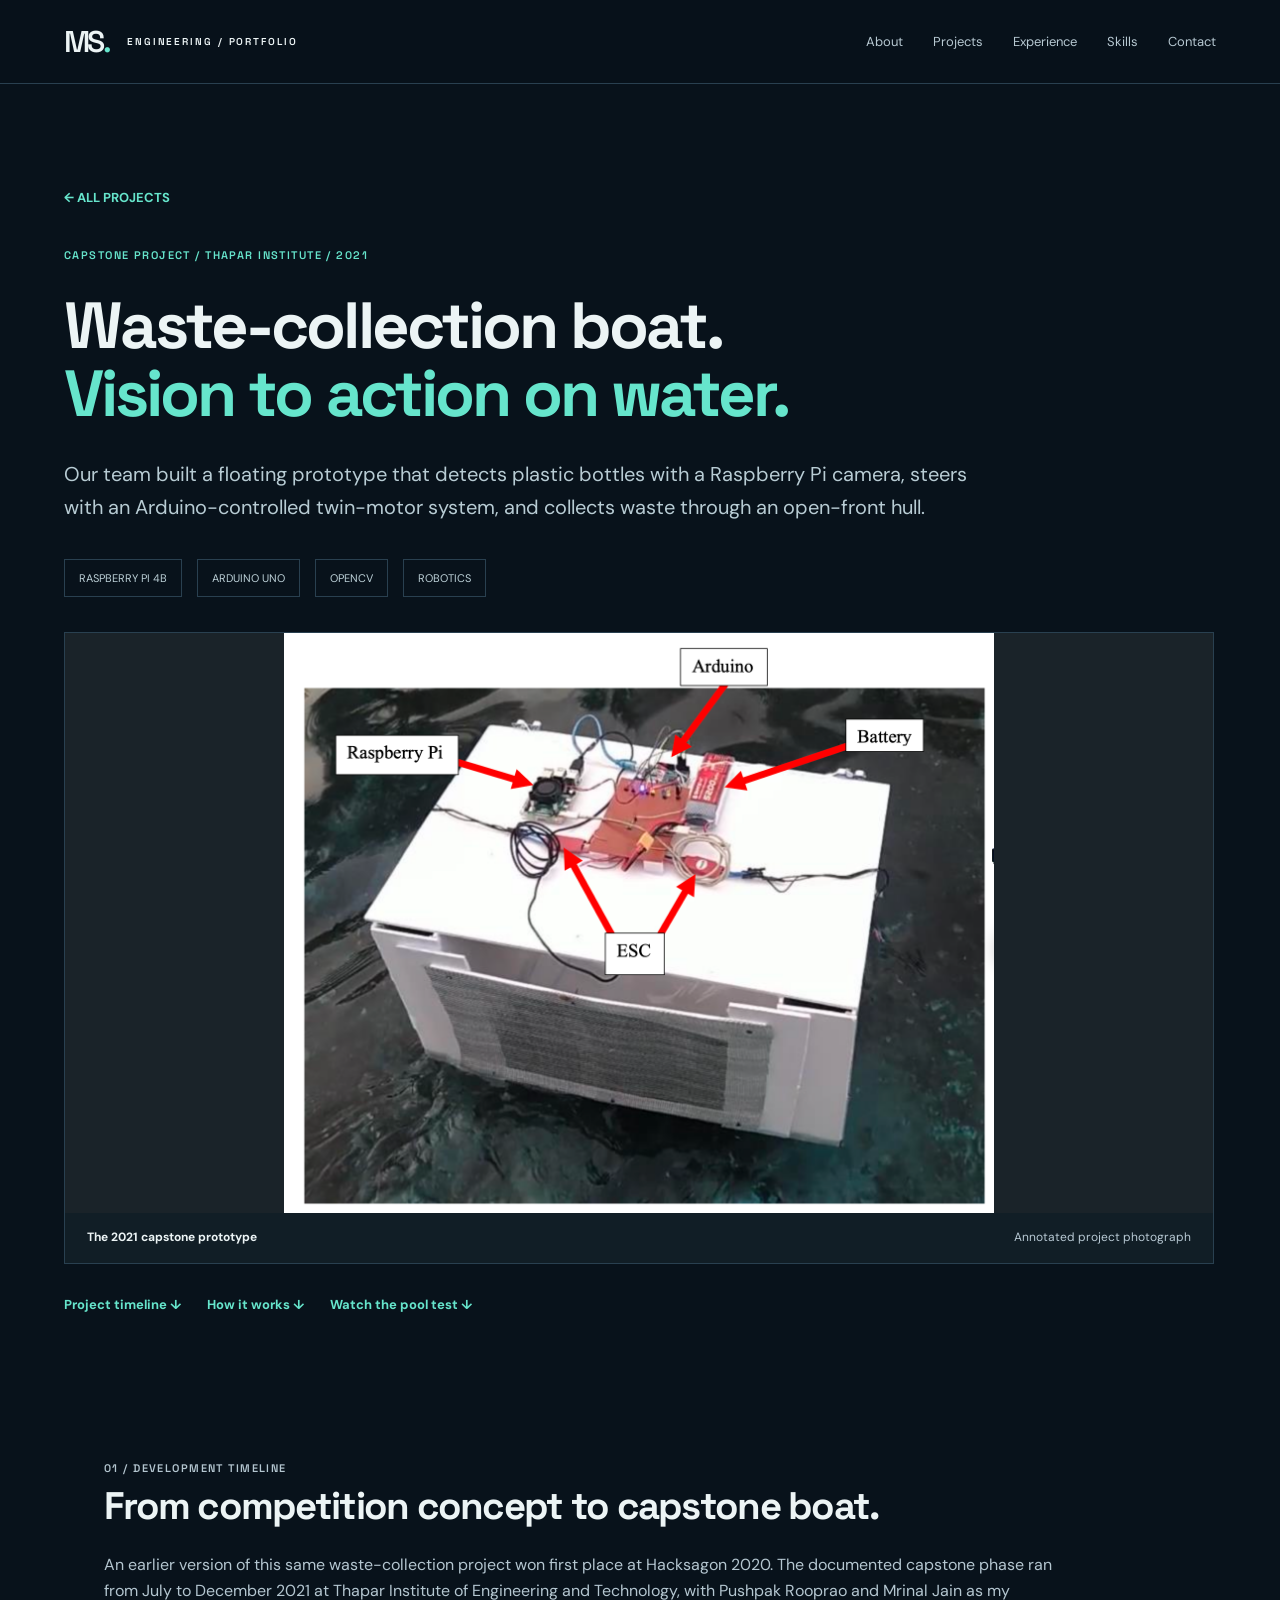
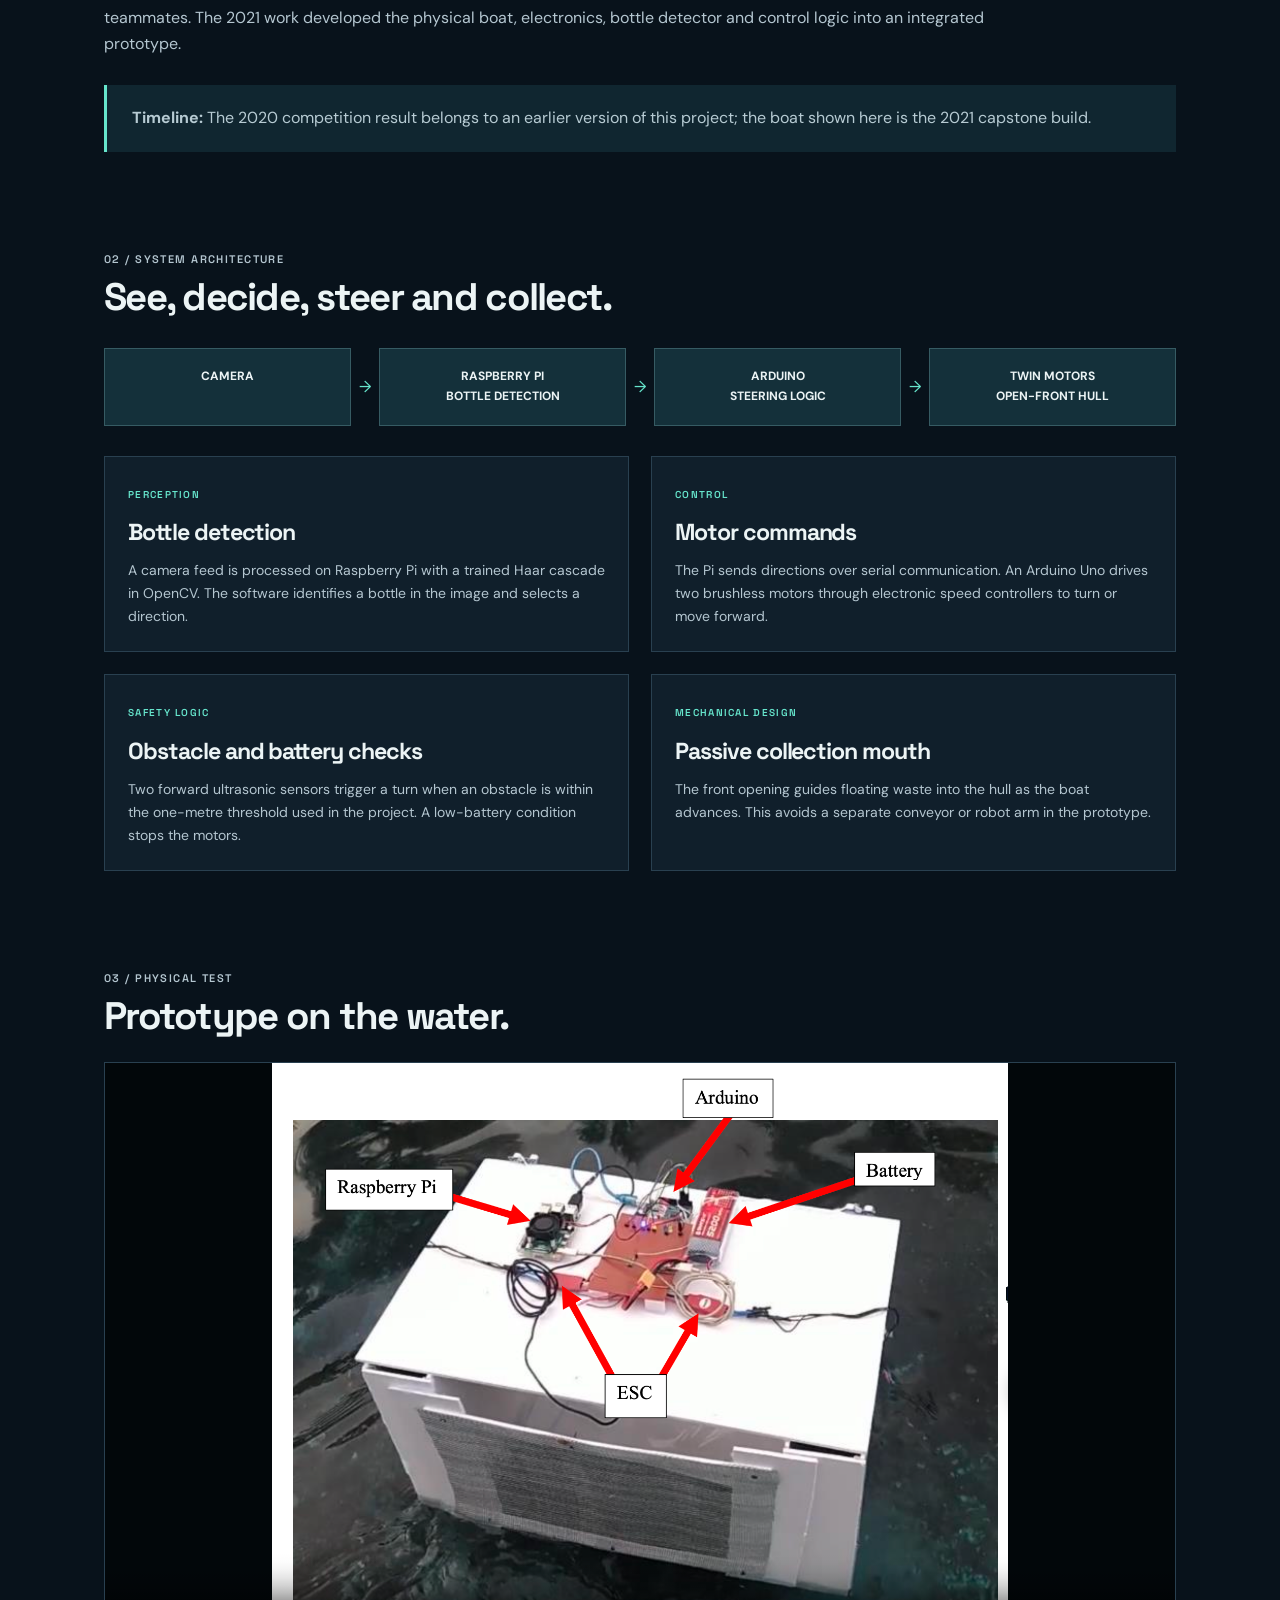
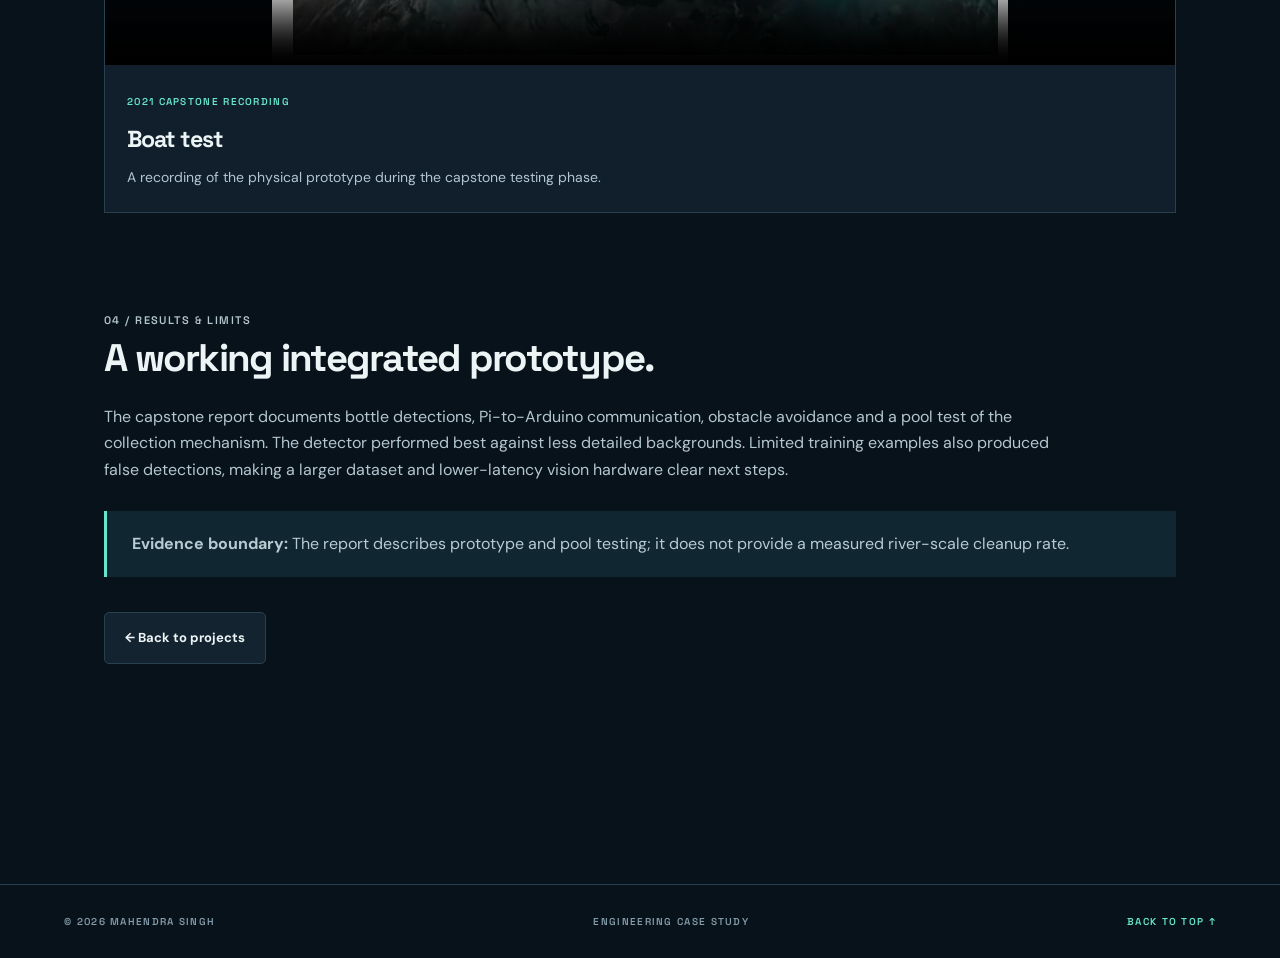
<file: waste-collection-boat.html>
<!doctype html>
<html lang="en"><head><meta charset="utf-8"><meta name="viewport" content="width=device-width, initial-scale=1">
<meta name="description" content="Mahendra Singh’s 2021 capstone: a Raspberry Pi and computer vision based waste-collection boat, following an earlier Hacksagon 2020 prototype."><title>Waste Collection Boat | Mahendra Singh</title><link rel="stylesheet" href="styles.css?v=7"></head>
<body class="project-case" id="top"><header class="topbar"><a class="brand" href="index.html"><span class="brandmark">MS<span class="dot">.</span></span><span>ENGINEERING / PORTFOLIO</span></a><button class="menu" aria-label="Toggle navigation" aria-expanded="false">☰</button><nav id="nav"><a href="index.html#about">About</a><a href="index.html#projects">Projects</a><a href="index.html#experience">Experience</a><a href="index.html#skills">Skills</a><a href="index.html#contact">Contact</a></nav></header><main>
<section class="section case-hero case-hero-v3"><a class="back" href="index.html#projects">← ALL PROJECTS</a>
<p class="eyebrow case-kicker">CAPSTONE PROJECT / THAPAR INSTITUTE / 2021</p>
<h1>Waste-collection boat.<br><em>Vision to action on water.</em></h1>
<p class="case-intro">Our team built a floating prototype that detects plastic bottles with a Raspberry Pi camera, steers with an Arduino-controlled twin-motor system, and collects waste through an open-front hull.</p>
<div class="case-meta"><span>RASPBERRY PI 4B</span><span>ARDUINO UNO</span><span>OPENCV</span><span>ROBOTICS</span></div>
<div class="case-hero-media"><img src="assets/boat/boat-hardware.png" alt="Top view of the 2021 waste-collection boat showing its Raspberry Pi, Arduino, battery and motor controllers" fetchpriority="high"><div class="case-hero-caption"><strong>The 2021 capstone prototype</strong><span>Annotated project photograph</span></div></div>
<div class="jump-links"><a href="#history">Project timeline ↓</a><a href="#system">How it works ↓</a><a href="#demo">Watch the pool test ↓</a></div></section>
<div class="case-content case-content-v3">
<section id="history"><p class="eyebrow">01 / DEVELOPMENT TIMELINE</p><h2>From competition concept to capstone boat.</h2>
<p>An earlier version of this same waste-collection project won first place at Hacksagon 2020. The documented capstone phase ran from July to December 2021 at Thapar Institute of Engineering and Technology, with Pushpak Rooprao and Mrinal Jain as my teammates. The 2021 work developed the physical boat, electronics, bottle detector and control logic into an integrated prototype.</p>
<div class="note"><strong>Timeline:</strong> The 2020 competition result belongs to an earlier version of this project; the boat shown here is the 2021 capstone build.</div></section>
<section id="system"><p class="eyebrow">02 / SYSTEM ARCHITECTURE</p><h2>See, decide, steer and collect.</h2>
<div class="pipeline case-pipeline" aria-label="Waste collection boat processing flow"><div class="pipe">CAMERA</div><span class="arrow" aria-hidden="true">→</span><div class="pipe">RASPBERRY PI<br>BOTTLE DETECTION</div><span class="arrow" aria-hidden="true">→</span><div class="pipe">ARDUINO<br>STEERING LOGIC</div><span class="arrow" aria-hidden="true">→</span><div class="pipe">TWIN MOTORS<br>OPEN-FRONT HULL</div></div>
<div class="insight-grid"><article><span class="mini-tag">PERCEPTION</span><h3>Bottle detection</h3><p>A camera feed is processed on Raspberry Pi with a trained Haar cascade in OpenCV. The software identifies a bottle in the image and selects a direction.</p></article><article><span class="mini-tag">CONTROL</span><h3>Motor commands</h3><p>The Pi sends directions over serial communication. An Arduino Uno drives two brushless motors through electronic speed controllers to turn or move forward.</p></article><article><span class="mini-tag">SAFETY LOGIC</span><h3>Obstacle and battery checks</h3><p>Two forward ultrasonic sensors trigger a turn when an obstacle is within the one-metre threshold used in the project. A low-battery condition stops the motors.</p></article><article><span class="mini-tag">MECHANICAL DESIGN</span><h3>Passive collection mouth</h3><p>The front opening guides floating waste into the hull as the boat advances. This avoids a separate conveyor or robot arm in the prototype.</p></article></div></section>
<section id="demo"><p class="eyebrow">03 / PHYSICAL TEST</p><h2>Prototype on the water.</h2><article class="media-panel"><div class="video-frame"><video controls playsinline preload="metadata" poster="assets/boat/boat-hardware.png" aria-label="2021 waste-collection boat test video"><source src="assets/boat/pool-test.mp4" type="video/mp4">Your browser does not support video. <a href="assets/boat/pool-test.mp4">Open the pool test video</a>.</video></div><div class="media-copy"><span class="mini-tag">2021 CAPSTONE RECORDING</span><h3>Boat test</h3><p>A recording of the physical prototype during the capstone testing phase.</p></div></article></section>
<section id="outcomes"><p class="eyebrow">04 / RESULTS &amp; LIMITS</p><h2>A working integrated prototype.</h2><p>The capstone report documents bottle detections, Pi-to-Arduino communication, obstacle avoidance and a pool test of the collection mechanism. The detector performed best against less detailed backgrounds. Limited training examples also produced false detections, making a larger dataset and lower-latency vision hardware clear next steps.</p><div class="note"><strong>Evidence boundary:</strong> The report describes prototype and pool testing; it does not provide a measured river-scale cleanup rate.</div><div class="actions"><a class="btn secondary" href="index.html#projects">← Back to projects</a></div></section>
</div></main><dialog id="image-lightbox" class="image-lightbox"><button class="lightbox-close" type="button" aria-label="Close enlarged image">Close ✕</button><img alt=""><p></p></dialog><footer><span>© <span id="year">2026</span> MAHENDRA SINGH</span><span>ENGINEERING CASE STUDY</span><a href="#top">BACK TO TOP ↑</a></footer><script src="script.js?v=5"></script></body></html>
</file>
<file: styles.css>
@import url('https://fonts.googleapis.com/css2?family=DM+Sans:wght@400;500;600;700&family=Space+Grotesk:wght@400;500;600;700&display=swap');
:root{--bg:#08121b;--panel:#101f2b;--panel2:#132634;--line:#294050;--text:#ecf4f5;--muted:#9ab0be;--accent:#66e5cc}*{box-sizing:border-box}html{scroll-behavior:smooth}body{margin:0;background:var(--bg);color:var(--text);font-family:'DM Sans',sans-serif;line-height:1.65}a{color:inherit;text-decoration:none}button{font:inherit}h1,h2,h3,p{margin-top:0}h1,h2,h3,.brandmark{font-family:'Space Grotesk',sans-serif;letter-spacing:-.045em}h1{font-size:clamp(3.2rem,6vw,6.5rem);line-height:1.04;margin:30px 0}h2{font-size:clamp(2.4rem,4vw,4.5rem);line-height:1.1;margin:15px 0 20px}h3{font-size:1.45rem;line-height:1.25;margin:12px 0}em{font-style:normal;color:var(--accent)}.dim,.muted{color:#8fa6b6}.topbar{height:84px;display:flex;align-items:center;justify-content:space-between;padding:0 max(5%,calc((100vw - 1450px)/2));border-bottom:1px solid var(--line);position:sticky;top:0;z-index:10;background:#08121beF;backdrop-filter:blur(15px)}.brand{display:flex;align-items:center;gap:18px;font:600 10px 'Space Grotesk',sans-serif;letter-spacing:.19em}.brandmark{font-size:30px;letter-spacing:-.09em}.dot{color:var(--accent)}nav{display:flex;gap:30px;align-items:center;font-size:13px;color:#b7c9d2}nav a:hover,.text-link:hover{color:var(--accent)}.nav-cta{border:1px solid #517c83;padding:10px 17px;border-radius:5px;color:var(--accent)}.menu{display:none;background:none;border:0;color:white;font-size:26px}.section{max-width:1450px;margin:auto;padding:110px 5%}.hero{min-height:720px;display:grid;grid-template-columns:1.1fr .9fr;align-items:center;gap:6%}.eyebrow,.section-number,.art-index,.art-label,.visual-head,.visual-foot,.tags,.time,.chips,.coming,.placeholder-note{font:600 11px 'Space Grotesk',sans-serif;letter-spacing:.13em}.eyebrow,.section-number{color:var(--accent)}.pulse{display:inline-block;width:8px;height:8px;background:var(--accent);border-radius:50%;margin-right:8px;box-shadow:0 0 0 5px #66e5cc18}.intro{max-width:590px;color:#b8c9d4;font-size:17px;line-height:1.9}.intro strong{color:white}.actions{display:flex;gap:13px;flex-wrap:wrap;margin:35px 0}.btn{display:inline-flex;align-items:center;justify-content:space-between;gap:30px;border:1px solid var(--line);padding:14px 20px;border-radius:5px;font-weight:700;font-size:13px;transition:transform .2s}.btn:hover{transform:translateY(-3px)}.primary{background:var(--accent);color:#06202a;border-color:var(--accent)}.secondary{background:#142330}.hero-stats{display:flex;gap:45px;margin-top:70px}.hero-stats div{display:flex;flex-direction:column}.hero-stats strong{font:600 28px 'Space Grotesk',sans-serif}.hero-stats small{font:600 10px 'Space Grotesk',sans-serif;letter-spacing:.15em;color:var(--muted)}.hero-visual{border:1px solid #345363;background:#0d1c28;box-shadow:0 24px 90px #0005;transform:perspective(900px) rotateY(-3deg)}.hero-visual svg{width:100%;display:block}.visual-head,.visual-foot{display:flex;justify-content:space-between;padding:17px 20px;color:#829aa8;font-size:10px}.visual-head{border-bottom:1px solid var(--line)}.visual-foot{border-top:1px solid var(--line)}.green{color:var(--accent)}.section-head{margin-bottom:50px}.section-head>p{color:var(--muted);max-width:580px}.about,.experience,.contact{border-top:1px solid var(--line)}.about-grid{display:grid;grid-template-columns:1.2fr .8fr;gap:10%}.large-copy{font:500 clamp(1.4rem,2.1vw,2.15rem)/1.6 'Space Grotesk',sans-serif;color:#91a9b7}.large-copy span{color:white}.info-card{border:1px solid var(--line);padding:30px;background:var(--panel)}.info-line{display:grid;grid-template-columns:110px 1fr;gap:18px;padding:22px 0;border-bottom:1px solid var(--line)}.info-line:last-child{border:0}.info-line>span{font-size:10px;letter-spacing:.12em;color:var(--accent)}.info-line strong{font-size:13px;font-weight:500}.filters{display:flex;gap:10px;flex-wrap:wrap;margin-bottom:30px}.filter{background:none;color:#b0c3cd;border:1px solid var(--line);padding:10px 18px;border-radius:4px;cursor:pointer;font-size:12px}.filter.active,.filter:hover{color:#061b23;background:var(--accent);border-color:var(--accent)}.project-grid{display:grid;grid-template-columns:1fr 1fr;gap:22px}.project-card{border:1px solid var(--line);background:var(--panel);overflow:hidden}.project-card[hidden]{display:none}.project-art{height:270px;position:relative;overflow:hidden;display:flex;align-items:center;justify-content:center}.art-index,.art-label{position:absolute;color:#a5c3cc;font-size:10px}.art-index{top:22px;left:25px}.art-label{bottom:22px;left:25px}.art-drone{background:radial-gradient(ellipse at center,#1a5557,#102b39 50%,#0b202d)}.art-future{background:radial-gradient(circle at 60% 50%,#234657,#122736 60%,#0d202d)}.art-waste{background:linear-gradient(135deg,#153d46,#0e2532)}.art-hand{background:linear-gradient(135deg,#243849,#102332)}.radar{width:200px;height:200px;position:relative;display:grid;place-items:center}.radar-ring{position:absolute;border:1px solid #64d7ca70;border-radius:50%}.ring1{width:100px;height:100px}.ring2{width:155px;height:155px}.ring3{width:205px;height:205px}.drone-glyph{font-size:100px;line-height:1;color:#d1eee8;transform:rotate(45deg)}.radar-point{width:9px;height:9px;background:var(--accent);position:absolute;border-radius:50%;box-shadow:0 0 16px var(--accent)}.radar-point.a{top:30px;left:40px}.radar-point.b{bottom:40px;right:23px}.radar-point.c{top:40px;right:45px}.future-symbol{font-size:160px;line-height:1;color:#75dfcc;font-family:'Space Grotesk',sans-serif}.future-symbol small{display:block;font-size:15px;letter-spacing:.5em;text-align:center}.line-illustration{font-size:115px;color:#7adbc8}.line-illustration span{font-size:65px}.hand-symbol{font-size:150px;color:#9dc3d4}.hand-symbol span{color:var(--accent);font-size:70px}.project-body{padding:30px}.tags{display:flex;gap:20px;color:var(--accent);font-size:10px}.project-body p{color:#abc0cc;min-height:78px;font-size:14px}.chips{display:flex;gap:8px;flex-wrap:wrap;margin:25px 0}.chips span{padding:7px 9px;border:1px solid #345060;border-radius:3px;color:#b4cbd5;font-size:10px;letter-spacing:0}.text-link{font-size:13px;color:var(--accent);font-weight:700}.coming{color:#819aa9;letter-spacing:0}.timeline{border-top:1px solid var(--line)}.timeline-item{display:grid;grid-template-columns:230px 1fr;gap:30px;padding:37px 0;border-bottom:1px solid var(--line)}.time{color:#91aab9}.timeline-item p{color:#a8bdc9;max-width:740px}.skills-grid{display:grid;grid-template-columns:repeat(3,1fr);gap:16px}.skill-box{border:1px solid var(--line);background:var(--panel);padding:30px;min-height:215px}.skill-box>span{color:var(--accent);font:600 11px 'Space Grotesk',sans-serif}.skill-box p{font-size:13px;color:#a9bdc9}.contact{padding-top:120px;padding-bottom:140px}.contact h2{font-size:clamp(3rem,6vw,6rem)}.contact>p{color:#b0c5cf;max-width:600px}.placeholder-note{font-size:10px;color:#7f9ba9!important;letter-spacing:0}footer{border-top:1px solid var(--line);padding:30px 5%;display:flex;justify-content:space-between;gap:20px;font:600 10px 'Space Grotesk',sans-serif;letter-spacing:.13em;color:#849ba9}footer a{color:var(--accent)}.case-hero{padding-top:100px;padding-bottom:60px}.case-hero h1{max-width:1000px}.case-intro{font-size:20px;color:#b8ccd4;max-width:850px}.case-meta{display:flex;flex-wrap:wrap;gap:15px;margin:35px 0}.case-meta span{border:1px solid var(--line);padding:9px 14px;font-size:11px;color:#bdd1d8}.case-content{max-width:1040px;margin:auto;padding:20px 5% 120px}.case-content h2{font-size:clamp(1.8rem,3vw,3rem);margin-top:75px}.case-content p,.case-content li{color:#b4c6d0}.case-content ul{padding-left:22px}.metric-grid{display:grid;grid-template-columns:repeat(4,1fr);gap:12px}.metric{padding:22px;background:var(--panel);border:1px solid var(--line)}.metric strong{display:block;font:600 30px 'Space Grotesk',sans-serif;color:var(--accent)}.metric small{color:#a5bac5}.pipeline{display:flex;align-items:stretch;flex-wrap:wrap;gap:8px;margin:30px 0}.pipe{padding:18px 14px;background:#14303a;border:1px solid #365b63;flex:1;min-width:140px;text-align:center;font-size:12px;font-weight:700}.arrow{display:flex;align-items:center;color:var(--accent)}.note{border-left:3px solid var(--accent);background:#102630;padding:20px 25px;margin:28px 0;color:#b7cbd3}.back{color:var(--accent);font-size:13px;font-weight:700}
@media(max-width:1050px){.hero{grid-template-columns:1fr;gap:40px}.hero-visual{max-width:650px;transform:none}.skills-grid{grid-template-columns:repeat(2,1fr)}}@media(max-width:720px){.topbar{height:70px}.brand{font-size:8px}.menu{display:block}nav{display:none;position:absolute;top:70px;left:0;right:0;padding:20px 5%;background:#0c1c28;border-bottom:1px solid var(--line);flex-direction:column;align-items:flex-start}nav.open{display:flex}.section{padding:75px 6%}.hero{min-height:0}.hero-stats{gap:20px;margin-top:35px}.hero-stats strong{font-size:21px}.project-grid,.about-grid,.skills-grid{grid-template-columns:1fr}.timeline-item{grid-template-columns:1fr;gap:8px}.info-line{grid-template-columns:90px 1fr}.metric-grid{grid-template-columns:repeat(2,1fr)}footer{flex-direction:column}.case-content{padding:20px 6% 90px}.arrow{display:none}}
@media(prefers-reduced-motion:reduce){html{scroll-behavior:auto}.btn{transition:none}}
.art-ball{background-position:center 38%}.ball-case .setup-figure img{background:#162632}
/* Engineering case study v3 */
.project-photo{background-size:cover;background-position:center}.case-hero-v3 h1{font-size:clamp(2.6rem,5.1vw,5.5rem);max-width:1200px}.case-hero-v3 .case-intro{max-width:920px}.case-hero-media{position:relative;border:1px solid var(--line);background:#111e26;overflow:hidden;max-width:1150px}.case-hero-media>img{display:block;width:100%;max-height:620px;object-fit:contain;background:#1a2329}.case-hero-caption{display:flex;justify-content:space-between;gap:20px;flex-wrap:wrap;padding:15px 22px;color:#b8c9d4;font-size:12px}.case-hero-caption strong{color:var(--text)}.case-metrics{margin:20px 0}.jump-links{display:flex;gap:25px;flex-wrap:wrap;margin-top:30px}.jump-links a{color:var(--accent);font-size:13px;font-weight:700}.case-content-v3{max-width:1200px}.case-content-v3 section{scroll-margin-top:110px;margin:65px 0 100px}.case-content-v3 section>.eyebrow{margin-bottom:10px}.case-content-v3 h2{margin:0 0 25px}.case-content-v3 p{max-width:950px}.demo-grid,.hardware-grid,.results-grid,.insight-grid{display:grid;grid-template-columns:repeat(2,minmax(0,1fr));gap:22px}.media-panel,.figure-card,.insight-grid article{background:var(--panel);border:1px solid var(--line);overflow:hidden;margin:0}.video-frame{background:#02070a}.video-frame video{width:100%;display:block;aspect-ratio:16/9;object-fit:contain}.media-copy{padding:22px}.media-copy p{font-size:14px;margin-bottom:0}.mini-tag{font:600 10px 'Space Grotesk',sans-serif;color:var(--accent);letter-spacing:.13em}.media-footnote{font-size:12px;color:#90a9b5!important;margin-top:14px}.figure-card img{display:block;width:100%;height:auto}.hardware-grid .figure-card img{height:380px;object-fit:contain;background:#e4e4e4}.figure-card figcaption{padding:18px 22px;color:#a8c0ca;font-size:13px}.figure-card figcaption strong{display:block;color:var(--text);margin-bottom:6px}.figure-card figcaption span{display:block}.zoom-media{display:block;width:100%;padding:0;border:0;background:transparent;cursor:zoom-in}.zoom-media:focus-visible{outline:3px solid var(--accent);outline-offset:-3px}.full-figure{margin:24px 0}.full-figure img{max-height:750px;object-fit:contain;background:white}.featured-figure img{max-height:690px}.case-pipeline .pipe{min-width:145px;flex-basis:20%}.tech-detail{border:1px solid var(--line);background:#0e202b;margin:15px 0;padding:17px 22px}.tech-detail summary{color:#d8edf0;cursor:pointer;font-weight:700}.tech-detail p{margin:15px 0 0}.tech-detail figure{margin:18px 0}.result-stats{display:grid;grid-template-columns:repeat(3,1fr);gap:12px;margin:24px 0}.result-stats>div{border:1px solid var(--line);background:var(--panel);padding:22px}.result-stats span,.result-stats small{display:block;color:#99b5c1;font-size:11px}.result-stats strong{display:block;color:var(--accent);font:600 29px 'Space Grotesk',sans-serif;margin:9px 0}.insight-grid article{padding:23px}.insight-grid article p{font-size:14px;margin:0}.roadmap{border-top:1px solid var(--line)}.roadmap>div{display:flex;align-items:center;gap:25px;padding:19px 0;border-bottom:1px solid var(--line)}.roadmap strong{font-size:15px}.status{font:700 10px 'Space Grotesk',sans-serif;letter-spacing:.08em;min-width:110px}.status.done{color:var(--accent)}.status.future{color:#c3a9ff}.case-end{margin-top:60px}.image-lightbox{max-width:min(95vw,1450px);max-height:94vh;background:#08121b;color:white;border:1px solid #426273;padding:20px;box-shadow:0 20px 100px #000a}.image-lightbox::backdrop{background:#000c}.image-lightbox img{display:block;max-width:100%;max-height:78vh;margin:auto;object-fit:contain}.image-lightbox p{font-size:13px;color:#b3c8d2;text-align:center;margin:12px 0 0}.lightbox-close{display:block;margin:0 0 12px auto;background:#19303c;color:white;border:1px solid #43606e;border-radius:4px;padding:5px 12px;cursor:pointer}@media(max-width:760px){.demo-grid,.hardware-grid,.results-grid,.insight-grid{grid-template-columns:1fr}.hardware-grid .figure-card img{height:auto;max-height:520px}.result-stats{grid-template-columns:1fr}.case-hero-v3 h1{font-size:clamp(2.3rem,9vw,3.8rem)}.case-hero-caption{display:block}.roadmap>div{gap:12px}.status{min-width:90px}.case-content-v3 section{margin:45px 0 70px}}

/* Interactive professional milestones */
.hero h1{font-size:clamp(2.9rem,4.8vw,5.4rem)}
.milestone-layout{display:grid;grid-template-columns:minmax(260px,.38fr) minmax(0,.62fr);gap:24px;align-items:stretch}
.milestone-tabs{display:grid;gap:10px;align-content:start}
.milestone-tab{display:grid;gap:5px;width:100%;padding:17px 19px;text-align:left;color:var(--text);background:var(--panel);border:1px solid var(--line);border-left:3px solid transparent;cursor:pointer;transition:background .25s,border-color .25s,transform .25s}
.milestone-tab:hover{background:#18303b;transform:translateX(3px)}
.milestone-tab.is-active{background:#16323b;border-color:#4d867e;border-left-color:var(--accent)}
.milestone-tab:focus-visible{outline:3px solid var(--accent);outline-offset:2px}
.milestone-index{font:700 10px 'Space Grotesk',sans-serif;letter-spacing:.13em;color:var(--accent)}
.milestone-tab strong{font:600 15px/1.35 'Space Grotesk',sans-serif;letter-spacing:-.02em}
.milestone-tab small{font-size:12px;color:var(--muted)}
.milestone-panels{min-width:0}
.milestone-panel{display:grid;grid-template-columns:minmax(0,.44fr) minmax(0,.56fr);min-height:465px;border:1px solid var(--line);background:var(--panel);overflow:hidden;animation:milestone-enter .35s ease both}
.milestone-panel[hidden]{display:none}
.milestone-panel figure{position:relative;min-width:0;margin:0;background:#142632;overflow:hidden}
.milestone-panel img{display:block;width:100%;height:100%;min-height:465px;object-fit:cover;object-position:center 28%}
.milestone-panel#milestone-graduate img{object-position:center 34%}
.milestone-panel#milestone-focus img{object-position:center}
.milestone-panel figcaption{position:absolute;left:0;right:0;bottom:0;padding:28px 17px 14px;color:white;background:linear-gradient(transparent,#07121be5);font-size:11px}
.milestone-copy{display:flex;flex-direction:column;justify-content:center;align-items:flex-start;min-width:0;padding:32px}
.milestone-copy h3{font-size:clamp(1.6rem,2.4vw,2.4rem);margin:18px 0 8px}
.milestone-copy p{font-size:14px;color:#b9ccd4;line-height:1.75}
.milestone-copy .milestone-org{color:var(--accent);font-weight:700;margin-bottom:22px}
.milestone-copy .text-link{margin-top:14px}
@keyframes milestone-enter{from{opacity:0;transform:translateY(10px)}to{opacity:1;transform:translateY(0)}}
@media(max-width:900px){.milestone-layout{grid-template-columns:1fr}.milestone-tabs{grid-template-columns:repeat(2,minmax(0,1fr))}}
@media(max-width:600px){.milestone-panel{grid-template-columns:1fr}.milestone-panel img{height:275px;min-height:0;object-position:center top}.milestone-panel#milestone-graduate img{object-position:center 29%}.milestone-panel#milestone-focus img{object-position:center}.milestone-copy{padding:26px}.milestone-tab{padding:14px}.milestone-tab strong{font-size:13px}}
@media(max-width:480px){.section.hero{padding-top:55px;padding-bottom:65px}.hero{gap:28px}.hero .actions{gap:8px;margin:25px 0 0}.hero .btn{gap:8px;padding:11px 12px;font-size:12px}.hero-stats{display:none}.milestone-tabs{gap:8px}.milestone-tab{min-height:120px}.milestone-tab small{font-size:11px}}
@media(prefers-reduced-motion:reduce){.milestone-panel{animation:none}.milestone-tab{transition:none}}

/* CSIR-CSIO case study */
.art-csio{background-position:70% center}
.csio-kicker{margin-top:38px}
.csio-feature{display:grid;grid-template-columns:minmax(0,.38fr) minmax(0,.62fr);gap:36px;align-items:center}
.csio-feature>div{min-width:0}
.csio-feature .figure-card img{height:440px;object-fit:contain;background:#162632}
.csio-hardware .figure-card img{height:430px;background:#162632}
.csio-case .result-stats strong{font-size:clamp(23px,2.5vw,29px)}
@media(max-width:720px){.csio-feature{grid-template-columns:1fr;gap:24px}.csio-feature .figure-card img{height:360px}.csio-hardware .figure-card img{height:360px}}

/* Additional project case studies */
.project-case .case-kicker{margin-top:38px}
.project-case .case-content-v3 section{scroll-margin-top:105px}
.project-case .case-hero-media>img{max-height:580px;object-fit:contain}
.project-case .hardware-grid .figure-card img{height:400px;object-fit:contain;background:#162632}
.project-case .full-figure img{max-height:560px;object-fit:contain;background:#162632}
.project-case .inline-link{color:var(--accent);text-decoration:underline;text-underline-offset:3px}
.project-case cite,.project-card cite{font-style:italic}
.project-card .project-body em{font-style:italic;color:inherit}
.project-case .video-frame video{max-height:680px}
@media(max-width:760px){.project-case .hardware-grid .figure-card img{height:auto;max-height:520px}}
</file>
